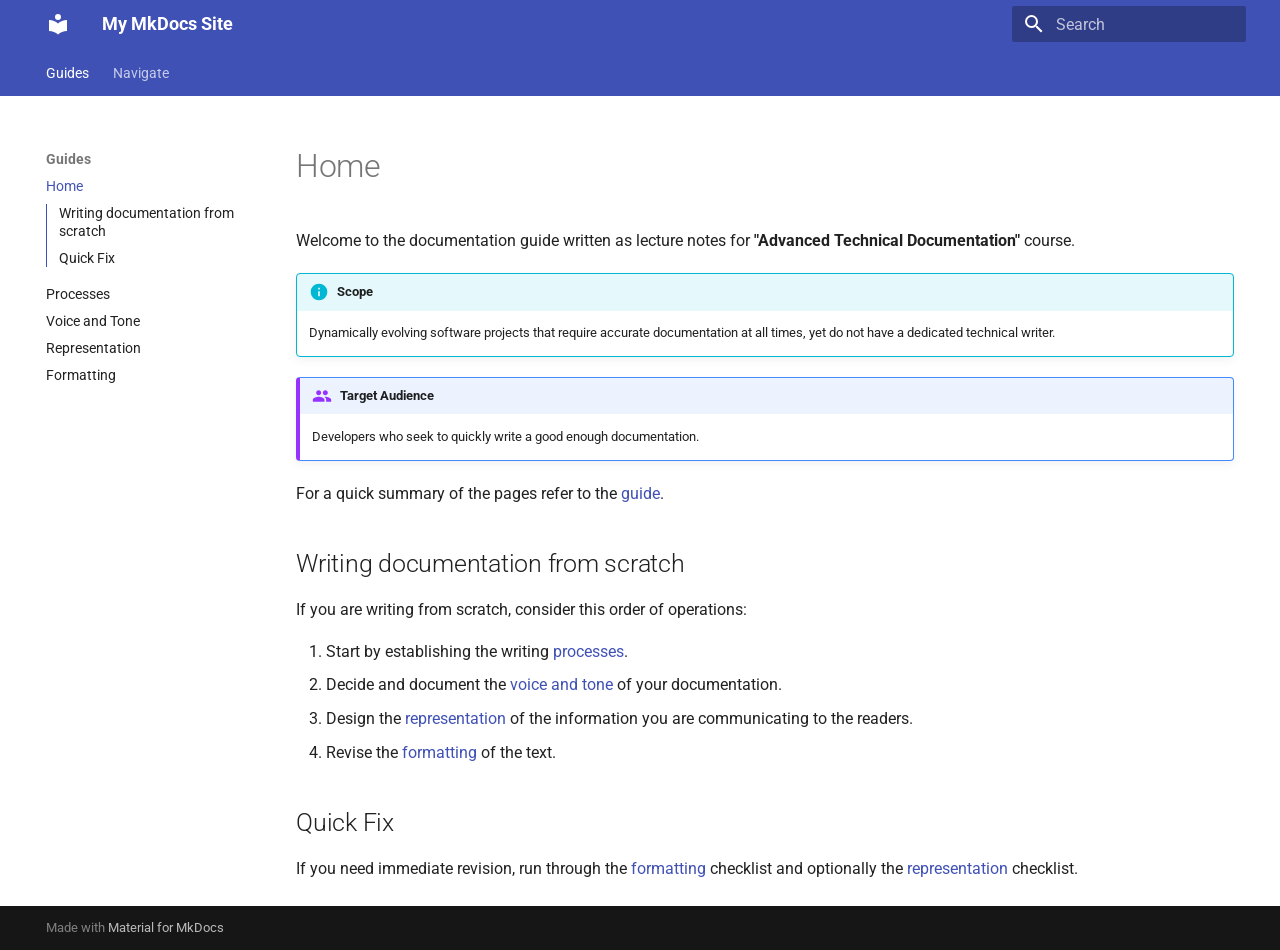
<file: index.html>
<!doctype html>
<html lang="en" class="no-js">
  <head>
    
      <meta charset="utf-8">
      <meta name="viewport" content="width=device-width,initial-scale=1">
      
        <meta name="description" content="A documenting practice repository for "Advanced Technical Communications" course.">
      
      
        <meta name="author" content="Dmitriy Prokopyev">
      
      
      
      
        <link rel="next" href="processes/">
      
      
        
      
      
      <link rel="icon" href="assets/images/favicon.png">
      <meta name="generator" content="mkdocs-1.6.1, mkdocs-material-9.7.6">
    
    
      
        <title>Home - My MkDocs Site</title>
      
    
    
      <link rel="stylesheet" href="assets/stylesheets/main.484c7ddc.min.css">
      
        
        <link rel="stylesheet" href="assets/stylesheets/palette.ab4e12ef.min.css">
      
      


    
    
      
    
    
      
        
        
        <link rel="preconnect" href="https://fonts.gstatic.com" crossorigin>
        <link rel="stylesheet" href="https://fonts.googleapis.com/css?family=Roboto:300,300i,400,400i,700,700i%7CRoboto+Mono:400,400i,700,700i&display=fallback">
        <style>:root{--md-text-font:"Roboto";--md-code-font:"Roboto Mono"}</style>
      
    
    
      <link rel="stylesheet" href="stylesheets/extra.css">
    
    <script>__md_scope=new URL(".",location),__md_hash=e=>[...e].reduce(((e,_)=>(e<<5)-e+_.charCodeAt(0)),0),__md_get=(e,_=localStorage,t=__md_scope)=>JSON.parse(_.getItem(t.pathname+"."+e)),__md_set=(e,_,t=localStorage,a=__md_scope)=>{try{t.setItem(a.pathname+"."+e,JSON.stringify(_))}catch(e){}}</script>
    
      

    
    
  </head>
  
  
    
    
    
    
    
    <body dir="ltr" data-md-color-scheme="default" data-md-color-primary="indigo" data-md-color-accent="deep-orange">
  
    
    <input class="md-toggle" data-md-toggle="drawer" type="checkbox" id="__drawer" autocomplete="off">
    <input class="md-toggle" data-md-toggle="search" type="checkbox" id="__search" autocomplete="off">
    <label class="md-overlay" for="__drawer"></label>
    <div data-md-component="skip">
      
        
        <a href="#home" class="md-skip">
          Skip to content
        </a>
      
    </div>
    <div data-md-component="announce">
      
    </div>
    
    
      

<header class="md-header" data-md-component="header">
  <nav class="md-header__inner md-grid" aria-label="Header">
    <a href="." title="My MkDocs Site" class="md-header__button md-logo" aria-label="My MkDocs Site" data-md-component="logo">
      
  
  <svg xmlns="http://www.w3.org/2000/svg" viewBox="0 0 24 24"><path d="M12 8a3 3 0 0 0 3-3 3 3 0 0 0-3-3 3 3 0 0 0-3 3 3 3 0 0 0 3 3m0 3.54C9.64 9.35 6.5 8 3 8v11c3.5 0 6.64 1.35 9 3.54 2.36-2.19 5.5-3.54 9-3.54V8c-3.5 0-6.64 1.35-9 3.54"/></svg>

    </a>
    <label class="md-header__button md-icon" for="__drawer">
      
      <svg xmlns="http://www.w3.org/2000/svg" viewBox="0 0 24 24"><path d="M3 6h18v2H3zm0 5h18v2H3zm0 5h18v2H3z"/></svg>
    </label>
    <div class="md-header__title" data-md-component="header-title">
      <div class="md-header__ellipsis">
        <div class="md-header__topic">
          <span class="md-ellipsis">
            My MkDocs Site
          </span>
        </div>
        <div class="md-header__topic" data-md-component="header-topic">
          <span class="md-ellipsis">
            
              Home
            
          </span>
        </div>
      </div>
    </div>
    
      
    
    
    
    
      
      
        <label class="md-header__button md-icon" for="__search">
          
          <svg xmlns="http://www.w3.org/2000/svg" viewBox="0 0 24 24"><path d="M9.5 3A6.5 6.5 0 0 1 16 9.5c0 1.61-.59 3.09-1.56 4.23l.27.27h.79l5 5-1.5 1.5-5-5v-.79l-.27-.27A6.52 6.52 0 0 1 9.5 16 6.5 6.5 0 0 1 3 9.5 6.5 6.5 0 0 1 9.5 3m0 2C7 5 5 7 5 9.5S7 14 9.5 14 14 12 14 9.5 12 5 9.5 5"/></svg>
        </label>
        <div class="md-search" data-md-component="search" role="dialog">
  <label class="md-search__overlay" for="__search"></label>
  <div class="md-search__inner" role="search">
    <form class="md-search__form" name="search">
      <input type="text" class="md-search__input" name="query" aria-label="Search" placeholder="Search" autocapitalize="off" autocorrect="off" autocomplete="off" spellcheck="false" data-md-component="search-query" required>
      <label class="md-search__icon md-icon" for="__search">
        
        <svg xmlns="http://www.w3.org/2000/svg" viewBox="0 0 24 24"><path d="M9.5 3A6.5 6.5 0 0 1 16 9.5c0 1.61-.59 3.09-1.56 4.23l.27.27h.79l5 5-1.5 1.5-5-5v-.79l-.27-.27A6.52 6.52 0 0 1 9.5 16 6.5 6.5 0 0 1 3 9.5 6.5 6.5 0 0 1 9.5 3m0 2C7 5 5 7 5 9.5S7 14 9.5 14 14 12 14 9.5 12 5 9.5 5"/></svg>
        
        <svg xmlns="http://www.w3.org/2000/svg" viewBox="0 0 24 24"><path d="M20 11v2H8l5.5 5.5-1.42 1.42L4.16 12l7.92-7.92L13.5 5.5 8 11z"/></svg>
      </label>
      <nav class="md-search__options" aria-label="Search">
        
        <button type="reset" class="md-search__icon md-icon" title="Clear" aria-label="Clear" tabindex="-1">
          
          <svg xmlns="http://www.w3.org/2000/svg" viewBox="0 0 24 24"><path d="M19 6.41 17.59 5 12 10.59 6.41 5 5 6.41 10.59 12 5 17.59 6.41 19 12 13.41 17.59 19 19 17.59 13.41 12z"/></svg>
        </button>
      </nav>
      
        <div class="md-search__suggest" data-md-component="search-suggest"></div>
      
    </form>
    <div class="md-search__output">
      <div class="md-search__scrollwrap" tabindex="0" data-md-scrollfix>
        <div class="md-search-result" data-md-component="search-result">
          <div class="md-search-result__meta">
            Initializing search
          </div>
          <ol class="md-search-result__list" role="presentation"></ol>
        </div>
      </div>
    </div>
  </div>
</div>
      
    
    
  </nav>
  
</header>
    
    <div class="md-container" data-md-component="container">
      
      
        
          
            
<nav class="md-tabs" aria-label="Tabs" data-md-component="tabs">
  <div class="md-grid">
    <ul class="md-tabs__list">
      
        
  
  
  
    
  
  
    
    
      <li class="md-tabs__item md-tabs__item--active">
        <a href="." class="md-tabs__link">
          
  
  
  Guides

        </a>
      </li>
    
  

      
        
  
  
  
  
    <li class="md-tabs__item">
      <a href="guide/" class="md-tabs__link">
        
  
  
    
  
  Navigate

      </a>
    </li>
  

      
    </ul>
  </div>
</nav>
          
        
      
      <main class="md-main" data-md-component="main">
        <div class="md-main__inner md-grid">
          
            
              
              <div class="md-sidebar md-sidebar--primary" data-md-component="sidebar" data-md-type="navigation" >
                <div class="md-sidebar__scrollwrap">
                  <div class="md-sidebar__inner">
                    


  


  

<nav class="md-nav md-nav--primary md-nav--lifted md-nav--integrated" aria-label="Navigation" data-md-level="0">
  <label class="md-nav__title" for="__drawer">
    <a href="." title="My MkDocs Site" class="md-nav__button md-logo" aria-label="My MkDocs Site" data-md-component="logo">
      
  
  <svg xmlns="http://www.w3.org/2000/svg" viewBox="0 0 24 24"><path d="M12 8a3 3 0 0 0 3-3 3 3 0 0 0-3-3 3 3 0 0 0-3 3 3 3 0 0 0 3 3m0 3.54C9.64 9.35 6.5 8 3 8v11c3.5 0 6.64 1.35 9 3.54 2.36-2.19 5.5-3.54 9-3.54V8c-3.5 0-6.64 1.35-9 3.54"/></svg>

    </a>
    My MkDocs Site
  </label>
  
  <ul class="md-nav__list" data-md-scrollfix>
    
      
      
  
  
    
  
  
  
    
    
    
    
      
        
        
      
      
        
      
    
    
    <li class="md-nav__item md-nav__item--active md-nav__item--section md-nav__item--nested">
      
        
        
        <input class="md-nav__toggle md-toggle " type="checkbox" id="__nav_1" checked>
        
          
          <label class="md-nav__link" for="__nav_1" id="__nav_1_label" tabindex="">
            
  
  
  <span class="md-ellipsis">
    
  
    Guides
  

    
  </span>
  
  

            <span class="md-nav__icon md-icon"></span>
          </label>
        
        <nav class="md-nav" data-md-level="1" aria-labelledby="__nav_1_label" aria-expanded="true">
          <label class="md-nav__title" for="__nav_1">
            <span class="md-nav__icon md-icon"></span>
            
  
    Guides
  

          </label>
          <ul class="md-nav__list" data-md-scrollfix>
            
              
                
  
  
    
  
  
  
    <li class="md-nav__item md-nav__item--active">
      
      <input class="md-nav__toggle md-toggle" type="checkbox" id="__toc">
      
      
        
      
      
        <label class="md-nav__link md-nav__link--active" for="__toc">
          
  
  
  <span class="md-ellipsis">
    
  
    Home
  

    
  </span>
  
  

          <span class="md-nav__icon md-icon"></span>
        </label>
      
      <a href="." class="md-nav__link md-nav__link--active">
        
  
  
  <span class="md-ellipsis">
    
  
    Home
  

    
  </span>
  
  

      </a>
      
        

<nav class="md-nav md-nav--secondary" aria-label="Table of contents">
  
  
  
    
  
  
    <label class="md-nav__title" for="__toc">
      <span class="md-nav__icon md-icon"></span>
      Table of contents
    </label>
    <ul class="md-nav__list" data-md-component="toc" data-md-scrollfix>
      
        <li class="md-nav__item">
  <a href="#writing-documentation-from-scratch" class="md-nav__link">
    <span class="md-ellipsis">
      
        Writing documentation from scratch
      
    </span>
  </a>
  
</li>
      
        <li class="md-nav__item">
  <a href="#quick-fix" class="md-nav__link">
    <span class="md-ellipsis">
      
        Quick Fix
      
    </span>
  </a>
  
</li>
      
    </ul>
  
</nav>
      
    </li>
  

              
            
              
                
  
  
  
  
    <li class="md-nav__item">
      <a href="processes/" class="md-nav__link">
        
  
  
  <span class="md-ellipsis">
    
  
    Processes
  

    
  </span>
  
  

      </a>
    </li>
  

              
            
              
                
  
  
  
  
    <li class="md-nav__item">
      <a href="voice_and_tone/" class="md-nav__link">
        
  
  
  <span class="md-ellipsis">
    
  
    Voice and Tone
  

    
  </span>
  
  

      </a>
    </li>
  

              
            
              
                
  
  
  
  
    <li class="md-nav__item">
      <a href="representation/" class="md-nav__link">
        
  
  
  <span class="md-ellipsis">
    
  
    Representation
  

    
  </span>
  
  

      </a>
    </li>
  

              
            
              
                
  
  
  
  
    <li class="md-nav__item">
      <a href="formatting/" class="md-nav__link">
        
  
  
  <span class="md-ellipsis">
    
  
    Formatting
  

    
  </span>
  
  

      </a>
    </li>
  

              
            
          </ul>
        </nav>
      
    </li>
  

    
      
      
  
  
  
  
    <li class="md-nav__item">
      <a href="guide/" class="md-nav__link">
        
  
  
  <span class="md-ellipsis">
    
  
    Navigate
  

    
  </span>
  
  

      </a>
    </li>
  

    
  </ul>
</nav>
                  </div>
                </div>
              </div>
            
            
          
          
            <div class="md-content" data-md-component="content">
              
              <article class="md-content__inner md-typeset">
                
                  



<h1 id="home">Home</h1>
<p>Welcome to the documentation guide written as lecture notes for <strong>"Advanced Technical Documentation"</strong> course.</p>
<div class="admonition info">
<p class="admonition-title">Scope</p>
<p>Dynamically evolving software projects that require accurate documentation at all times, yet do not have a dedicated technical writer.</p>
</div>
<div class="admonition people">
<p class="admonition-title">Target Audience</p>
<p>Developers who seek to quickly write a good enough documentation.</p>
</div>
<p>For a quick summary of the pages refer to the <a href="guide/">guide</a>.</p>
<h2 id="writing-documentation-from-scratch">Writing documentation from scratch</h2>
<p>If you are writing from scratch, consider this order of operations:</p>
<ol>
<li>Start by establishing the writing <a href="processes/">processes</a>.</li>
<li>Decide and document the <a href="voice_and_tone/">voice and tone</a> of your documentation.</li>
<li>Design the <a href="representation/">representation</a> of the information you are communicating to the readers.</li>
<li>Revise the <a href="formatting/">formatting</a> of the text.</li>
</ol>
<h2 id="quick-fix">Quick Fix</h2>
<p>If you need immediate revision, run through the <a href="formatting/">formatting</a> checklist and optionally the <a href="representation/">representation</a> checklist.</p>












                
              </article>
            </div>
          
          
  <script>var tabs=__md_get("__tabs");if(Array.isArray(tabs))e:for(var set of document.querySelectorAll(".tabbed-set")){var labels=set.querySelector(".tabbed-labels");for(var tab of tabs)for(var label of labels.getElementsByTagName("label"))if(label.innerText.trim()===tab){var input=document.getElementById(label.htmlFor);input.checked=!0;continue e}}</script>

<script>var target=document.getElementById(location.hash.slice(1));target&&target.name&&(target.checked=target.name.startsWith("__tabbed_"))</script>
        </div>
        
      </main>
      
        <footer class="md-footer">
  
  <div class="md-footer-meta md-typeset">
    <div class="md-footer-meta__inner md-grid">
      <div class="md-copyright">
  
  
    Made with
    <a href="https://squidfunk.github.io/mkdocs-material/" target="_blank" rel="noopener">
      Material for MkDocs
    </a>
  
</div>
      
    </div>
  </div>
</footer>
      
    </div>
    <div class="md-dialog" data-md-component="dialog">
      <div class="md-dialog__inner md-typeset"></div>
    </div>
    
    
    
      
      
      <script id="__config" type="application/json">{"annotate": null, "base": ".", "features": ["navigation.tabs", "navigation.sections", "toc.integrate", "search.suggest", "search.highlight", "content.tabs.link", "content.code.annotate"], "search": "assets/javascripts/workers/search.2c215733.min.js", "tags": null, "translations": {"clipboard.copied": "Copied to clipboard", "clipboard.copy": "Copy to clipboard", "search.result.more.one": "1 more on this page", "search.result.more.other": "# more on this page", "search.result.none": "No matching documents", "search.result.one": "1 matching document", "search.result.other": "# matching documents", "search.result.placeholder": "Type to start searching", "search.result.term.missing": "Missing", "select.version": "Select version"}, "version": null}</script>
    
    
      <script src="assets/javascripts/bundle.79ae519e.min.js"></script>
      
    
  </body>
</html>
</file>
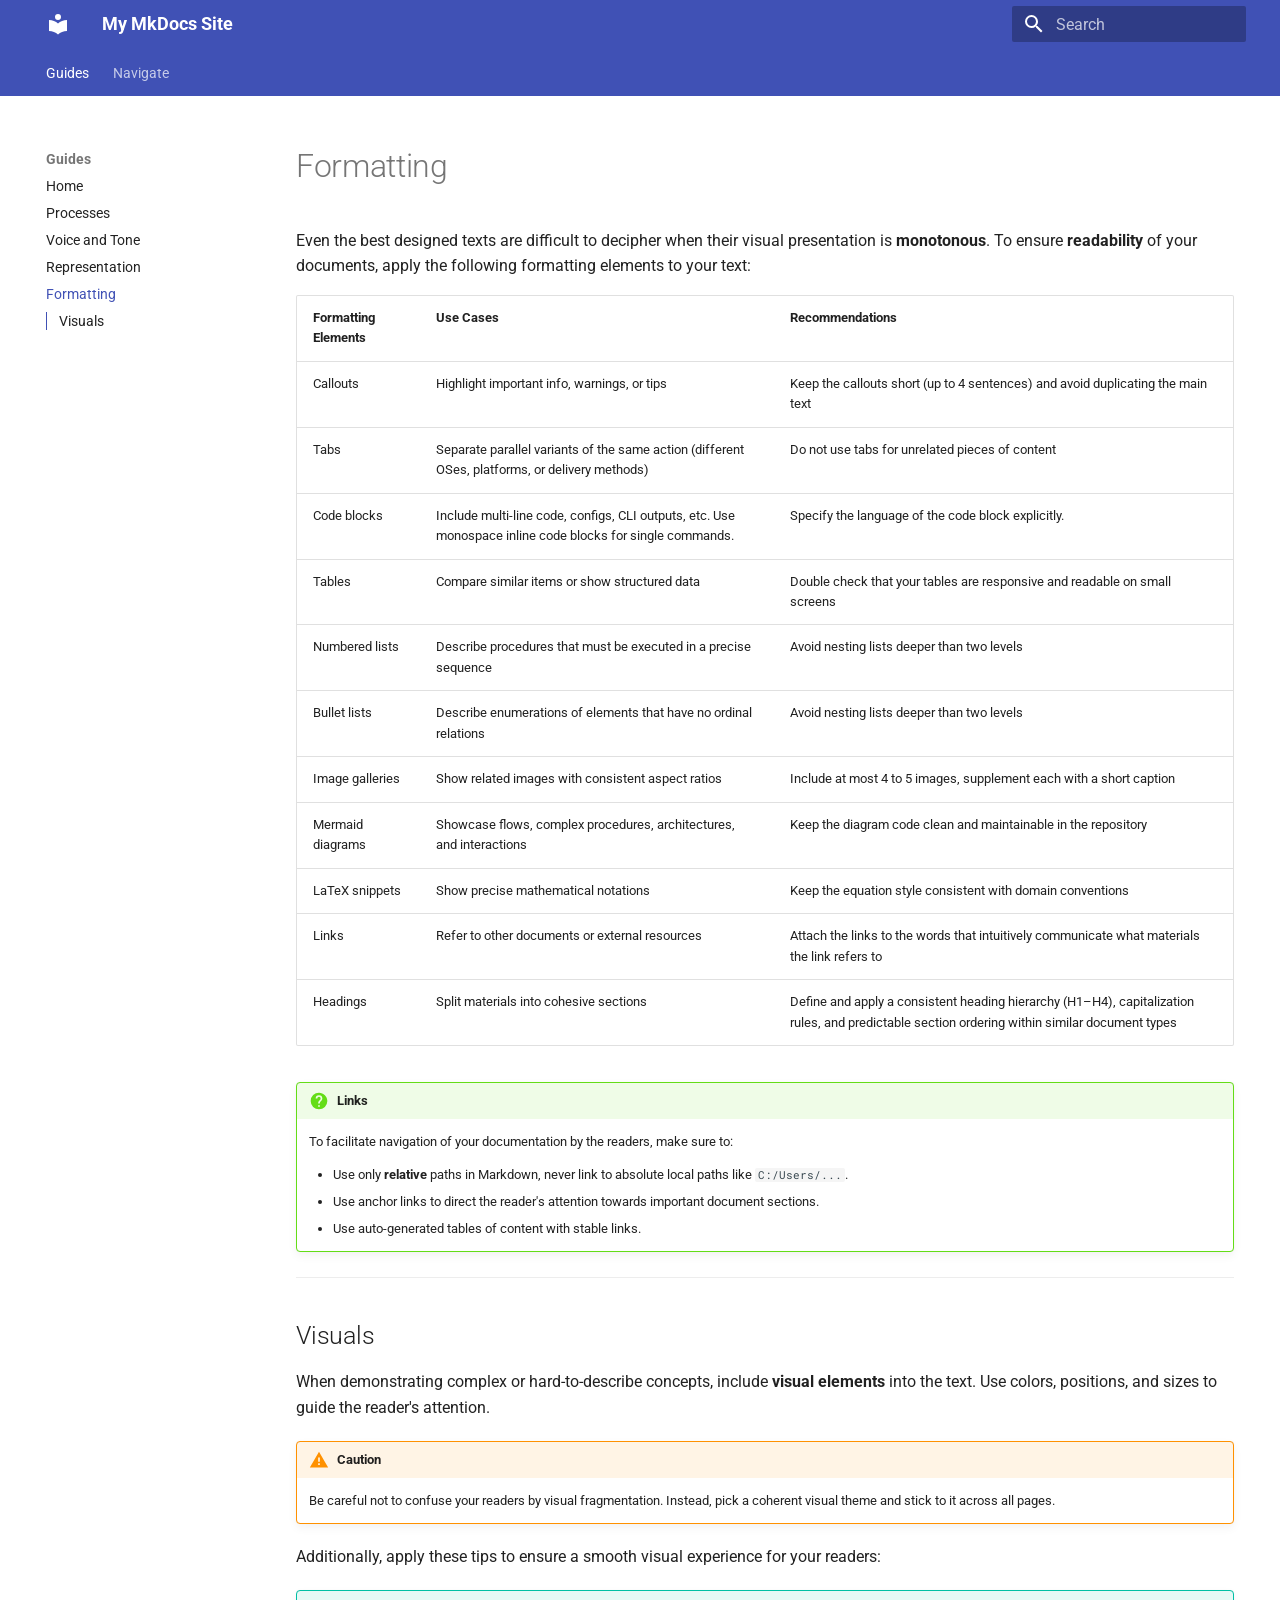
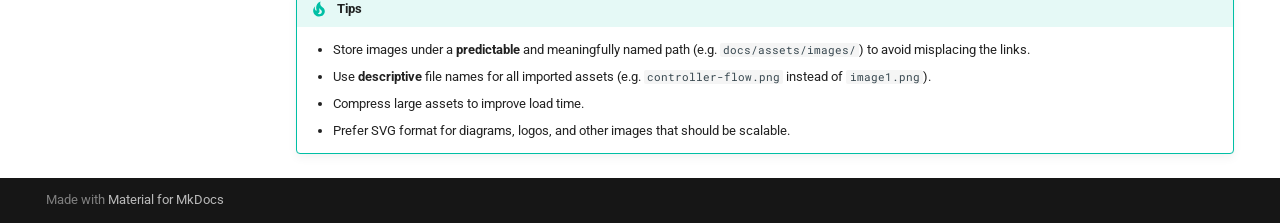
<file: formatting/index.html>
<!doctype html>
<html lang="en" class="no-js">
  <head>
    
      <meta charset="utf-8">
      <meta name="viewport" content="width=device-width,initial-scale=1">
      
        <meta name="description" content="A documenting practice repository for "Advanced Technical Communications" course.">
      
      
        <meta name="author" content="Dmitriy Prokopyev">
      
      
      
        <link rel="prev" href="../representation/">
      
      
        <link rel="next" href="../guide/">
      
      
        
      
      
      <link rel="icon" href="../assets/images/favicon.png">
      <meta name="generator" content="mkdocs-1.6.1, mkdocs-material-9.7.6">
    
    
      
        <title>Formatting - My MkDocs Site</title>
      
    
    
      <link rel="stylesheet" href="../assets/stylesheets/main.484c7ddc.min.css">
      
        
        <link rel="stylesheet" href="../assets/stylesheets/palette.ab4e12ef.min.css">
      
      


    
    
      
    
    
      
        
        
        <link rel="preconnect" href="https://fonts.gstatic.com" crossorigin>
        <link rel="stylesheet" href="https://fonts.googleapis.com/css?family=Roboto:300,300i,400,400i,700,700i%7CRoboto+Mono:400,400i,700,700i&display=fallback">
        <style>:root{--md-text-font:"Roboto";--md-code-font:"Roboto Mono"}</style>
      
    
    
      <link rel="stylesheet" href="../stylesheets/extra.css">
    
    <script>__md_scope=new URL("..",location),__md_hash=e=>[...e].reduce(((e,_)=>(e<<5)-e+_.charCodeAt(0)),0),__md_get=(e,_=localStorage,t=__md_scope)=>JSON.parse(_.getItem(t.pathname+"."+e)),__md_set=(e,_,t=localStorage,a=__md_scope)=>{try{t.setItem(a.pathname+"."+e,JSON.stringify(_))}catch(e){}}</script>
    
      

    
    
  </head>
  
  
    
    
    
    
    
    <body dir="ltr" data-md-color-scheme="default" data-md-color-primary="indigo" data-md-color-accent="deep-orange">
  
    
    <input class="md-toggle" data-md-toggle="drawer" type="checkbox" id="__drawer" autocomplete="off">
    <input class="md-toggle" data-md-toggle="search" type="checkbox" id="__search" autocomplete="off">
    <label class="md-overlay" for="__drawer"></label>
    <div data-md-component="skip">
      
        
        <a href="#formatting" class="md-skip">
          Skip to content
        </a>
      
    </div>
    <div data-md-component="announce">
      
    </div>
    
    
      

<header class="md-header" data-md-component="header">
  <nav class="md-header__inner md-grid" aria-label="Header">
    <a href=".." title="My MkDocs Site" class="md-header__button md-logo" aria-label="My MkDocs Site" data-md-component="logo">
      
  
  <svg xmlns="http://www.w3.org/2000/svg" viewBox="0 0 24 24"><path d="M12 8a3 3 0 0 0 3-3 3 3 0 0 0-3-3 3 3 0 0 0-3 3 3 3 0 0 0 3 3m0 3.54C9.64 9.35 6.5 8 3 8v11c3.5 0 6.64 1.35 9 3.54 2.36-2.19 5.5-3.54 9-3.54V8c-3.5 0-6.64 1.35-9 3.54"/></svg>

    </a>
    <label class="md-header__button md-icon" for="__drawer">
      
      <svg xmlns="http://www.w3.org/2000/svg" viewBox="0 0 24 24"><path d="M3 6h18v2H3zm0 5h18v2H3zm0 5h18v2H3z"/></svg>
    </label>
    <div class="md-header__title" data-md-component="header-title">
      <div class="md-header__ellipsis">
        <div class="md-header__topic">
          <span class="md-ellipsis">
            My MkDocs Site
          </span>
        </div>
        <div class="md-header__topic" data-md-component="header-topic">
          <span class="md-ellipsis">
            
              Formatting
            
          </span>
        </div>
      </div>
    </div>
    
      
    
    
    
    
      
      
        <label class="md-header__button md-icon" for="__search">
          
          <svg xmlns="http://www.w3.org/2000/svg" viewBox="0 0 24 24"><path d="M9.5 3A6.5 6.5 0 0 1 16 9.5c0 1.61-.59 3.09-1.56 4.23l.27.27h.79l5 5-1.5 1.5-5-5v-.79l-.27-.27A6.52 6.52 0 0 1 9.5 16 6.5 6.5 0 0 1 3 9.5 6.5 6.5 0 0 1 9.5 3m0 2C7 5 5 7 5 9.5S7 14 9.5 14 14 12 14 9.5 12 5 9.5 5"/></svg>
        </label>
        <div class="md-search" data-md-component="search" role="dialog">
  <label class="md-search__overlay" for="__search"></label>
  <div class="md-search__inner" role="search">
    <form class="md-search__form" name="search">
      <input type="text" class="md-search__input" name="query" aria-label="Search" placeholder="Search" autocapitalize="off" autocorrect="off" autocomplete="off" spellcheck="false" data-md-component="search-query" required>
      <label class="md-search__icon md-icon" for="__search">
        
        <svg xmlns="http://www.w3.org/2000/svg" viewBox="0 0 24 24"><path d="M9.5 3A6.5 6.5 0 0 1 16 9.5c0 1.61-.59 3.09-1.56 4.23l.27.27h.79l5 5-1.5 1.5-5-5v-.79l-.27-.27A6.52 6.52 0 0 1 9.5 16 6.5 6.5 0 0 1 3 9.5 6.5 6.5 0 0 1 9.5 3m0 2C7 5 5 7 5 9.5S7 14 9.5 14 14 12 14 9.5 12 5 9.5 5"/></svg>
        
        <svg xmlns="http://www.w3.org/2000/svg" viewBox="0 0 24 24"><path d="M20 11v2H8l5.5 5.5-1.42 1.42L4.16 12l7.92-7.92L13.5 5.5 8 11z"/></svg>
      </label>
      <nav class="md-search__options" aria-label="Search">
        
        <button type="reset" class="md-search__icon md-icon" title="Clear" aria-label="Clear" tabindex="-1">
          
          <svg xmlns="http://www.w3.org/2000/svg" viewBox="0 0 24 24"><path d="M19 6.41 17.59 5 12 10.59 6.41 5 5 6.41 10.59 12 5 17.59 6.41 19 12 13.41 17.59 19 19 17.59 13.41 12z"/></svg>
        </button>
      </nav>
      
        <div class="md-search__suggest" data-md-component="search-suggest"></div>
      
    </form>
    <div class="md-search__output">
      <div class="md-search__scrollwrap" tabindex="0" data-md-scrollfix>
        <div class="md-search-result" data-md-component="search-result">
          <div class="md-search-result__meta">
            Initializing search
          </div>
          <ol class="md-search-result__list" role="presentation"></ol>
        </div>
      </div>
    </div>
  </div>
</div>
      
    
    
  </nav>
  
</header>
    
    <div class="md-container" data-md-component="container">
      
      
        
          
            
<nav class="md-tabs" aria-label="Tabs" data-md-component="tabs">
  <div class="md-grid">
    <ul class="md-tabs__list">
      
        
  
  
  
    
  
  
    
    
      <li class="md-tabs__item md-tabs__item--active">
        <a href=".." class="md-tabs__link">
          
  
  
  Guides

        </a>
      </li>
    
  

      
        
  
  
  
  
    <li class="md-tabs__item">
      <a href="../guide/" class="md-tabs__link">
        
  
  
    
  
  Navigate

      </a>
    </li>
  

      
    </ul>
  </div>
</nav>
          
        
      
      <main class="md-main" data-md-component="main">
        <div class="md-main__inner md-grid">
          
            
              
              <div class="md-sidebar md-sidebar--primary" data-md-component="sidebar" data-md-type="navigation" >
                <div class="md-sidebar__scrollwrap">
                  <div class="md-sidebar__inner">
                    


  


  

<nav class="md-nav md-nav--primary md-nav--lifted md-nav--integrated" aria-label="Navigation" data-md-level="0">
  <label class="md-nav__title" for="__drawer">
    <a href=".." title="My MkDocs Site" class="md-nav__button md-logo" aria-label="My MkDocs Site" data-md-component="logo">
      
  
  <svg xmlns="http://www.w3.org/2000/svg" viewBox="0 0 24 24"><path d="M12 8a3 3 0 0 0 3-3 3 3 0 0 0-3-3 3 3 0 0 0-3 3 3 3 0 0 0 3 3m0 3.54C9.64 9.35 6.5 8 3 8v11c3.5 0 6.64 1.35 9 3.54 2.36-2.19 5.5-3.54 9-3.54V8c-3.5 0-6.64 1.35-9 3.54"/></svg>

    </a>
    My MkDocs Site
  </label>
  
  <ul class="md-nav__list" data-md-scrollfix>
    
      
      
  
  
    
  
  
  
    
    
    
    
      
        
        
      
      
        
      
    
    
    <li class="md-nav__item md-nav__item--active md-nav__item--section md-nav__item--nested">
      
        
        
        <input class="md-nav__toggle md-toggle " type="checkbox" id="__nav_1" checked>
        
          
          <label class="md-nav__link" for="__nav_1" id="__nav_1_label" tabindex="">
            
  
  
  <span class="md-ellipsis">
    
  
    Guides
  

    
  </span>
  
  

            <span class="md-nav__icon md-icon"></span>
          </label>
        
        <nav class="md-nav" data-md-level="1" aria-labelledby="__nav_1_label" aria-expanded="true">
          <label class="md-nav__title" for="__nav_1">
            <span class="md-nav__icon md-icon"></span>
            
  
    Guides
  

          </label>
          <ul class="md-nav__list" data-md-scrollfix>
            
              
                
  
  
  
  
    <li class="md-nav__item">
      <a href=".." class="md-nav__link">
        
  
  
  <span class="md-ellipsis">
    
  
    Home
  

    
  </span>
  
  

      </a>
    </li>
  

              
            
              
                
  
  
  
  
    <li class="md-nav__item">
      <a href="../processes/" class="md-nav__link">
        
  
  
  <span class="md-ellipsis">
    
  
    Processes
  

    
  </span>
  
  

      </a>
    </li>
  

              
            
              
                
  
  
  
  
    <li class="md-nav__item">
      <a href="../voice_and_tone/" class="md-nav__link">
        
  
  
  <span class="md-ellipsis">
    
  
    Voice and Tone
  

    
  </span>
  
  

      </a>
    </li>
  

              
            
              
                
  
  
  
  
    <li class="md-nav__item">
      <a href="../representation/" class="md-nav__link">
        
  
  
  <span class="md-ellipsis">
    
  
    Representation
  

    
  </span>
  
  

      </a>
    </li>
  

              
            
              
                
  
  
    
  
  
  
    <li class="md-nav__item md-nav__item--active">
      
      <input class="md-nav__toggle md-toggle" type="checkbox" id="__toc">
      
      
        
      
      
        <label class="md-nav__link md-nav__link--active" for="__toc">
          
  
  
  <span class="md-ellipsis">
    
  
    Formatting
  

    
  </span>
  
  

          <span class="md-nav__icon md-icon"></span>
        </label>
      
      <a href="./" class="md-nav__link md-nav__link--active">
        
  
  
  <span class="md-ellipsis">
    
  
    Formatting
  

    
  </span>
  
  

      </a>
      
        

<nav class="md-nav md-nav--secondary" aria-label="Table of contents">
  
  
  
    
  
  
    <label class="md-nav__title" for="__toc">
      <span class="md-nav__icon md-icon"></span>
      Table of contents
    </label>
    <ul class="md-nav__list" data-md-component="toc" data-md-scrollfix>
      
        <li class="md-nav__item">
  <a href="#visuals" class="md-nav__link">
    <span class="md-ellipsis">
      
        Visuals
      
    </span>
  </a>
  
</li>
      
    </ul>
  
</nav>
      
    </li>
  

              
            
          </ul>
        </nav>
      
    </li>
  

    
      
      
  
  
  
  
    <li class="md-nav__item">
      <a href="../guide/" class="md-nav__link">
        
  
  
  <span class="md-ellipsis">
    
  
    Navigate
  

    
  </span>
  
  

      </a>
    </li>
  

    
  </ul>
</nav>
                  </div>
                </div>
              </div>
            
            
          
          
            <div class="md-content" data-md-component="content">
              
              <article class="md-content__inner md-typeset">
                
                  



<h1 id="formatting">Formatting</h1>
<p>Even the best designed texts are difficult to decipher when their visual presentation is <strong>monotonous</strong>. To ensure <strong>readability</strong> of your documents, apply the following formatting elements to your text:</p>
<table>
<thead>
<tr>
<th>Formatting Elements</th>
<th>Use Cases</th>
<th>Recommendations</th>
</tr>
</thead>
<tbody>
<tr>
<td>Callouts</td>
<td>Highlight important info, warnings, or tips</td>
<td>Keep the callouts short (up to 4 sentences) and avoid duplicating the main text</td>
</tr>
<tr>
<td>Tabs</td>
<td>Separate parallel variants of the same action (different OSes, platforms, or delivery methods)</td>
<td>Do not use tabs for unrelated pieces of content</td>
</tr>
<tr>
<td>Code blocks</td>
<td>Include multi-line code, configs, CLI outputs, etc. Use monospace inline code blocks for single commands.</td>
<td>Specify the language of the code block explicitly.</td>
</tr>
<tr>
<td>Tables</td>
<td>Compare similar items or show structured data</td>
<td>Double check that your tables are responsive and readable on small screens</td>
</tr>
<tr>
<td>Numbered lists</td>
<td>Describe procedures that must be executed in a precise sequence</td>
<td>Avoid nesting lists deeper than two levels</td>
</tr>
<tr>
<td>Bullet lists</td>
<td>Describe enumerations of elements that have no ordinal relations</td>
<td>Avoid nesting lists deeper than two levels</td>
</tr>
<tr>
<td>Image galleries</td>
<td>Show related images with consistent aspect ratios</td>
<td>Include at most 4 to 5 images, supplement each with a short caption</td>
</tr>
<tr>
<td>Mermaid diagrams</td>
<td>Showcase flows, complex procedures, architectures, and interactions</td>
<td>Keep the diagram code clean and maintainable in the repository</td>
</tr>
<tr>
<td>LaTeX snippets</td>
<td>Show precise mathematical notations</td>
<td>Keep the equation style consistent with domain conventions</td>
</tr>
<tr>
<td>Links</td>
<td>Refer to other documents or external resources</td>
<td>Attach the links to the words that intuitively communicate what materials the link refers to</td>
</tr>
<tr>
<td>Headings</td>
<td>Split materials into cohesive sections</td>
<td>Define and apply a consistent heading hierarchy (H1–H4), capitalization rules, and predictable section ordering within similar document types</td>
</tr>
</tbody>
</table>
<div class="admonition question">
<p class="admonition-title">Links</p>
<p>To facilitate navigation of your documentation by the readers, make sure to:</p>
<ul>
<li>Use only <strong>relative</strong> paths in Markdown, never link to absolute local paths like <code>C:/Users/...</code>.</li>
<li>Use anchor links to direct the reader's attention towards important document sections.</li>
<li>Use auto-generated tables of content with stable links.</li>
</ul>
</div>
<hr />
<h2 id="visuals">Visuals</h2>
<p>When demonstrating complex or hard-to-describe concepts, include <strong>visual elements</strong> into the text. Use colors, positions, and sizes to guide the reader's attention.</p>
<div class="admonition warning">
<p class="admonition-title">Caution</p>
<p>Be careful not to confuse your readers by visual fragmentation. Instead, pick a coherent visual theme and stick to it across all pages.</p>
</div>
<p>Additionally, apply these tips to ensure a smooth visual experience for your readers:</p>
<div class="admonition tip">
<p class="admonition-title">Tips</p>
<ul>
<li>Store images under a <strong>predictable</strong> and meaningfully named path (e.g. <code>docs/assets/images/</code>) to avoid misplacing the links.</li>
<li>Use <strong>descriptive</strong> file names for all imported assets (e.g. <code>controller-flow.png</code> instead of <code>image1.png</code>).</li>
<li>Compress large assets to improve load time.</li>
<li>Prefer SVG format for diagrams, logos, and other images that should be scalable.</li>
</ul>
</div>












                
              </article>
            </div>
          
          
  <script>var tabs=__md_get("__tabs");if(Array.isArray(tabs))e:for(var set of document.querySelectorAll(".tabbed-set")){var labels=set.querySelector(".tabbed-labels");for(var tab of tabs)for(var label of labels.getElementsByTagName("label"))if(label.innerText.trim()===tab){var input=document.getElementById(label.htmlFor);input.checked=!0;continue e}}</script>

<script>var target=document.getElementById(location.hash.slice(1));target&&target.name&&(target.checked=target.name.startsWith("__tabbed_"))</script>
        </div>
        
      </main>
      
        <footer class="md-footer">
  
  <div class="md-footer-meta md-typeset">
    <div class="md-footer-meta__inner md-grid">
      <div class="md-copyright">
  
  
    Made with
    <a href="https://squidfunk.github.io/mkdocs-material/" target="_blank" rel="noopener">
      Material for MkDocs
    </a>
  
</div>
      
    </div>
  </div>
</footer>
      
    </div>
    <div class="md-dialog" data-md-component="dialog">
      <div class="md-dialog__inner md-typeset"></div>
    </div>
    
    
    
      
      
      <script id="__config" type="application/json">{"annotate": null, "base": "..", "features": ["navigation.tabs", "navigation.sections", "toc.integrate", "search.suggest", "search.highlight", "content.tabs.link", "content.code.annotate"], "search": "../assets/javascripts/workers/search.2c215733.min.js", "tags": null, "translations": {"clipboard.copied": "Copied to clipboard", "clipboard.copy": "Copy to clipboard", "search.result.more.one": "1 more on this page", "search.result.more.other": "# more on this page", "search.result.none": "No matching documents", "search.result.one": "1 matching document", "search.result.other": "# matching documents", "search.result.placeholder": "Type to start searching", "search.result.term.missing": "Missing", "select.version": "Select version"}, "version": null}</script>
    
    
      <script src="../assets/javascripts/bundle.79ae519e.min.js"></script>
      
    
  </body>
</html>
</file>
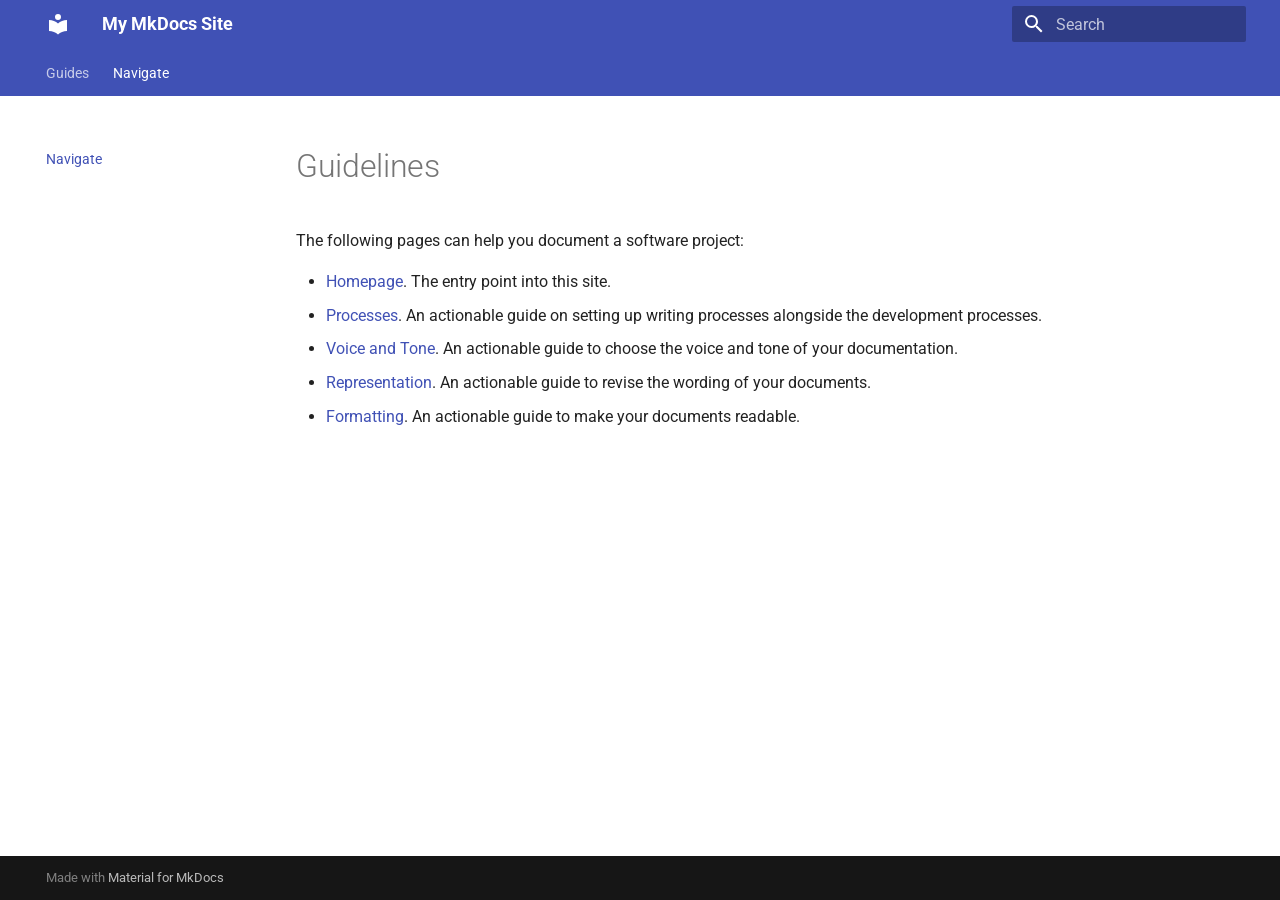
<file: guide/index.html>
<!doctype html>
<html lang="en" class="no-js">
  <head>
    
      <meta charset="utf-8">
      <meta name="viewport" content="width=device-width,initial-scale=1">
      
        <meta name="description" content="A documenting practice repository for "Advanced Technical Communications" course.">
      
      
        <meta name="author" content="Dmitriy Prokopyev">
      
      
      
        <link rel="prev" href="../formatting/">
      
      
      
        
      
      
      <link rel="icon" href="../assets/images/favicon.png">
      <meta name="generator" content="mkdocs-1.6.1, mkdocs-material-9.7.6">
    
    
      
        <title>Navigate - My MkDocs Site</title>
      
    
    
      <link rel="stylesheet" href="../assets/stylesheets/main.484c7ddc.min.css">
      
        
        <link rel="stylesheet" href="../assets/stylesheets/palette.ab4e12ef.min.css">
      
      


    
    
      
    
    
      
        
        
        <link rel="preconnect" href="https://fonts.gstatic.com" crossorigin>
        <link rel="stylesheet" href="https://fonts.googleapis.com/css?family=Roboto:300,300i,400,400i,700,700i%7CRoboto+Mono:400,400i,700,700i&display=fallback">
        <style>:root{--md-text-font:"Roboto";--md-code-font:"Roboto Mono"}</style>
      
    
    
      <link rel="stylesheet" href="../stylesheets/extra.css">
    
    <script>__md_scope=new URL("..",location),__md_hash=e=>[...e].reduce(((e,_)=>(e<<5)-e+_.charCodeAt(0)),0),__md_get=(e,_=localStorage,t=__md_scope)=>JSON.parse(_.getItem(t.pathname+"."+e)),__md_set=(e,_,t=localStorage,a=__md_scope)=>{try{t.setItem(a.pathname+"."+e,JSON.stringify(_))}catch(e){}}</script>
    
      

    
    
  </head>
  
  
    
    
    
    
    
    <body dir="ltr" data-md-color-scheme="default" data-md-color-primary="indigo" data-md-color-accent="deep-orange">
  
    
    <input class="md-toggle" data-md-toggle="drawer" type="checkbox" id="__drawer" autocomplete="off">
    <input class="md-toggle" data-md-toggle="search" type="checkbox" id="__search" autocomplete="off">
    <label class="md-overlay" for="__drawer"></label>
    <div data-md-component="skip">
      
        
        <a href="#guidelines" class="md-skip">
          Skip to content
        </a>
      
    </div>
    <div data-md-component="announce">
      
    </div>
    
    
      

<header class="md-header" data-md-component="header">
  <nav class="md-header__inner md-grid" aria-label="Header">
    <a href=".." title="My MkDocs Site" class="md-header__button md-logo" aria-label="My MkDocs Site" data-md-component="logo">
      
  
  <svg xmlns="http://www.w3.org/2000/svg" viewBox="0 0 24 24"><path d="M12 8a3 3 0 0 0 3-3 3 3 0 0 0-3-3 3 3 0 0 0-3 3 3 3 0 0 0 3 3m0 3.54C9.64 9.35 6.5 8 3 8v11c3.5 0 6.64 1.35 9 3.54 2.36-2.19 5.5-3.54 9-3.54V8c-3.5 0-6.64 1.35-9 3.54"/></svg>

    </a>
    <label class="md-header__button md-icon" for="__drawer">
      
      <svg xmlns="http://www.w3.org/2000/svg" viewBox="0 0 24 24"><path d="M3 6h18v2H3zm0 5h18v2H3zm0 5h18v2H3z"/></svg>
    </label>
    <div class="md-header__title" data-md-component="header-title">
      <div class="md-header__ellipsis">
        <div class="md-header__topic">
          <span class="md-ellipsis">
            My MkDocs Site
          </span>
        </div>
        <div class="md-header__topic" data-md-component="header-topic">
          <span class="md-ellipsis">
            
              Navigate
            
          </span>
        </div>
      </div>
    </div>
    
      
    
    
    
    
      
      
        <label class="md-header__button md-icon" for="__search">
          
          <svg xmlns="http://www.w3.org/2000/svg" viewBox="0 0 24 24"><path d="M9.5 3A6.5 6.5 0 0 1 16 9.5c0 1.61-.59 3.09-1.56 4.23l.27.27h.79l5 5-1.5 1.5-5-5v-.79l-.27-.27A6.52 6.52 0 0 1 9.5 16 6.5 6.5 0 0 1 3 9.5 6.5 6.5 0 0 1 9.5 3m0 2C7 5 5 7 5 9.5S7 14 9.5 14 14 12 14 9.5 12 5 9.5 5"/></svg>
        </label>
        <div class="md-search" data-md-component="search" role="dialog">
  <label class="md-search__overlay" for="__search"></label>
  <div class="md-search__inner" role="search">
    <form class="md-search__form" name="search">
      <input type="text" class="md-search__input" name="query" aria-label="Search" placeholder="Search" autocapitalize="off" autocorrect="off" autocomplete="off" spellcheck="false" data-md-component="search-query" required>
      <label class="md-search__icon md-icon" for="__search">
        
        <svg xmlns="http://www.w3.org/2000/svg" viewBox="0 0 24 24"><path d="M9.5 3A6.5 6.5 0 0 1 16 9.5c0 1.61-.59 3.09-1.56 4.23l.27.27h.79l5 5-1.5 1.5-5-5v-.79l-.27-.27A6.52 6.52 0 0 1 9.5 16 6.5 6.5 0 0 1 3 9.5 6.5 6.5 0 0 1 9.5 3m0 2C7 5 5 7 5 9.5S7 14 9.5 14 14 12 14 9.5 12 5 9.5 5"/></svg>
        
        <svg xmlns="http://www.w3.org/2000/svg" viewBox="0 0 24 24"><path d="M20 11v2H8l5.5 5.5-1.42 1.42L4.16 12l7.92-7.92L13.5 5.5 8 11z"/></svg>
      </label>
      <nav class="md-search__options" aria-label="Search">
        
        <button type="reset" class="md-search__icon md-icon" title="Clear" aria-label="Clear" tabindex="-1">
          
          <svg xmlns="http://www.w3.org/2000/svg" viewBox="0 0 24 24"><path d="M19 6.41 17.59 5 12 10.59 6.41 5 5 6.41 10.59 12 5 17.59 6.41 19 12 13.41 17.59 19 19 17.59 13.41 12z"/></svg>
        </button>
      </nav>
      
        <div class="md-search__suggest" data-md-component="search-suggest"></div>
      
    </form>
    <div class="md-search__output">
      <div class="md-search__scrollwrap" tabindex="0" data-md-scrollfix>
        <div class="md-search-result" data-md-component="search-result">
          <div class="md-search-result__meta">
            Initializing search
          </div>
          <ol class="md-search-result__list" role="presentation"></ol>
        </div>
      </div>
    </div>
  </div>
</div>
      
    
    
  </nav>
  
</header>
    
    <div class="md-container" data-md-component="container">
      
      
        
          
            
<nav class="md-tabs" aria-label="Tabs" data-md-component="tabs">
  <div class="md-grid">
    <ul class="md-tabs__list">
      
        
  
  
  
  
    
    
      <li class="md-tabs__item">
        <a href=".." class="md-tabs__link">
          
  
  
  Guides

        </a>
      </li>
    
  

      
        
  
  
  
    
  
  
    <li class="md-tabs__item md-tabs__item--active">
      <a href="./" class="md-tabs__link">
        
  
  
    
  
  Navigate

      </a>
    </li>
  

      
    </ul>
  </div>
</nav>
          
        
      
      <main class="md-main" data-md-component="main">
        <div class="md-main__inner md-grid">
          
            
              
              <div class="md-sidebar md-sidebar--primary" data-md-component="sidebar" data-md-type="navigation" >
                <div class="md-sidebar__scrollwrap">
                  <div class="md-sidebar__inner">
                    


  


  

<nav class="md-nav md-nav--primary md-nav--lifted md-nav--integrated" aria-label="Navigation" data-md-level="0">
  <label class="md-nav__title" for="__drawer">
    <a href=".." title="My MkDocs Site" class="md-nav__button md-logo" aria-label="My MkDocs Site" data-md-component="logo">
      
  
  <svg xmlns="http://www.w3.org/2000/svg" viewBox="0 0 24 24"><path d="M12 8a3 3 0 0 0 3-3 3 3 0 0 0-3-3 3 3 0 0 0-3 3 3 3 0 0 0 3 3m0 3.54C9.64 9.35 6.5 8 3 8v11c3.5 0 6.64 1.35 9 3.54 2.36-2.19 5.5-3.54 9-3.54V8c-3.5 0-6.64 1.35-9 3.54"/></svg>

    </a>
    My MkDocs Site
  </label>
  
  <ul class="md-nav__list" data-md-scrollfix>
    
      
      
  
  
  
  
    
    
    
    
      
      
        
      
    
    
    <li class="md-nav__item md-nav__item--nested">
      
        
        
        <input class="md-nav__toggle md-toggle " type="checkbox" id="__nav_1" >
        
          
          <label class="md-nav__link" for="__nav_1" id="__nav_1_label" tabindex="0">
            
  
  
  <span class="md-ellipsis">
    
  
    Guides
  

    
  </span>
  
  

            <span class="md-nav__icon md-icon"></span>
          </label>
        
        <nav class="md-nav" data-md-level="1" aria-labelledby="__nav_1_label" aria-expanded="false">
          <label class="md-nav__title" for="__nav_1">
            <span class="md-nav__icon md-icon"></span>
            
  
    Guides
  

          </label>
          <ul class="md-nav__list" data-md-scrollfix>
            
              
                
  
  
  
  
    <li class="md-nav__item">
      <a href=".." class="md-nav__link">
        
  
  
  <span class="md-ellipsis">
    
  
    Home
  

    
  </span>
  
  

      </a>
    </li>
  

              
            
              
                
  
  
  
  
    <li class="md-nav__item">
      <a href="../processes/" class="md-nav__link">
        
  
  
  <span class="md-ellipsis">
    
  
    Processes
  

    
  </span>
  
  

      </a>
    </li>
  

              
            
              
                
  
  
  
  
    <li class="md-nav__item">
      <a href="../voice_and_tone/" class="md-nav__link">
        
  
  
  <span class="md-ellipsis">
    
  
    Voice and Tone
  

    
  </span>
  
  

      </a>
    </li>
  

              
            
              
                
  
  
  
  
    <li class="md-nav__item">
      <a href="../representation/" class="md-nav__link">
        
  
  
  <span class="md-ellipsis">
    
  
    Representation
  

    
  </span>
  
  

      </a>
    </li>
  

              
            
              
                
  
  
  
  
    <li class="md-nav__item">
      <a href="../formatting/" class="md-nav__link">
        
  
  
  <span class="md-ellipsis">
    
  
    Formatting
  

    
  </span>
  
  

      </a>
    </li>
  

              
            
          </ul>
        </nav>
      
    </li>
  

    
      
      
  
  
    
  
  
  
    <li class="md-nav__item md-nav__item--active">
      
      <input class="md-nav__toggle md-toggle" type="checkbox" id="__toc">
      
      
        
      
      
      <a href="./" class="md-nav__link md-nav__link--active">
        
  
  
  <span class="md-ellipsis">
    
  
    Navigate
  

    
  </span>
  
  

      </a>
      
    </li>
  

    
  </ul>
</nav>
                  </div>
                </div>
              </div>
            
            
          
          
            <div class="md-content" data-md-component="content">
              
              <article class="md-content__inner md-typeset">
                
                  



<h1 id="guidelines">Guidelines</h1>
<p>The following pages can help you document a software project:</p>
<ul>
<li><a href="../">Homepage</a>. The entry point into this site.</li>
<li><a href="../processes/">Processes</a>. An actionable guide on setting up writing processes alongside the development processes.</li>
<li><a href="../voice_and_tone/">Voice and Tone</a>. An actionable guide to choose the voice and tone of your documentation.</li>
<li><a href="../representation/">Representation</a>. An actionable guide to revise the wording of your documents.</li>
<li><a href="../formatting/">Formatting</a>. An actionable guide to make your documents readable.</li>
</ul>












                
              </article>
            </div>
          
          
  <script>var tabs=__md_get("__tabs");if(Array.isArray(tabs))e:for(var set of document.querySelectorAll(".tabbed-set")){var labels=set.querySelector(".tabbed-labels");for(var tab of tabs)for(var label of labels.getElementsByTagName("label"))if(label.innerText.trim()===tab){var input=document.getElementById(label.htmlFor);input.checked=!0;continue e}}</script>

<script>var target=document.getElementById(location.hash.slice(1));target&&target.name&&(target.checked=target.name.startsWith("__tabbed_"))</script>
        </div>
        
      </main>
      
        <footer class="md-footer">
  
  <div class="md-footer-meta md-typeset">
    <div class="md-footer-meta__inner md-grid">
      <div class="md-copyright">
  
  
    Made with
    <a href="https://squidfunk.github.io/mkdocs-material/" target="_blank" rel="noopener">
      Material for MkDocs
    </a>
  
</div>
      
    </div>
  </div>
</footer>
      
    </div>
    <div class="md-dialog" data-md-component="dialog">
      <div class="md-dialog__inner md-typeset"></div>
    </div>
    
    
    
      
      
      <script id="__config" type="application/json">{"annotate": null, "base": "..", "features": ["navigation.tabs", "navigation.sections", "toc.integrate", "search.suggest", "search.highlight", "content.tabs.link", "content.code.annotate"], "search": "../assets/javascripts/workers/search.2c215733.min.js", "tags": null, "translations": {"clipboard.copied": "Copied to clipboard", "clipboard.copy": "Copy to clipboard", "search.result.more.one": "1 more on this page", "search.result.more.other": "# more on this page", "search.result.none": "No matching documents", "search.result.one": "1 matching document", "search.result.other": "# matching documents", "search.result.placeholder": "Type to start searching", "search.result.term.missing": "Missing", "select.version": "Select version"}, "version": null}</script>
    
    
      <script src="../assets/javascripts/bundle.79ae519e.min.js"></script>
      
    
  </body>
</html>
</file>
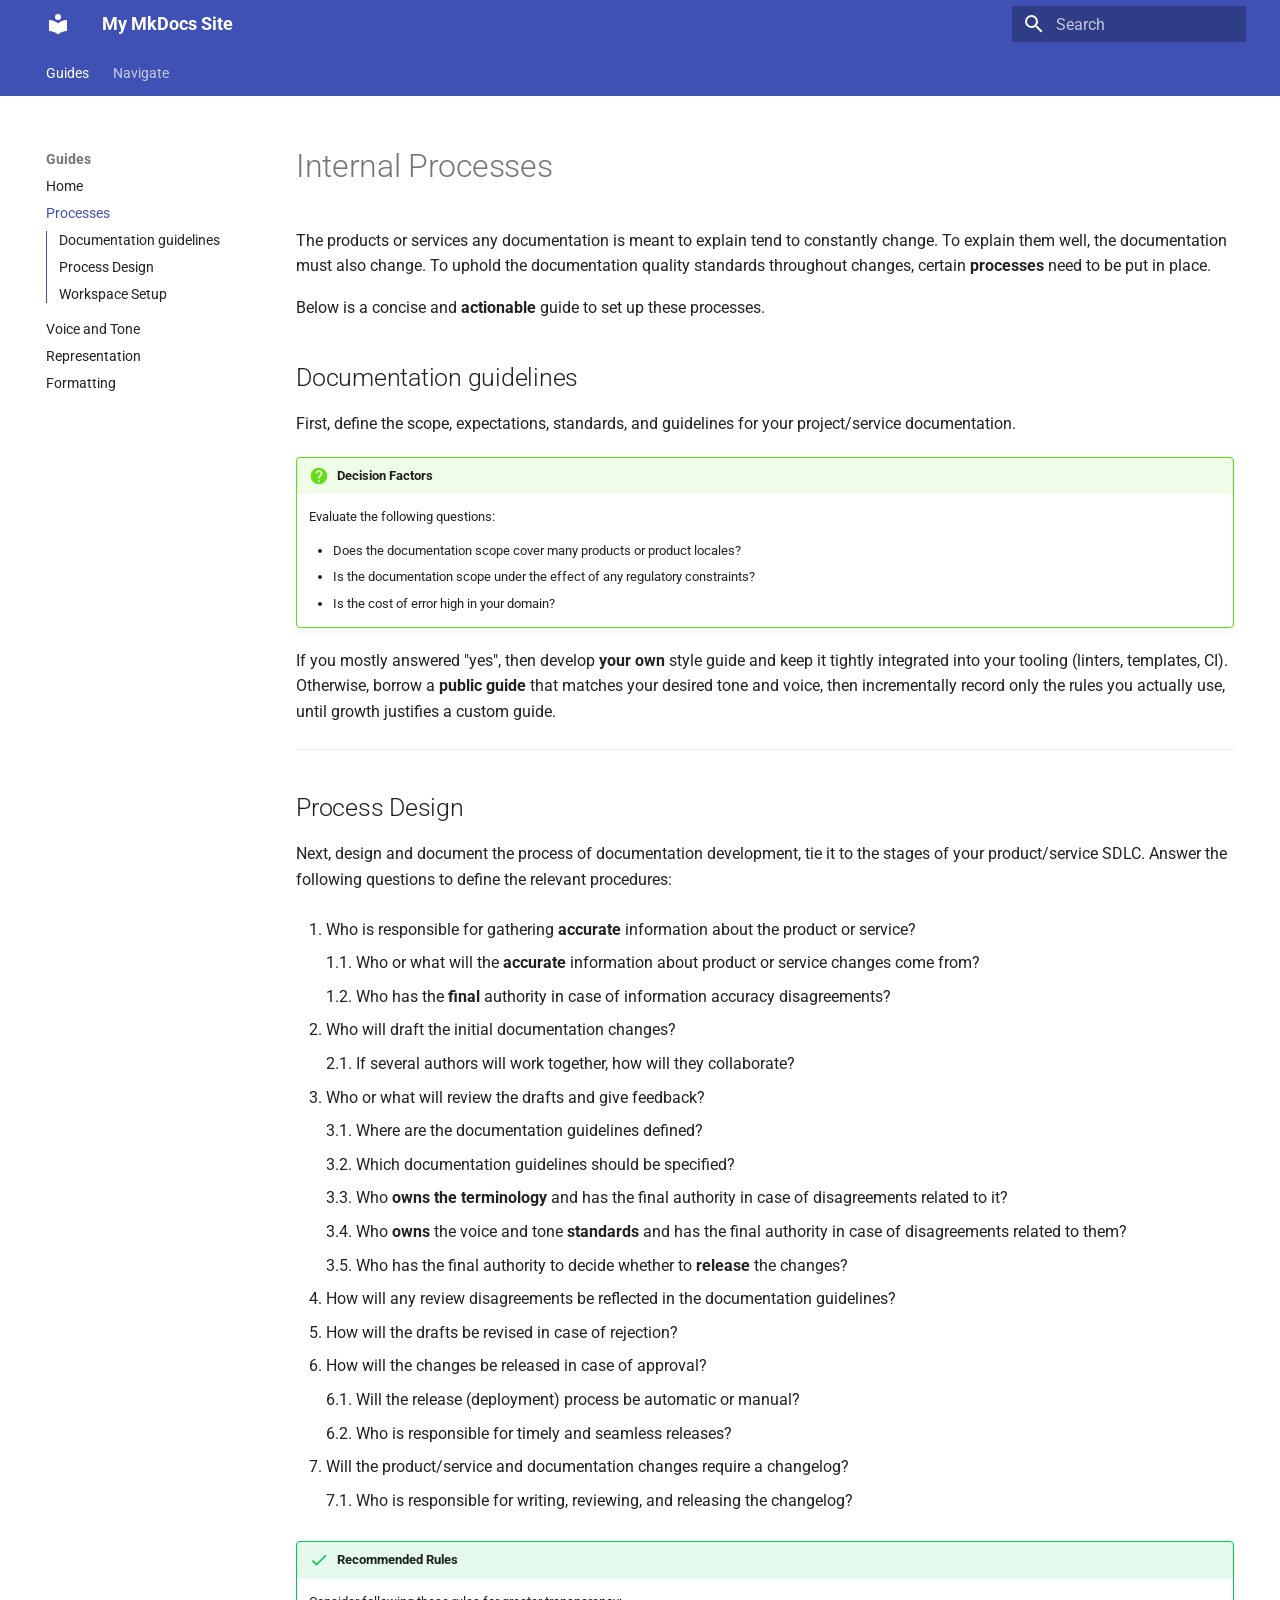
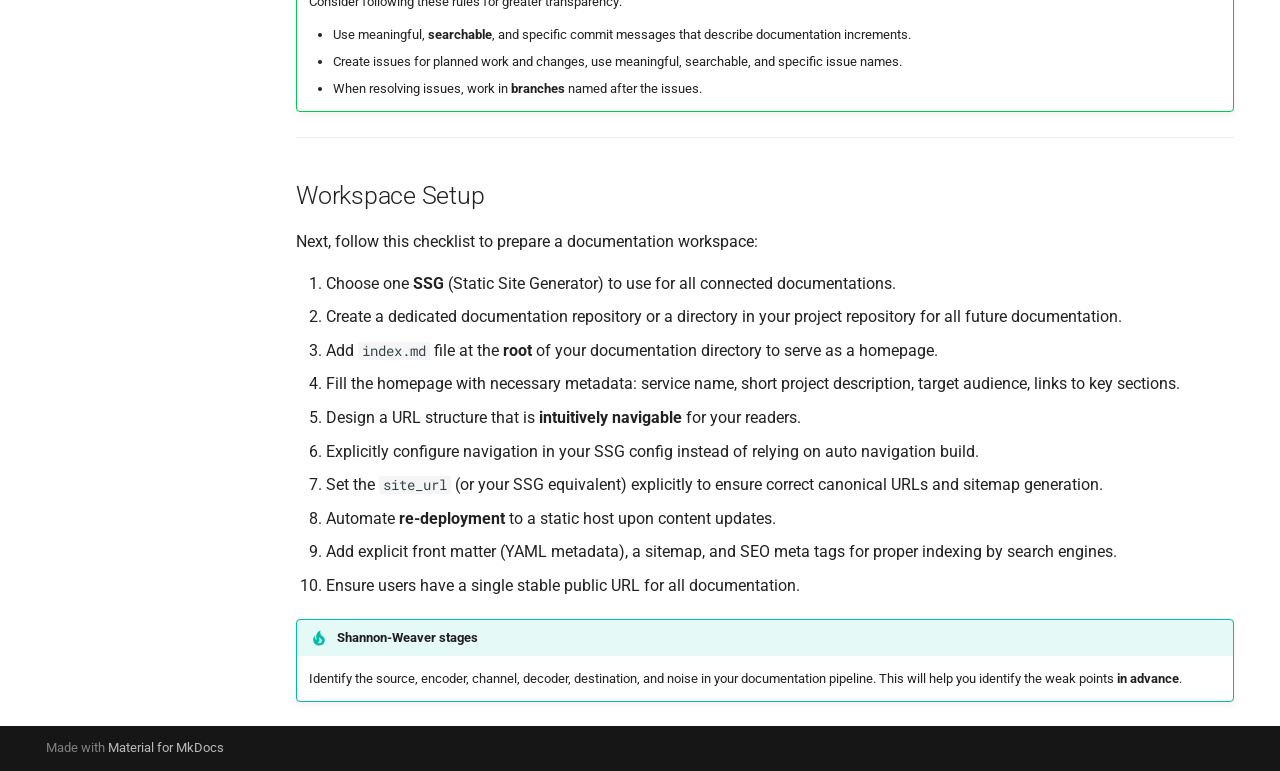
<file: processes/index.html>
<!doctype html>
<html lang="en" class="no-js">
  <head>
    
      <meta charset="utf-8">
      <meta name="viewport" content="width=device-width,initial-scale=1">
      
        <meta name="description" content="A documenting practice repository for "Advanced Technical Communications" course.">
      
      
        <meta name="author" content="Dmitriy Prokopyev">
      
      
      
        <link rel="prev" href="..">
      
      
        <link rel="next" href="../voice_and_tone/">
      
      
        
      
      
      <link rel="icon" href="../assets/images/favicon.png">
      <meta name="generator" content="mkdocs-1.6.1, mkdocs-material-9.7.6">
    
    
      
        <title>Processes - My MkDocs Site</title>
      
    
    
      <link rel="stylesheet" href="../assets/stylesheets/main.484c7ddc.min.css">
      
        
        <link rel="stylesheet" href="../assets/stylesheets/palette.ab4e12ef.min.css">
      
      


    
    
      
    
    
      
        
        
        <link rel="preconnect" href="https://fonts.gstatic.com" crossorigin>
        <link rel="stylesheet" href="https://fonts.googleapis.com/css?family=Roboto:300,300i,400,400i,700,700i%7CRoboto+Mono:400,400i,700,700i&display=fallback">
        <style>:root{--md-text-font:"Roboto";--md-code-font:"Roboto Mono"}</style>
      
    
    
      <link rel="stylesheet" href="../stylesheets/extra.css">
    
    <script>__md_scope=new URL("..",location),__md_hash=e=>[...e].reduce(((e,_)=>(e<<5)-e+_.charCodeAt(0)),0),__md_get=(e,_=localStorage,t=__md_scope)=>JSON.parse(_.getItem(t.pathname+"."+e)),__md_set=(e,_,t=localStorage,a=__md_scope)=>{try{t.setItem(a.pathname+"."+e,JSON.stringify(_))}catch(e){}}</script>
    
      

    
    
  </head>
  
  
    
    
    
    
    
    <body dir="ltr" data-md-color-scheme="default" data-md-color-primary="indigo" data-md-color-accent="deep-orange">
  
    
    <input class="md-toggle" data-md-toggle="drawer" type="checkbox" id="__drawer" autocomplete="off">
    <input class="md-toggle" data-md-toggle="search" type="checkbox" id="__search" autocomplete="off">
    <label class="md-overlay" for="__drawer"></label>
    <div data-md-component="skip">
      
        
        <a href="#internal-processes" class="md-skip">
          Skip to content
        </a>
      
    </div>
    <div data-md-component="announce">
      
    </div>
    
    
      

<header class="md-header" data-md-component="header">
  <nav class="md-header__inner md-grid" aria-label="Header">
    <a href=".." title="My MkDocs Site" class="md-header__button md-logo" aria-label="My MkDocs Site" data-md-component="logo">
      
  
  <svg xmlns="http://www.w3.org/2000/svg" viewBox="0 0 24 24"><path d="M12 8a3 3 0 0 0 3-3 3 3 0 0 0-3-3 3 3 0 0 0-3 3 3 3 0 0 0 3 3m0 3.54C9.64 9.35 6.5 8 3 8v11c3.5 0 6.64 1.35 9 3.54 2.36-2.19 5.5-3.54 9-3.54V8c-3.5 0-6.64 1.35-9 3.54"/></svg>

    </a>
    <label class="md-header__button md-icon" for="__drawer">
      
      <svg xmlns="http://www.w3.org/2000/svg" viewBox="0 0 24 24"><path d="M3 6h18v2H3zm0 5h18v2H3zm0 5h18v2H3z"/></svg>
    </label>
    <div class="md-header__title" data-md-component="header-title">
      <div class="md-header__ellipsis">
        <div class="md-header__topic">
          <span class="md-ellipsis">
            My MkDocs Site
          </span>
        </div>
        <div class="md-header__topic" data-md-component="header-topic">
          <span class="md-ellipsis">
            
              Processes
            
          </span>
        </div>
      </div>
    </div>
    
      
    
    
    
    
      
      
        <label class="md-header__button md-icon" for="__search">
          
          <svg xmlns="http://www.w3.org/2000/svg" viewBox="0 0 24 24"><path d="M9.5 3A6.5 6.5 0 0 1 16 9.5c0 1.61-.59 3.09-1.56 4.23l.27.27h.79l5 5-1.5 1.5-5-5v-.79l-.27-.27A6.52 6.52 0 0 1 9.5 16 6.5 6.5 0 0 1 3 9.5 6.5 6.5 0 0 1 9.5 3m0 2C7 5 5 7 5 9.5S7 14 9.5 14 14 12 14 9.5 12 5 9.5 5"/></svg>
        </label>
        <div class="md-search" data-md-component="search" role="dialog">
  <label class="md-search__overlay" for="__search"></label>
  <div class="md-search__inner" role="search">
    <form class="md-search__form" name="search">
      <input type="text" class="md-search__input" name="query" aria-label="Search" placeholder="Search" autocapitalize="off" autocorrect="off" autocomplete="off" spellcheck="false" data-md-component="search-query" required>
      <label class="md-search__icon md-icon" for="__search">
        
        <svg xmlns="http://www.w3.org/2000/svg" viewBox="0 0 24 24"><path d="M9.5 3A6.5 6.5 0 0 1 16 9.5c0 1.61-.59 3.09-1.56 4.23l.27.27h.79l5 5-1.5 1.5-5-5v-.79l-.27-.27A6.52 6.52 0 0 1 9.5 16 6.5 6.5 0 0 1 3 9.5 6.5 6.5 0 0 1 9.5 3m0 2C7 5 5 7 5 9.5S7 14 9.5 14 14 12 14 9.5 12 5 9.5 5"/></svg>
        
        <svg xmlns="http://www.w3.org/2000/svg" viewBox="0 0 24 24"><path d="M20 11v2H8l5.5 5.5-1.42 1.42L4.16 12l7.92-7.92L13.5 5.5 8 11z"/></svg>
      </label>
      <nav class="md-search__options" aria-label="Search">
        
        <button type="reset" class="md-search__icon md-icon" title="Clear" aria-label="Clear" tabindex="-1">
          
          <svg xmlns="http://www.w3.org/2000/svg" viewBox="0 0 24 24"><path d="M19 6.41 17.59 5 12 10.59 6.41 5 5 6.41 10.59 12 5 17.59 6.41 19 12 13.41 17.59 19 19 17.59 13.41 12z"/></svg>
        </button>
      </nav>
      
        <div class="md-search__suggest" data-md-component="search-suggest"></div>
      
    </form>
    <div class="md-search__output">
      <div class="md-search__scrollwrap" tabindex="0" data-md-scrollfix>
        <div class="md-search-result" data-md-component="search-result">
          <div class="md-search-result__meta">
            Initializing search
          </div>
          <ol class="md-search-result__list" role="presentation"></ol>
        </div>
      </div>
    </div>
  </div>
</div>
      
    
    
  </nav>
  
</header>
    
    <div class="md-container" data-md-component="container">
      
      
        
          
            
<nav class="md-tabs" aria-label="Tabs" data-md-component="tabs">
  <div class="md-grid">
    <ul class="md-tabs__list">
      
        
  
  
  
    
  
  
    
    
      <li class="md-tabs__item md-tabs__item--active">
        <a href=".." class="md-tabs__link">
          
  
  
  Guides

        </a>
      </li>
    
  

      
        
  
  
  
  
    <li class="md-tabs__item">
      <a href="../guide/" class="md-tabs__link">
        
  
  
    
  
  Navigate

      </a>
    </li>
  

      
    </ul>
  </div>
</nav>
          
        
      
      <main class="md-main" data-md-component="main">
        <div class="md-main__inner md-grid">
          
            
              
              <div class="md-sidebar md-sidebar--primary" data-md-component="sidebar" data-md-type="navigation" >
                <div class="md-sidebar__scrollwrap">
                  <div class="md-sidebar__inner">
                    


  


  

<nav class="md-nav md-nav--primary md-nav--lifted md-nav--integrated" aria-label="Navigation" data-md-level="0">
  <label class="md-nav__title" for="__drawer">
    <a href=".." title="My MkDocs Site" class="md-nav__button md-logo" aria-label="My MkDocs Site" data-md-component="logo">
      
  
  <svg xmlns="http://www.w3.org/2000/svg" viewBox="0 0 24 24"><path d="M12 8a3 3 0 0 0 3-3 3 3 0 0 0-3-3 3 3 0 0 0-3 3 3 3 0 0 0 3 3m0 3.54C9.64 9.35 6.5 8 3 8v11c3.5 0 6.64 1.35 9 3.54 2.36-2.19 5.5-3.54 9-3.54V8c-3.5 0-6.64 1.35-9 3.54"/></svg>

    </a>
    My MkDocs Site
  </label>
  
  <ul class="md-nav__list" data-md-scrollfix>
    
      
      
  
  
    
  
  
  
    
    
    
    
      
        
        
      
      
        
      
    
    
    <li class="md-nav__item md-nav__item--active md-nav__item--section md-nav__item--nested">
      
        
        
        <input class="md-nav__toggle md-toggle " type="checkbox" id="__nav_1" checked>
        
          
          <label class="md-nav__link" for="__nav_1" id="__nav_1_label" tabindex="">
            
  
  
  <span class="md-ellipsis">
    
  
    Guides
  

    
  </span>
  
  

            <span class="md-nav__icon md-icon"></span>
          </label>
        
        <nav class="md-nav" data-md-level="1" aria-labelledby="__nav_1_label" aria-expanded="true">
          <label class="md-nav__title" for="__nav_1">
            <span class="md-nav__icon md-icon"></span>
            
  
    Guides
  

          </label>
          <ul class="md-nav__list" data-md-scrollfix>
            
              
                
  
  
  
  
    <li class="md-nav__item">
      <a href=".." class="md-nav__link">
        
  
  
  <span class="md-ellipsis">
    
  
    Home
  

    
  </span>
  
  

      </a>
    </li>
  

              
            
              
                
  
  
    
  
  
  
    <li class="md-nav__item md-nav__item--active">
      
      <input class="md-nav__toggle md-toggle" type="checkbox" id="__toc">
      
      
        
      
      
        <label class="md-nav__link md-nav__link--active" for="__toc">
          
  
  
  <span class="md-ellipsis">
    
  
    Processes
  

    
  </span>
  
  

          <span class="md-nav__icon md-icon"></span>
        </label>
      
      <a href="./" class="md-nav__link md-nav__link--active">
        
  
  
  <span class="md-ellipsis">
    
  
    Processes
  

    
  </span>
  
  

      </a>
      
        

<nav class="md-nav md-nav--secondary" aria-label="Table of contents">
  
  
  
    
  
  
    <label class="md-nav__title" for="__toc">
      <span class="md-nav__icon md-icon"></span>
      Table of contents
    </label>
    <ul class="md-nav__list" data-md-component="toc" data-md-scrollfix>
      
        <li class="md-nav__item">
  <a href="#documentation-guidelines" class="md-nav__link">
    <span class="md-ellipsis">
      
        Documentation guidelines
      
    </span>
  </a>
  
</li>
      
        <li class="md-nav__item">
  <a href="#process-design" class="md-nav__link">
    <span class="md-ellipsis">
      
        Process Design
      
    </span>
  </a>
  
</li>
      
        <li class="md-nav__item">
  <a href="#workspace-setup" class="md-nav__link">
    <span class="md-ellipsis">
      
        Workspace Setup
      
    </span>
  </a>
  
</li>
      
    </ul>
  
</nav>
      
    </li>
  

              
            
              
                
  
  
  
  
    <li class="md-nav__item">
      <a href="../voice_and_tone/" class="md-nav__link">
        
  
  
  <span class="md-ellipsis">
    
  
    Voice and Tone
  

    
  </span>
  
  

      </a>
    </li>
  

              
            
              
                
  
  
  
  
    <li class="md-nav__item">
      <a href="../representation/" class="md-nav__link">
        
  
  
  <span class="md-ellipsis">
    
  
    Representation
  

    
  </span>
  
  

      </a>
    </li>
  

              
            
              
                
  
  
  
  
    <li class="md-nav__item">
      <a href="../formatting/" class="md-nav__link">
        
  
  
  <span class="md-ellipsis">
    
  
    Formatting
  

    
  </span>
  
  

      </a>
    </li>
  

              
            
          </ul>
        </nav>
      
    </li>
  

    
      
      
  
  
  
  
    <li class="md-nav__item">
      <a href="../guide/" class="md-nav__link">
        
  
  
  <span class="md-ellipsis">
    
  
    Navigate
  

    
  </span>
  
  

      </a>
    </li>
  

    
  </ul>
</nav>
                  </div>
                </div>
              </div>
            
            
          
          
            <div class="md-content" data-md-component="content">
              
              <article class="md-content__inner md-typeset">
                
                  



<h1 id="internal-processes">Internal Processes</h1>
<p>The products or services any documentation is meant to explain tend to constantly change. To explain them well, the documentation must also change. To uphold the documentation quality standards throughout changes, certain <strong>processes</strong> need to be put in place.</p>
<p>Below is a concise and <strong>actionable</strong> guide to set up these processes.</p>
<h2 id="documentation-guidelines">Documentation guidelines</h2>
<p>First, define the scope, expectations, standards, and guidelines for your project/service documentation.</p>
<div class="admonition question">
<p class="admonition-title">Decision Factors</p>
<p>Evaluate the following questions:</p>
<ul>
<li>Does the documentation scope cover many products or product locales?</li>
<li>Is the documentation scope under the effect of any regulatory constraints?</li>
<li>Is the cost of error high in your domain?</li>
</ul>
</div>
<p>If you mostly answered "yes", then develop <strong>your own</strong> style guide and keep it tightly integrated into your tooling (linters, templates, CI). Otherwise, borrow a <strong>public guide</strong> that matches your desired tone and voice, then incrementally record only the rules you actually use, until growth justifies a custom guide.</p>
<hr />
<h2 id="process-design">Process Design</h2>
<p>Next, design and document the process of documentation development, tie it to the stages of your product/service SDLC. Answer the following questions to define the relevant procedures:</p>
<ol>
<li>
<p>Who is responsible for gathering <strong>accurate</strong> information about the product or service?</p>
<p>1.1. Who or what will the <strong>accurate</strong> information about product or service changes come from?</p>
<p>1.2. Who has the <strong>final</strong> authority in case of information accuracy disagreements?</p>
</li>
<li>
<p>Who will draft the initial documentation changes?</p>
<p>2.1. If several authors will work together, how will they collaborate?</p>
</li>
<li>
<p>Who or what will review the drafts and give feedback?</p>
<p>3.1. Where are the documentation guidelines defined?</p>
<p>3.2. Which documentation guidelines should be specified?</p>
<p>3.3. Who <strong>owns the terminology</strong> and has the final authority in case of disagreements related to it?</p>
<p>3.4. Who <strong>owns</strong> the voice and tone <strong>standards</strong> and has the final authority in case of disagreements related to them?</p>
<p>3.5. Who has the final authority to decide whether to <strong>release</strong> the changes?</p>
</li>
<li>
<p>How will any review disagreements be reflected in the documentation guidelines?</p>
</li>
<li>
<p>How will the drafts be revised in case of rejection?</p>
</li>
<li>
<p>How will the changes be released in case of approval?</p>
<p>6.1. Will the release (deployment) process be automatic or manual?</p>
<p>6.2. Who is responsible for timely and seamless releases?</p>
</li>
<li>
<p>Will the product/service and documentation changes require a changelog?</p>
<p>7.1. Who is responsible for writing, reviewing, and releasing the changelog?</p>
</li>
</ol>
<div class="admonition success">
<p class="admonition-title">Recommended Rules</p>
<p>Consider following these rules for greater transparency:</p>
<ul>
<li>Use meaningful, <strong>searchable</strong>, and specific commit messages that describe documentation increments.</li>
<li>Create issues for planned work and changes, use meaningful, searchable, and specific issue names.</li>
<li>When resolving issues, work in <strong>branches</strong> named after the issues.</li>
</ul>
</div>
<hr />
<h2 id="workspace-setup">Workspace Setup</h2>
<p>Next, follow this checklist to prepare a documentation workspace:</p>
<ol>
<li>Choose one <strong>SSG</strong> (Static Site Generator) to use for all connected documentations.</li>
<li>Create a dedicated documentation repository or a directory in your project repository for all future documentation.</li>
<li>Add <code>index.md</code> file at the <strong>root</strong> of your documentation directory to serve as a homepage.</li>
<li>Fill the homepage with necessary metadata: service name, short project description, target audience, links to key sections.</li>
<li>Design a URL structure that is <strong>intuitively navigable</strong> for your readers.</li>
<li>Explicitly configure navigation in your SSG config instead of relying on auto navigation build.</li>
<li>Set the <code>site_url</code> (or your SSG equivalent) explicitly to ensure correct canonical URLs and sitemap generation.</li>
<li>Automate <strong>re-deployment</strong> to a static host upon content updates.</li>
<li>Add explicit front matter (YAML metadata), a sitemap, and SEO meta tags for proper indexing by search engines.</li>
<li>Ensure users have a single stable public URL for all documentation.</li>
</ol>
<div class="admonition tip">
<p class="admonition-title">Shannon-Weaver stages</p>
<p>Identify the source, encoder, channel, decoder, destination, and noise in your documentation pipeline. This will help you identify the weak points <strong>in advance</strong>.</p>
</div>












                
              </article>
            </div>
          
          
  <script>var tabs=__md_get("__tabs");if(Array.isArray(tabs))e:for(var set of document.querySelectorAll(".tabbed-set")){var labels=set.querySelector(".tabbed-labels");for(var tab of tabs)for(var label of labels.getElementsByTagName("label"))if(label.innerText.trim()===tab){var input=document.getElementById(label.htmlFor);input.checked=!0;continue e}}</script>

<script>var target=document.getElementById(location.hash.slice(1));target&&target.name&&(target.checked=target.name.startsWith("__tabbed_"))</script>
        </div>
        
      </main>
      
        <footer class="md-footer">
  
  <div class="md-footer-meta md-typeset">
    <div class="md-footer-meta__inner md-grid">
      <div class="md-copyright">
  
  
    Made with
    <a href="https://squidfunk.github.io/mkdocs-material/" target="_blank" rel="noopener">
      Material for MkDocs
    </a>
  
</div>
      
    </div>
  </div>
</footer>
      
    </div>
    <div class="md-dialog" data-md-component="dialog">
      <div class="md-dialog__inner md-typeset"></div>
    </div>
    
    
    
      
      
      <script id="__config" type="application/json">{"annotate": null, "base": "..", "features": ["navigation.tabs", "navigation.sections", "toc.integrate", "search.suggest", "search.highlight", "content.tabs.link", "content.code.annotate"], "search": "../assets/javascripts/workers/search.2c215733.min.js", "tags": null, "translations": {"clipboard.copied": "Copied to clipboard", "clipboard.copy": "Copy to clipboard", "search.result.more.one": "1 more on this page", "search.result.more.other": "# more on this page", "search.result.none": "No matching documents", "search.result.one": "1 matching document", "search.result.other": "# matching documents", "search.result.placeholder": "Type to start searching", "search.result.term.missing": "Missing", "select.version": "Select version"}, "version": null}</script>
    
    
      <script src="../assets/javascripts/bundle.79ae519e.min.js"></script>
      
    
  </body>
</html>
</file>
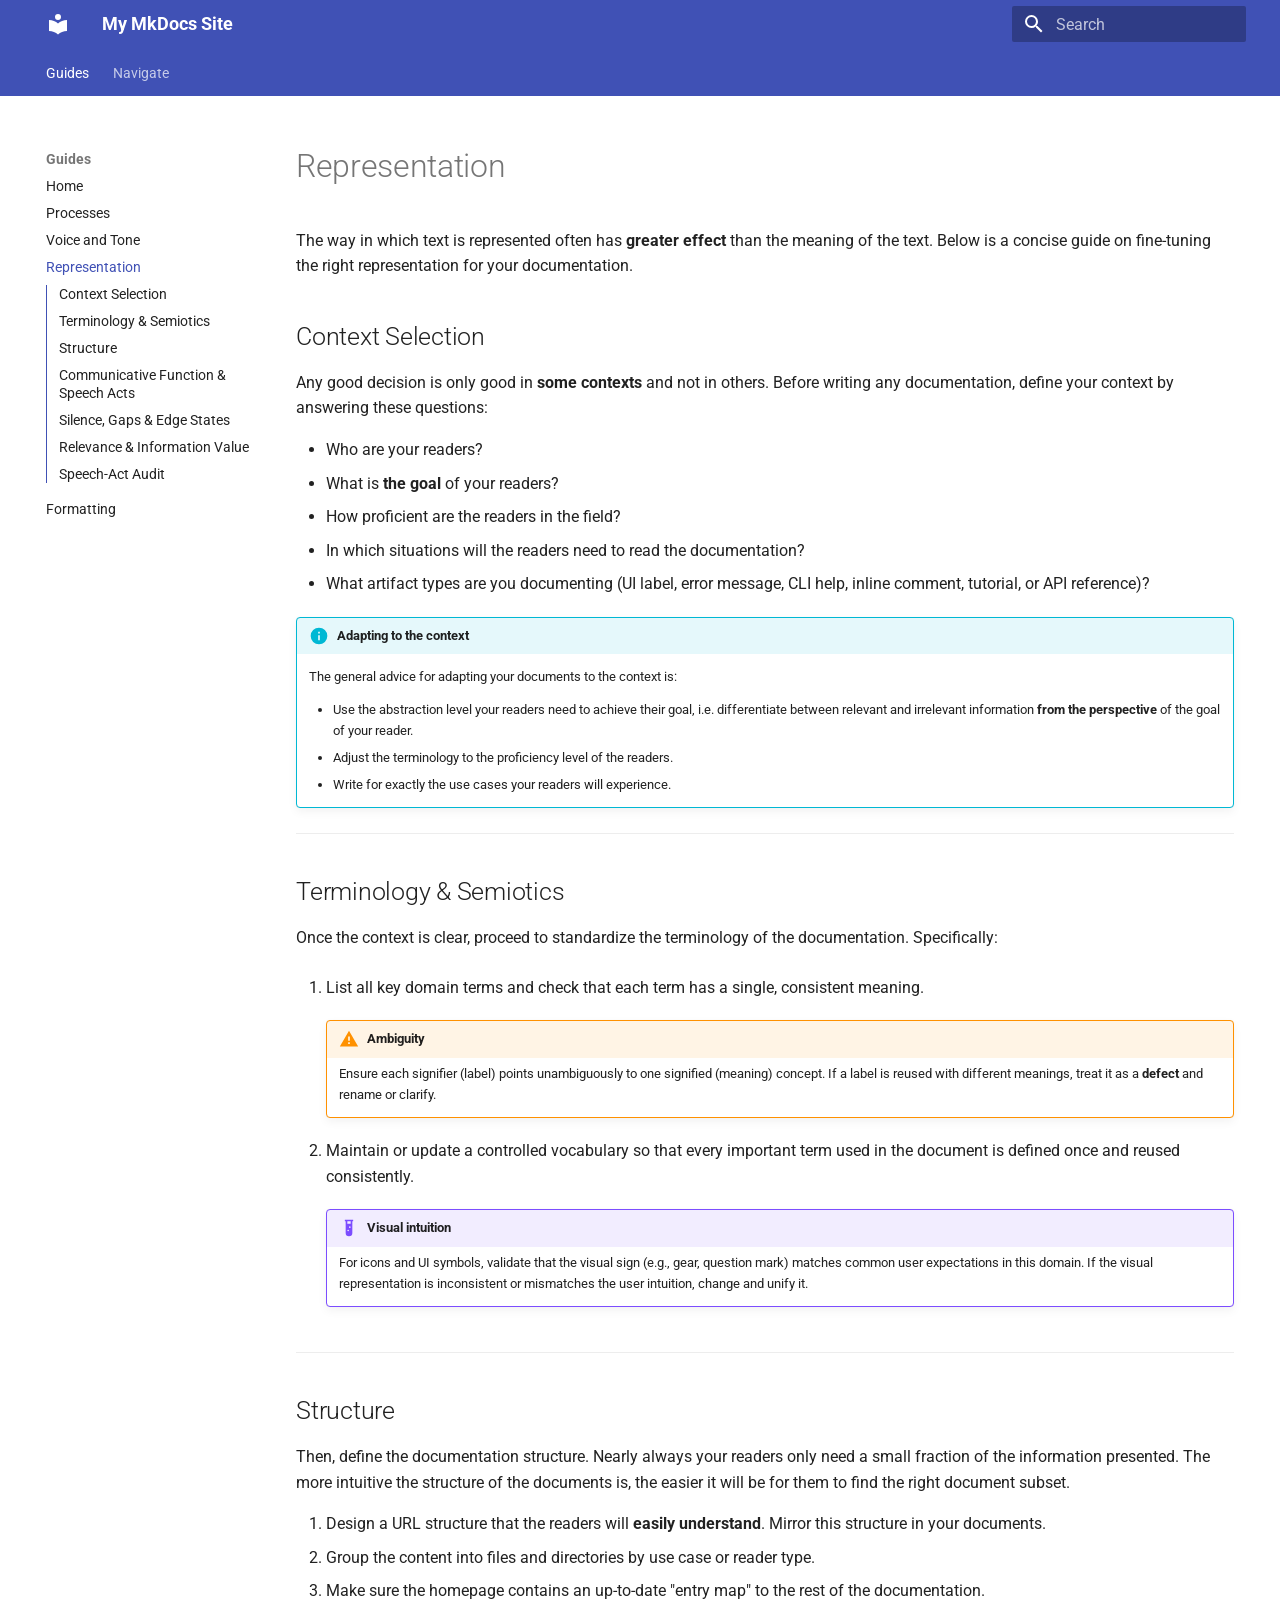
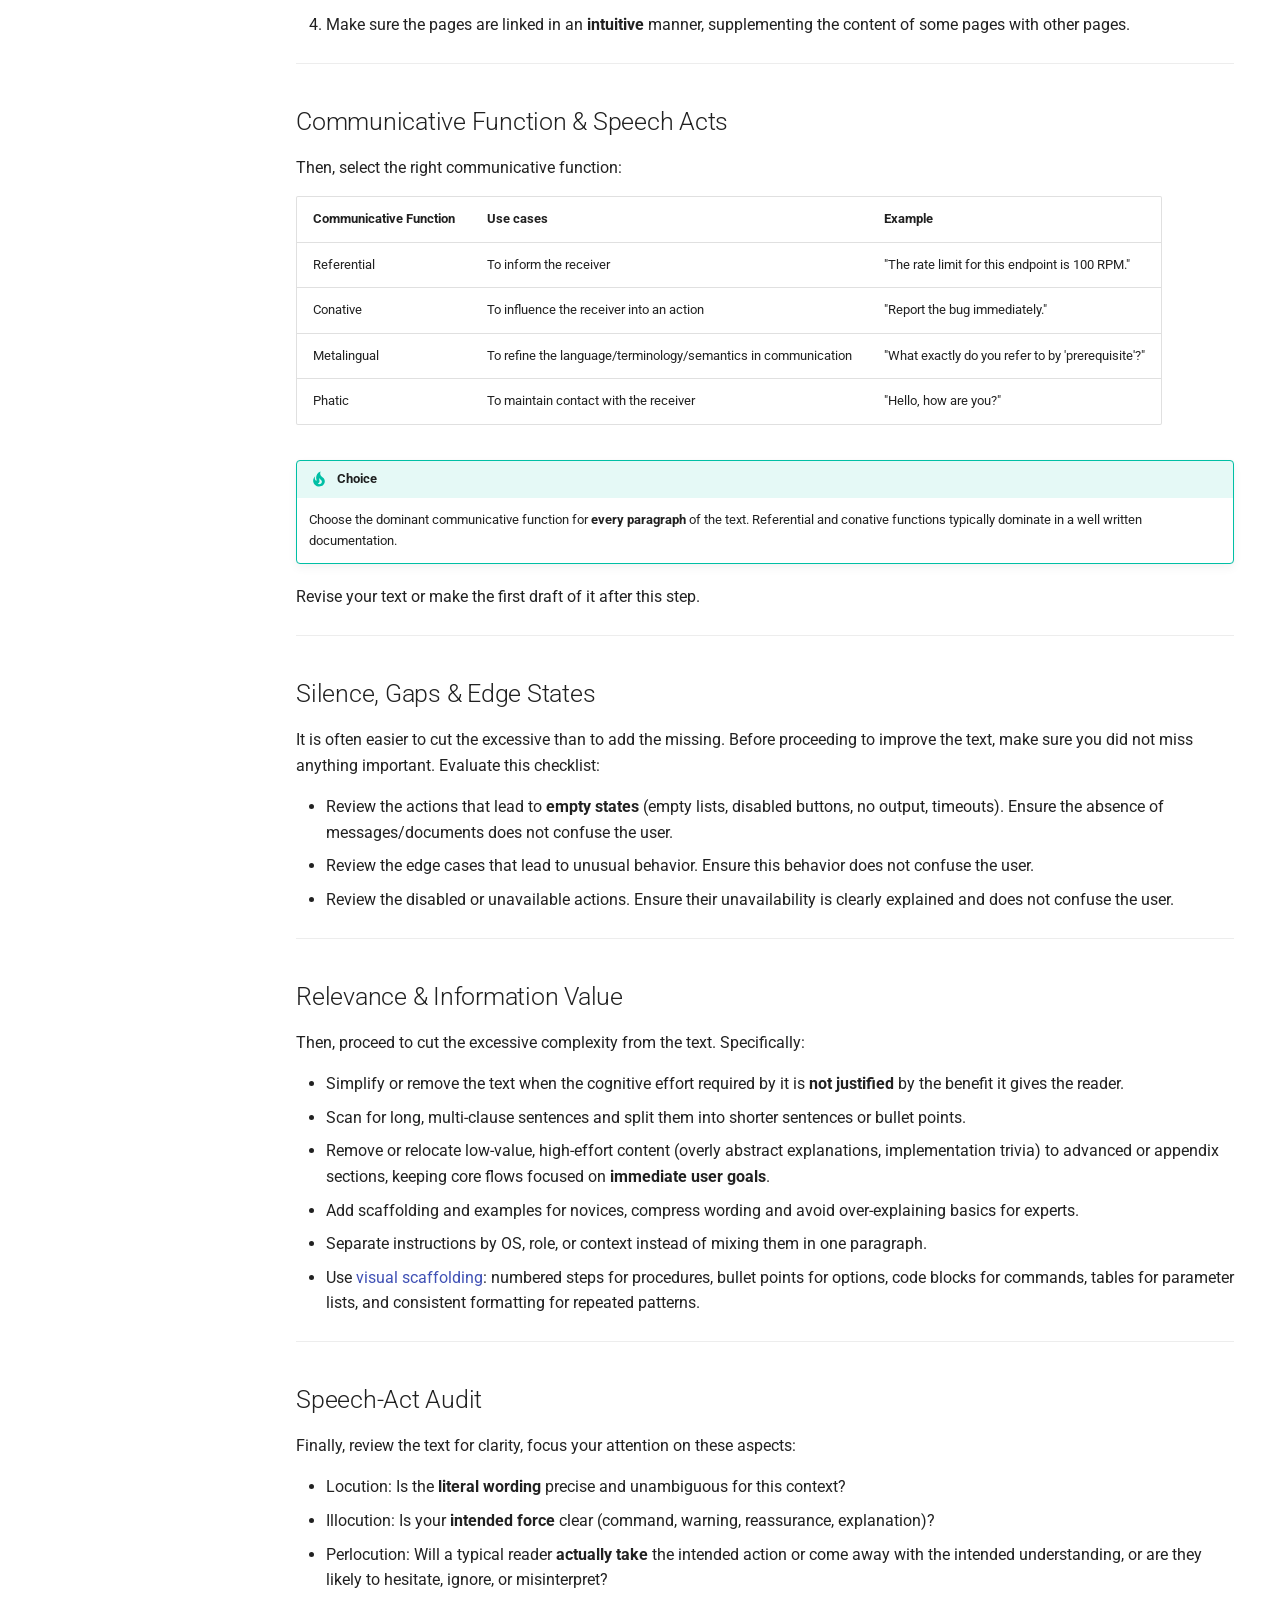
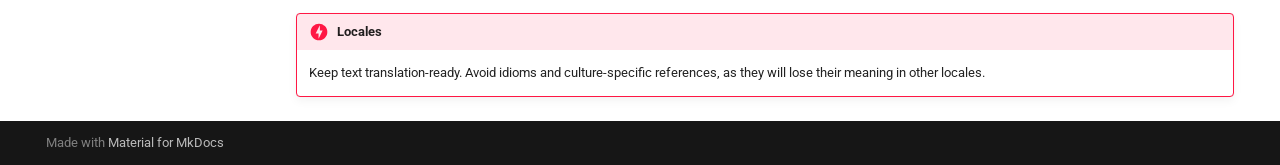
<file: representation/index.html>
<!doctype html>
<html lang="en" class="no-js">
  <head>
    
      <meta charset="utf-8">
      <meta name="viewport" content="width=device-width,initial-scale=1">
      
        <meta name="description" content="A documenting practice repository for "Advanced Technical Communications" course.">
      
      
        <meta name="author" content="Dmitriy Prokopyev">
      
      
      
        <link rel="prev" href="../voice_and_tone/">
      
      
        <link rel="next" href="../formatting/">
      
      
        
      
      
      <link rel="icon" href="../assets/images/favicon.png">
      <meta name="generator" content="mkdocs-1.6.1, mkdocs-material-9.7.6">
    
    
      
        <title>Representation - My MkDocs Site</title>
      
    
    
      <link rel="stylesheet" href="../assets/stylesheets/main.484c7ddc.min.css">
      
        
        <link rel="stylesheet" href="../assets/stylesheets/palette.ab4e12ef.min.css">
      
      


    
    
      
    
    
      
        
        
        <link rel="preconnect" href="https://fonts.gstatic.com" crossorigin>
        <link rel="stylesheet" href="https://fonts.googleapis.com/css?family=Roboto:300,300i,400,400i,700,700i%7CRoboto+Mono:400,400i,700,700i&display=fallback">
        <style>:root{--md-text-font:"Roboto";--md-code-font:"Roboto Mono"}</style>
      
    
    
      <link rel="stylesheet" href="../stylesheets/extra.css">
    
    <script>__md_scope=new URL("..",location),__md_hash=e=>[...e].reduce(((e,_)=>(e<<5)-e+_.charCodeAt(0)),0),__md_get=(e,_=localStorage,t=__md_scope)=>JSON.parse(_.getItem(t.pathname+"."+e)),__md_set=(e,_,t=localStorage,a=__md_scope)=>{try{t.setItem(a.pathname+"."+e,JSON.stringify(_))}catch(e){}}</script>
    
      

    
    
  </head>
  
  
    
    
    
    
    
    <body dir="ltr" data-md-color-scheme="default" data-md-color-primary="indigo" data-md-color-accent="deep-orange">
  
    
    <input class="md-toggle" data-md-toggle="drawer" type="checkbox" id="__drawer" autocomplete="off">
    <input class="md-toggle" data-md-toggle="search" type="checkbox" id="__search" autocomplete="off">
    <label class="md-overlay" for="__drawer"></label>
    <div data-md-component="skip">
      
        
        <a href="#representation" class="md-skip">
          Skip to content
        </a>
      
    </div>
    <div data-md-component="announce">
      
    </div>
    
    
      

<header class="md-header" data-md-component="header">
  <nav class="md-header__inner md-grid" aria-label="Header">
    <a href=".." title="My MkDocs Site" class="md-header__button md-logo" aria-label="My MkDocs Site" data-md-component="logo">
      
  
  <svg xmlns="http://www.w3.org/2000/svg" viewBox="0 0 24 24"><path d="M12 8a3 3 0 0 0 3-3 3 3 0 0 0-3-3 3 3 0 0 0-3 3 3 3 0 0 0 3 3m0 3.54C9.64 9.35 6.5 8 3 8v11c3.5 0 6.64 1.35 9 3.54 2.36-2.19 5.5-3.54 9-3.54V8c-3.5 0-6.64 1.35-9 3.54"/></svg>

    </a>
    <label class="md-header__button md-icon" for="__drawer">
      
      <svg xmlns="http://www.w3.org/2000/svg" viewBox="0 0 24 24"><path d="M3 6h18v2H3zm0 5h18v2H3zm0 5h18v2H3z"/></svg>
    </label>
    <div class="md-header__title" data-md-component="header-title">
      <div class="md-header__ellipsis">
        <div class="md-header__topic">
          <span class="md-ellipsis">
            My MkDocs Site
          </span>
        </div>
        <div class="md-header__topic" data-md-component="header-topic">
          <span class="md-ellipsis">
            
              Representation
            
          </span>
        </div>
      </div>
    </div>
    
      
    
    
    
    
      
      
        <label class="md-header__button md-icon" for="__search">
          
          <svg xmlns="http://www.w3.org/2000/svg" viewBox="0 0 24 24"><path d="M9.5 3A6.5 6.5 0 0 1 16 9.5c0 1.61-.59 3.09-1.56 4.23l.27.27h.79l5 5-1.5 1.5-5-5v-.79l-.27-.27A6.52 6.52 0 0 1 9.5 16 6.5 6.5 0 0 1 3 9.5 6.5 6.5 0 0 1 9.5 3m0 2C7 5 5 7 5 9.5S7 14 9.5 14 14 12 14 9.5 12 5 9.5 5"/></svg>
        </label>
        <div class="md-search" data-md-component="search" role="dialog">
  <label class="md-search__overlay" for="__search"></label>
  <div class="md-search__inner" role="search">
    <form class="md-search__form" name="search">
      <input type="text" class="md-search__input" name="query" aria-label="Search" placeholder="Search" autocapitalize="off" autocorrect="off" autocomplete="off" spellcheck="false" data-md-component="search-query" required>
      <label class="md-search__icon md-icon" for="__search">
        
        <svg xmlns="http://www.w3.org/2000/svg" viewBox="0 0 24 24"><path d="M9.5 3A6.5 6.5 0 0 1 16 9.5c0 1.61-.59 3.09-1.56 4.23l.27.27h.79l5 5-1.5 1.5-5-5v-.79l-.27-.27A6.52 6.52 0 0 1 9.5 16 6.5 6.5 0 0 1 3 9.5 6.5 6.5 0 0 1 9.5 3m0 2C7 5 5 7 5 9.5S7 14 9.5 14 14 12 14 9.5 12 5 9.5 5"/></svg>
        
        <svg xmlns="http://www.w3.org/2000/svg" viewBox="0 0 24 24"><path d="M20 11v2H8l5.5 5.5-1.42 1.42L4.16 12l7.92-7.92L13.5 5.5 8 11z"/></svg>
      </label>
      <nav class="md-search__options" aria-label="Search">
        
        <button type="reset" class="md-search__icon md-icon" title="Clear" aria-label="Clear" tabindex="-1">
          
          <svg xmlns="http://www.w3.org/2000/svg" viewBox="0 0 24 24"><path d="M19 6.41 17.59 5 12 10.59 6.41 5 5 6.41 10.59 12 5 17.59 6.41 19 12 13.41 17.59 19 19 17.59 13.41 12z"/></svg>
        </button>
      </nav>
      
        <div class="md-search__suggest" data-md-component="search-suggest"></div>
      
    </form>
    <div class="md-search__output">
      <div class="md-search__scrollwrap" tabindex="0" data-md-scrollfix>
        <div class="md-search-result" data-md-component="search-result">
          <div class="md-search-result__meta">
            Initializing search
          </div>
          <ol class="md-search-result__list" role="presentation"></ol>
        </div>
      </div>
    </div>
  </div>
</div>
      
    
    
  </nav>
  
</header>
    
    <div class="md-container" data-md-component="container">
      
      
        
          
            
<nav class="md-tabs" aria-label="Tabs" data-md-component="tabs">
  <div class="md-grid">
    <ul class="md-tabs__list">
      
        
  
  
  
    
  
  
    
    
      <li class="md-tabs__item md-tabs__item--active">
        <a href=".." class="md-tabs__link">
          
  
  
  Guides

        </a>
      </li>
    
  

      
        
  
  
  
  
    <li class="md-tabs__item">
      <a href="../guide/" class="md-tabs__link">
        
  
  
    
  
  Navigate

      </a>
    </li>
  

      
    </ul>
  </div>
</nav>
          
        
      
      <main class="md-main" data-md-component="main">
        <div class="md-main__inner md-grid">
          
            
              
              <div class="md-sidebar md-sidebar--primary" data-md-component="sidebar" data-md-type="navigation" >
                <div class="md-sidebar__scrollwrap">
                  <div class="md-sidebar__inner">
                    


  


  

<nav class="md-nav md-nav--primary md-nav--lifted md-nav--integrated" aria-label="Navigation" data-md-level="0">
  <label class="md-nav__title" for="__drawer">
    <a href=".." title="My MkDocs Site" class="md-nav__button md-logo" aria-label="My MkDocs Site" data-md-component="logo">
      
  
  <svg xmlns="http://www.w3.org/2000/svg" viewBox="0 0 24 24"><path d="M12 8a3 3 0 0 0 3-3 3 3 0 0 0-3-3 3 3 0 0 0-3 3 3 3 0 0 0 3 3m0 3.54C9.64 9.35 6.5 8 3 8v11c3.5 0 6.64 1.35 9 3.54 2.36-2.19 5.5-3.54 9-3.54V8c-3.5 0-6.64 1.35-9 3.54"/></svg>

    </a>
    My MkDocs Site
  </label>
  
  <ul class="md-nav__list" data-md-scrollfix>
    
      
      
  
  
    
  
  
  
    
    
    
    
      
        
        
      
      
        
      
    
    
    <li class="md-nav__item md-nav__item--active md-nav__item--section md-nav__item--nested">
      
        
        
        <input class="md-nav__toggle md-toggle " type="checkbox" id="__nav_1" checked>
        
          
          <label class="md-nav__link" for="__nav_1" id="__nav_1_label" tabindex="">
            
  
  
  <span class="md-ellipsis">
    
  
    Guides
  

    
  </span>
  
  

            <span class="md-nav__icon md-icon"></span>
          </label>
        
        <nav class="md-nav" data-md-level="1" aria-labelledby="__nav_1_label" aria-expanded="true">
          <label class="md-nav__title" for="__nav_1">
            <span class="md-nav__icon md-icon"></span>
            
  
    Guides
  

          </label>
          <ul class="md-nav__list" data-md-scrollfix>
            
              
                
  
  
  
  
    <li class="md-nav__item">
      <a href=".." class="md-nav__link">
        
  
  
  <span class="md-ellipsis">
    
  
    Home
  

    
  </span>
  
  

      </a>
    </li>
  

              
            
              
                
  
  
  
  
    <li class="md-nav__item">
      <a href="../processes/" class="md-nav__link">
        
  
  
  <span class="md-ellipsis">
    
  
    Processes
  

    
  </span>
  
  

      </a>
    </li>
  

              
            
              
                
  
  
  
  
    <li class="md-nav__item">
      <a href="../voice_and_tone/" class="md-nav__link">
        
  
  
  <span class="md-ellipsis">
    
  
    Voice and Tone
  

    
  </span>
  
  

      </a>
    </li>
  

              
            
              
                
  
  
    
  
  
  
    <li class="md-nav__item md-nav__item--active">
      
      <input class="md-nav__toggle md-toggle" type="checkbox" id="__toc">
      
      
        
      
      
        <label class="md-nav__link md-nav__link--active" for="__toc">
          
  
  
  <span class="md-ellipsis">
    
  
    Representation
  

    
  </span>
  
  

          <span class="md-nav__icon md-icon"></span>
        </label>
      
      <a href="./" class="md-nav__link md-nav__link--active">
        
  
  
  <span class="md-ellipsis">
    
  
    Representation
  

    
  </span>
  
  

      </a>
      
        

<nav class="md-nav md-nav--secondary" aria-label="Table of contents">
  
  
  
    
  
  
    <label class="md-nav__title" for="__toc">
      <span class="md-nav__icon md-icon"></span>
      Table of contents
    </label>
    <ul class="md-nav__list" data-md-component="toc" data-md-scrollfix>
      
        <li class="md-nav__item">
  <a href="#context-selection" class="md-nav__link">
    <span class="md-ellipsis">
      
        Context Selection
      
    </span>
  </a>
  
</li>
      
        <li class="md-nav__item">
  <a href="#terminology-semiotics" class="md-nav__link">
    <span class="md-ellipsis">
      
        Terminology &amp; Semiotics
      
    </span>
  </a>
  
</li>
      
        <li class="md-nav__item">
  <a href="#structure" class="md-nav__link">
    <span class="md-ellipsis">
      
        Structure
      
    </span>
  </a>
  
</li>
      
        <li class="md-nav__item">
  <a href="#communicative-function-speech-acts" class="md-nav__link">
    <span class="md-ellipsis">
      
        Communicative Function &amp; Speech Acts
      
    </span>
  </a>
  
</li>
      
        <li class="md-nav__item">
  <a href="#silence-gaps-edge-states" class="md-nav__link">
    <span class="md-ellipsis">
      
        Silence, Gaps &amp; Edge States
      
    </span>
  </a>
  
</li>
      
        <li class="md-nav__item">
  <a href="#relevance-information-value" class="md-nav__link">
    <span class="md-ellipsis">
      
        Relevance &amp; Information Value
      
    </span>
  </a>
  
</li>
      
        <li class="md-nav__item">
  <a href="#speech-act-audit" class="md-nav__link">
    <span class="md-ellipsis">
      
        Speech-Act Audit
      
    </span>
  </a>
  
</li>
      
    </ul>
  
</nav>
      
    </li>
  

              
            
              
                
  
  
  
  
    <li class="md-nav__item">
      <a href="../formatting/" class="md-nav__link">
        
  
  
  <span class="md-ellipsis">
    
  
    Formatting
  

    
  </span>
  
  

      </a>
    </li>
  

              
            
          </ul>
        </nav>
      
    </li>
  

    
      
      
  
  
  
  
    <li class="md-nav__item">
      <a href="../guide/" class="md-nav__link">
        
  
  
  <span class="md-ellipsis">
    
  
    Navigate
  

    
  </span>
  
  

      </a>
    </li>
  

    
  </ul>
</nav>
                  </div>
                </div>
              </div>
            
            
          
          
            <div class="md-content" data-md-component="content">
              
              <article class="md-content__inner md-typeset">
                
                  



<h1 id="representation">Representation</h1>
<p>The way in which text is represented often has <strong>greater effect</strong> than the meaning of the text. Below is a concise guide on fine-tuning the right representation for your documentation.</p>
<h2 id="context-selection">Context Selection</h2>
<p>Any good decision is only good in <strong>some contexts</strong> and not in others. Before writing any documentation, define your context by answering these questions:</p>
<ul>
<li>Who are your readers?</li>
<li>What is <strong>the goal</strong> of your readers?</li>
<li>How proficient are the readers in the field?</li>
<li>In which situations will the readers need to read the documentation?</li>
<li>What artifact types are you documenting (UI label, error message, CLI help, inline comment, tutorial, or API reference)?</li>
</ul>
<div class="admonition info">
<p class="admonition-title">Adapting to the context</p>
<p>The general advice for adapting your documents to the context is:</p>
<ul>
<li>Use the abstraction level your readers need to achieve their goal, i.e. differentiate between relevant and irrelevant information <strong>from the perspective</strong> of the goal of your reader.</li>
<li>Adjust the terminology to the proficiency level of the readers.</li>
<li>Write for exactly the use cases your readers will experience.</li>
</ul>
</div>
<hr />
<h2 id="terminology-semiotics">Terminology &amp; Semiotics</h2>
<p>Once the context is clear, proceed to standardize the terminology of the documentation. Specifically:</p>
<ol>
<li>
<p>List all key domain terms and check that each term has a single, consistent meaning.</p>
<div class="admonition warning">
<p class="admonition-title">Ambiguity</p>
<p>Ensure each signifier (label) points unambiguously to one signified (meaning) concept. If a label is reused with different meanings, treat it as a <strong>defect</strong> and rename or clarify.</p>
</div>
</li>
<li>
<p>Maintain or update a controlled vocabulary so that every important term used in the document is defined once and reused consistently.</p>
<div class="admonition example">
<p class="admonition-title">Visual intuition</p>
<p>For icons and UI symbols, validate that the visual sign (e.g., gear, question mark) matches common user expectations in this domain. If the visual representation is inconsistent or mismatches the user intuition, change and unify it.</p>
</div>
</li>
</ol>
<hr />
<h2 id="structure">Structure</h2>
<p>Then, define the documentation structure. Nearly always your readers only need a small fraction of the information presented. The more intuitive the structure of the documents is, the easier it will be for them to find the right document subset.</p>
<ol>
<li>Design a URL structure that the readers will <strong>easily understand</strong>. Mirror this structure in your documents.</li>
<li>Group the content into files and directories by use case or reader type.</li>
<li>Make sure the homepage contains an up-to-date "entry map" to the rest of the documentation.</li>
<li>Make sure the pages are linked in an <strong>intuitive</strong> manner, supplementing the content of some pages with other pages.</li>
</ol>
<hr />
<h2 id="communicative-function-speech-acts">Communicative Function &amp; Speech Acts</h2>
<p>Then, select the right communicative function:</p>
<table>
<thead>
<tr>
<th>Communicative Function</th>
<th>Use cases</th>
<th>Example</th>
</tr>
</thead>
<tbody>
<tr>
<td>Referential</td>
<td>To inform the receiver</td>
<td>"The rate limit for this endpoint is 100 RPM."</td>
</tr>
<tr>
<td>Conative</td>
<td>To influence the receiver into an action</td>
<td>"Report the bug immediately."</td>
</tr>
<tr>
<td>Metalingual</td>
<td>To refine the language/terminology/semantics in communication</td>
<td>"What exactly do you refer to by 'prerequisite'?"</td>
</tr>
<tr>
<td>Phatic</td>
<td>To maintain contact with the receiver</td>
<td>"Hello, how are you?"</td>
</tr>
</tbody>
</table>
<div class="admonition tip">
<p class="admonition-title">Choice</p>
<p>Choose the dominant communicative function for <strong>every paragraph</strong> of the text. Referential and conative functions typically dominate in a well written documentation.</p>
</div>
<p>Revise your text or make the first draft of it after this step.</p>
<hr />
<h2 id="silence-gaps-edge-states">Silence, Gaps &amp; Edge States</h2>
<p>It is often easier to cut the excessive than to add the missing. Before proceeding to improve the text, make sure you did not miss anything important. Evaluate this checklist:</p>
<ul>
<li>Review the actions that lead to <strong>empty states</strong> (empty lists, disabled buttons, no output, timeouts). Ensure the absence of messages/documents does not confuse the user.</li>
<li>Review the edge cases that lead to unusual behavior. Ensure this behavior does not confuse the user.</li>
<li>Review the disabled or unavailable actions. Ensure their unavailability is clearly explained and does not confuse the user.</li>
</ul>
<hr />
<h2 id="relevance-information-value">Relevance &amp; Information Value</h2>
<p>Then, proceed to cut the excessive complexity from the text. Specifically:</p>
<ul>
<li>Simplify or remove the text when the cognitive effort required by it is <strong>not justified</strong> by the benefit it gives the reader.</li>
<li>Scan for long, multi‑clause sentences and split them into shorter sentences or bullet points.</li>
<li>Remove or relocate low‑value, high‑effort content (overly abstract explanations, implementation trivia) to advanced or appendix sections, keeping core flows focused on <strong>immediate user goals</strong>.</li>
<li>Add scaffolding and examples for novices, compress wording and avoid over‑explaining basics for experts.</li>
<li>Separate instructions by OS, role, or context instead of mixing them in one paragraph.</li>
<li>Use <a href="../formatting/">visual scaffolding</a>: numbered steps for procedures, bullet points for options, code blocks for commands, tables for parameter lists, and consistent formatting for repeated patterns.</li>
</ul>
<hr />
<h2 id="speech-act-audit">Speech-Act Audit</h2>
<p>Finally, review the text for clarity, focus your attention on these aspects:</p>
<ul>
<li>Locution: Is the <strong>literal wording</strong> precise and unambiguous for this context?</li>
<li>Illocution: Is your <strong>intended force</strong> clear (command, warning, reassurance, explanation)?</li>
<li>Perlocution: Will a typical reader <strong>actually take</strong> the intended action or come away with the intended understanding, or are they likely to hesitate, ignore, or misinterpret?</li>
</ul>
<div class="admonition danger">
<p class="admonition-title">Locales</p>
<p>Keep text translation‑ready. Avoid idioms and culture‑specific references, as they will lose their meaning in other locales.</p>
</div>












                
              </article>
            </div>
          
          
  <script>var tabs=__md_get("__tabs");if(Array.isArray(tabs))e:for(var set of document.querySelectorAll(".tabbed-set")){var labels=set.querySelector(".tabbed-labels");for(var tab of tabs)for(var label of labels.getElementsByTagName("label"))if(label.innerText.trim()===tab){var input=document.getElementById(label.htmlFor);input.checked=!0;continue e}}</script>

<script>var target=document.getElementById(location.hash.slice(1));target&&target.name&&(target.checked=target.name.startsWith("__tabbed_"))</script>
        </div>
        
      </main>
      
        <footer class="md-footer">
  
  <div class="md-footer-meta md-typeset">
    <div class="md-footer-meta__inner md-grid">
      <div class="md-copyright">
  
  
    Made with
    <a href="https://squidfunk.github.io/mkdocs-material/" target="_blank" rel="noopener">
      Material for MkDocs
    </a>
  
</div>
      
    </div>
  </div>
</footer>
      
    </div>
    <div class="md-dialog" data-md-component="dialog">
      <div class="md-dialog__inner md-typeset"></div>
    </div>
    
    
    
      
      
      <script id="__config" type="application/json">{"annotate": null, "base": "..", "features": ["navigation.tabs", "navigation.sections", "toc.integrate", "search.suggest", "search.highlight", "content.tabs.link", "content.code.annotate"], "search": "../assets/javascripts/workers/search.2c215733.min.js", "tags": null, "translations": {"clipboard.copied": "Copied to clipboard", "clipboard.copy": "Copy to clipboard", "search.result.more.one": "1 more on this page", "search.result.more.other": "# more on this page", "search.result.none": "No matching documents", "search.result.one": "1 matching document", "search.result.other": "# matching documents", "search.result.placeholder": "Type to start searching", "search.result.term.missing": "Missing", "select.version": "Select version"}, "version": null}</script>
    
    
      <script src="../assets/javascripts/bundle.79ae519e.min.js"></script>
      
    
  </body>
</html>
</file>
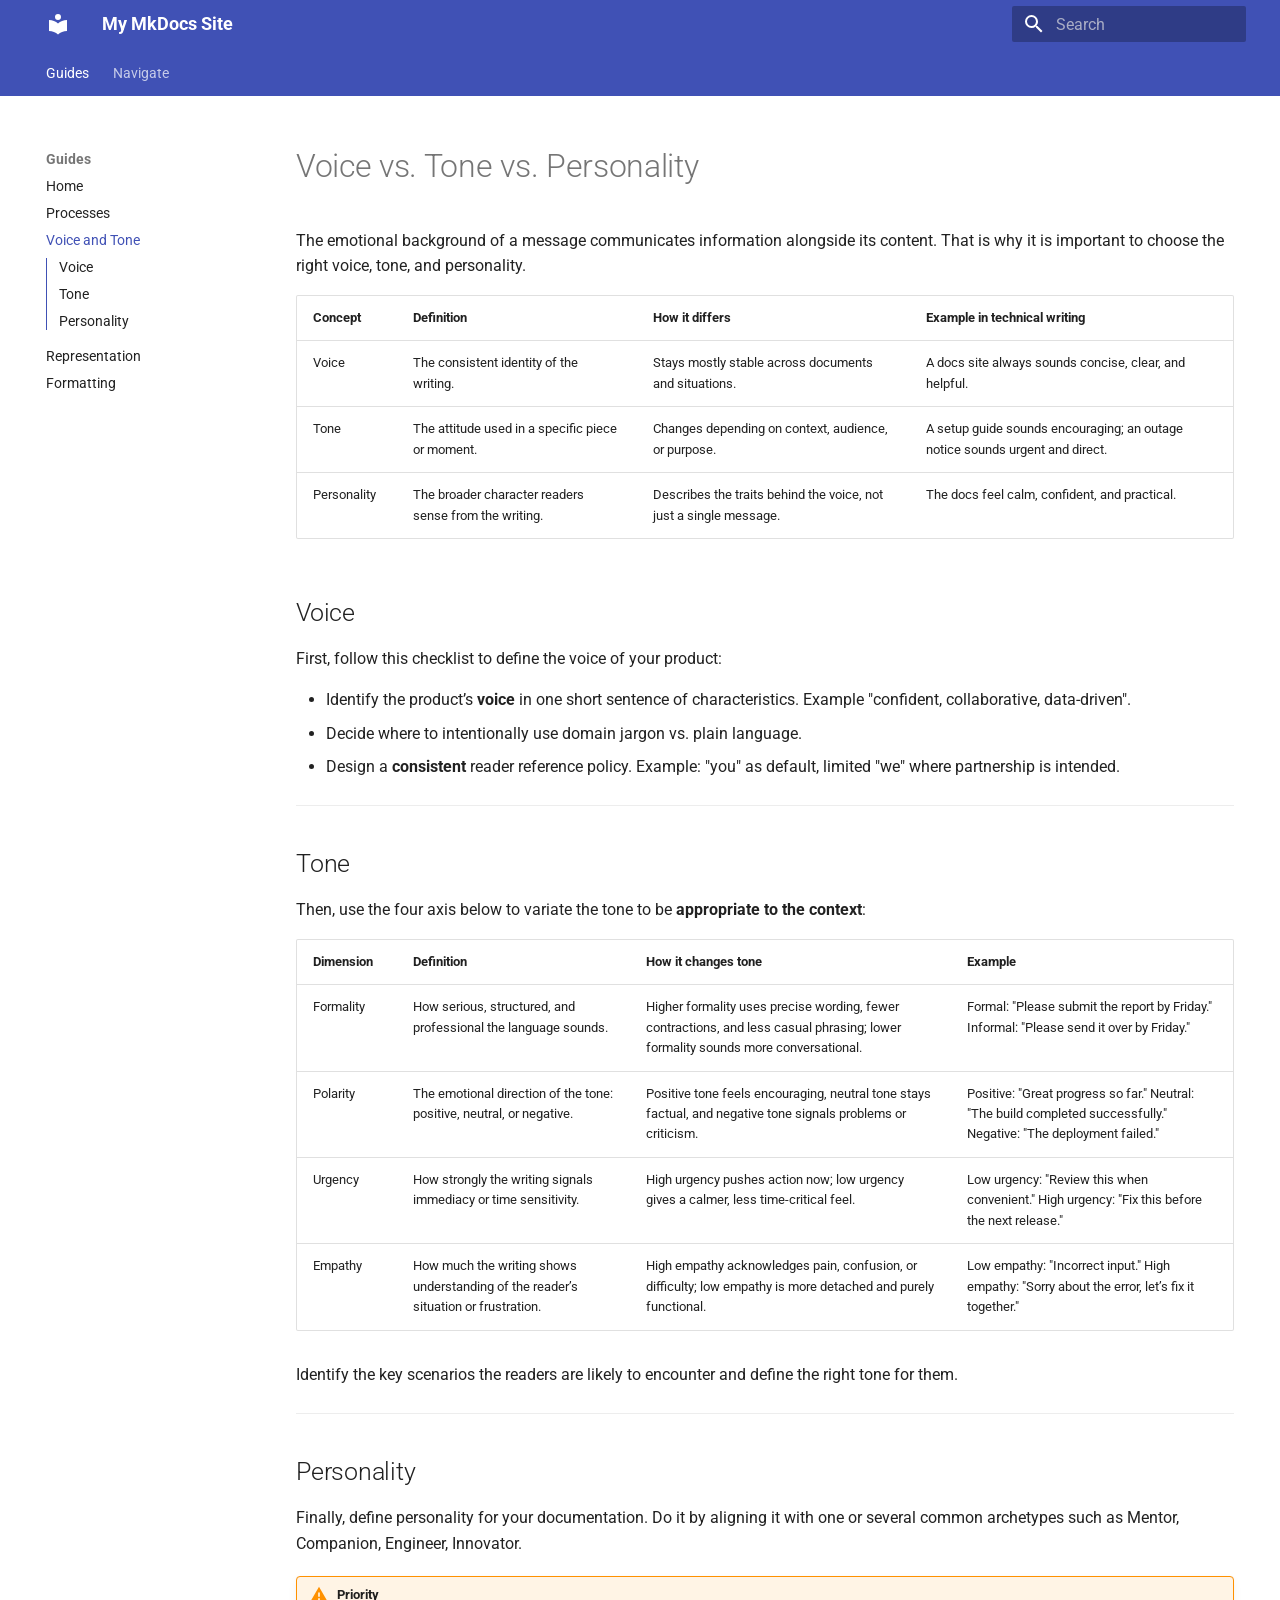
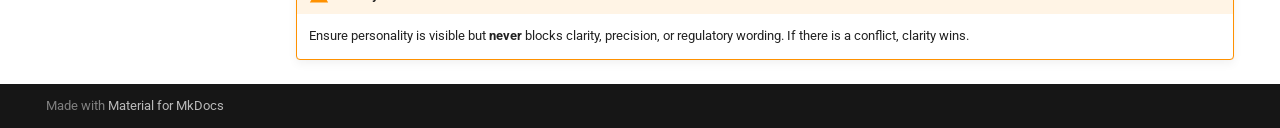
<file: voice_and_tone/index.html>
<!doctype html>
<html lang="en" class="no-js">
  <head>
    
      <meta charset="utf-8">
      <meta name="viewport" content="width=device-width,initial-scale=1">
      
        <meta name="description" content="A documenting practice repository for "Advanced Technical Communications" course.">
      
      
        <meta name="author" content="Dmitriy Prokopyev">
      
      
      
        <link rel="prev" href="../processes/">
      
      
        <link rel="next" href="../representation/">
      
      
        
      
      
      <link rel="icon" href="../assets/images/favicon.png">
      <meta name="generator" content="mkdocs-1.6.1, mkdocs-material-9.7.6">
    
    
      
        <title>Voice and Tone - My MkDocs Site</title>
      
    
    
      <link rel="stylesheet" href="../assets/stylesheets/main.484c7ddc.min.css">
      
        
        <link rel="stylesheet" href="../assets/stylesheets/palette.ab4e12ef.min.css">
      
      


    
    
      
    
    
      
        
        
        <link rel="preconnect" href="https://fonts.gstatic.com" crossorigin>
        <link rel="stylesheet" href="https://fonts.googleapis.com/css?family=Roboto:300,300i,400,400i,700,700i%7CRoboto+Mono:400,400i,700,700i&display=fallback">
        <style>:root{--md-text-font:"Roboto";--md-code-font:"Roboto Mono"}</style>
      
    
    
      <link rel="stylesheet" href="../stylesheets/extra.css">
    
    <script>__md_scope=new URL("..",location),__md_hash=e=>[...e].reduce(((e,_)=>(e<<5)-e+_.charCodeAt(0)),0),__md_get=(e,_=localStorage,t=__md_scope)=>JSON.parse(_.getItem(t.pathname+"."+e)),__md_set=(e,_,t=localStorage,a=__md_scope)=>{try{t.setItem(a.pathname+"."+e,JSON.stringify(_))}catch(e){}}</script>
    
      

    
    
  </head>
  
  
    
    
    
    
    
    <body dir="ltr" data-md-color-scheme="default" data-md-color-primary="indigo" data-md-color-accent="deep-orange">
  
    
    <input class="md-toggle" data-md-toggle="drawer" type="checkbox" id="__drawer" autocomplete="off">
    <input class="md-toggle" data-md-toggle="search" type="checkbox" id="__search" autocomplete="off">
    <label class="md-overlay" for="__drawer"></label>
    <div data-md-component="skip">
      
        
        <a href="#voice-vs-tone-vs-personality" class="md-skip">
          Skip to content
        </a>
      
    </div>
    <div data-md-component="announce">
      
    </div>
    
    
      

<header class="md-header" data-md-component="header">
  <nav class="md-header__inner md-grid" aria-label="Header">
    <a href=".." title="My MkDocs Site" class="md-header__button md-logo" aria-label="My MkDocs Site" data-md-component="logo">
      
  
  <svg xmlns="http://www.w3.org/2000/svg" viewBox="0 0 24 24"><path d="M12 8a3 3 0 0 0 3-3 3 3 0 0 0-3-3 3 3 0 0 0-3 3 3 3 0 0 0 3 3m0 3.54C9.64 9.35 6.5 8 3 8v11c3.5 0 6.64 1.35 9 3.54 2.36-2.19 5.5-3.54 9-3.54V8c-3.5 0-6.64 1.35-9 3.54"/></svg>

    </a>
    <label class="md-header__button md-icon" for="__drawer">
      
      <svg xmlns="http://www.w3.org/2000/svg" viewBox="0 0 24 24"><path d="M3 6h18v2H3zm0 5h18v2H3zm0 5h18v2H3z"/></svg>
    </label>
    <div class="md-header__title" data-md-component="header-title">
      <div class="md-header__ellipsis">
        <div class="md-header__topic">
          <span class="md-ellipsis">
            My MkDocs Site
          </span>
        </div>
        <div class="md-header__topic" data-md-component="header-topic">
          <span class="md-ellipsis">
            
              Voice and Tone
            
          </span>
        </div>
      </div>
    </div>
    
      
    
    
    
    
      
      
        <label class="md-header__button md-icon" for="__search">
          
          <svg xmlns="http://www.w3.org/2000/svg" viewBox="0 0 24 24"><path d="M9.5 3A6.5 6.5 0 0 1 16 9.5c0 1.61-.59 3.09-1.56 4.23l.27.27h.79l5 5-1.5 1.5-5-5v-.79l-.27-.27A6.52 6.52 0 0 1 9.5 16 6.5 6.5 0 0 1 3 9.5 6.5 6.5 0 0 1 9.5 3m0 2C7 5 5 7 5 9.5S7 14 9.5 14 14 12 14 9.5 12 5 9.5 5"/></svg>
        </label>
        <div class="md-search" data-md-component="search" role="dialog">
  <label class="md-search__overlay" for="__search"></label>
  <div class="md-search__inner" role="search">
    <form class="md-search__form" name="search">
      <input type="text" class="md-search__input" name="query" aria-label="Search" placeholder="Search" autocapitalize="off" autocorrect="off" autocomplete="off" spellcheck="false" data-md-component="search-query" required>
      <label class="md-search__icon md-icon" for="__search">
        
        <svg xmlns="http://www.w3.org/2000/svg" viewBox="0 0 24 24"><path d="M9.5 3A6.5 6.5 0 0 1 16 9.5c0 1.61-.59 3.09-1.56 4.23l.27.27h.79l5 5-1.5 1.5-5-5v-.79l-.27-.27A6.52 6.52 0 0 1 9.5 16 6.5 6.5 0 0 1 3 9.5 6.5 6.5 0 0 1 9.5 3m0 2C7 5 5 7 5 9.5S7 14 9.5 14 14 12 14 9.5 12 5 9.5 5"/></svg>
        
        <svg xmlns="http://www.w3.org/2000/svg" viewBox="0 0 24 24"><path d="M20 11v2H8l5.5 5.5-1.42 1.42L4.16 12l7.92-7.92L13.5 5.5 8 11z"/></svg>
      </label>
      <nav class="md-search__options" aria-label="Search">
        
        <button type="reset" class="md-search__icon md-icon" title="Clear" aria-label="Clear" tabindex="-1">
          
          <svg xmlns="http://www.w3.org/2000/svg" viewBox="0 0 24 24"><path d="M19 6.41 17.59 5 12 10.59 6.41 5 5 6.41 10.59 12 5 17.59 6.41 19 12 13.41 17.59 19 19 17.59 13.41 12z"/></svg>
        </button>
      </nav>
      
        <div class="md-search__suggest" data-md-component="search-suggest"></div>
      
    </form>
    <div class="md-search__output">
      <div class="md-search__scrollwrap" tabindex="0" data-md-scrollfix>
        <div class="md-search-result" data-md-component="search-result">
          <div class="md-search-result__meta">
            Initializing search
          </div>
          <ol class="md-search-result__list" role="presentation"></ol>
        </div>
      </div>
    </div>
  </div>
</div>
      
    
    
  </nav>
  
</header>
    
    <div class="md-container" data-md-component="container">
      
      
        
          
            
<nav class="md-tabs" aria-label="Tabs" data-md-component="tabs">
  <div class="md-grid">
    <ul class="md-tabs__list">
      
        
  
  
  
    
  
  
    
    
      <li class="md-tabs__item md-tabs__item--active">
        <a href=".." class="md-tabs__link">
          
  
  
  Guides

        </a>
      </li>
    
  

      
        
  
  
  
  
    <li class="md-tabs__item">
      <a href="../guide/" class="md-tabs__link">
        
  
  
    
  
  Navigate

      </a>
    </li>
  

      
    </ul>
  </div>
</nav>
          
        
      
      <main class="md-main" data-md-component="main">
        <div class="md-main__inner md-grid">
          
            
              
              <div class="md-sidebar md-sidebar--primary" data-md-component="sidebar" data-md-type="navigation" >
                <div class="md-sidebar__scrollwrap">
                  <div class="md-sidebar__inner">
                    


  


  

<nav class="md-nav md-nav--primary md-nav--lifted md-nav--integrated" aria-label="Navigation" data-md-level="0">
  <label class="md-nav__title" for="__drawer">
    <a href=".." title="My MkDocs Site" class="md-nav__button md-logo" aria-label="My MkDocs Site" data-md-component="logo">
      
  
  <svg xmlns="http://www.w3.org/2000/svg" viewBox="0 0 24 24"><path d="M12 8a3 3 0 0 0 3-3 3 3 0 0 0-3-3 3 3 0 0 0-3 3 3 3 0 0 0 3 3m0 3.54C9.64 9.35 6.5 8 3 8v11c3.5 0 6.64 1.35 9 3.54 2.36-2.19 5.5-3.54 9-3.54V8c-3.5 0-6.64 1.35-9 3.54"/></svg>

    </a>
    My MkDocs Site
  </label>
  
  <ul class="md-nav__list" data-md-scrollfix>
    
      
      
  
  
    
  
  
  
    
    
    
    
      
        
        
      
      
        
      
    
    
    <li class="md-nav__item md-nav__item--active md-nav__item--section md-nav__item--nested">
      
        
        
        <input class="md-nav__toggle md-toggle " type="checkbox" id="__nav_1" checked>
        
          
          <label class="md-nav__link" for="__nav_1" id="__nav_1_label" tabindex="">
            
  
  
  <span class="md-ellipsis">
    
  
    Guides
  

    
  </span>
  
  

            <span class="md-nav__icon md-icon"></span>
          </label>
        
        <nav class="md-nav" data-md-level="1" aria-labelledby="__nav_1_label" aria-expanded="true">
          <label class="md-nav__title" for="__nav_1">
            <span class="md-nav__icon md-icon"></span>
            
  
    Guides
  

          </label>
          <ul class="md-nav__list" data-md-scrollfix>
            
              
                
  
  
  
  
    <li class="md-nav__item">
      <a href=".." class="md-nav__link">
        
  
  
  <span class="md-ellipsis">
    
  
    Home
  

    
  </span>
  
  

      </a>
    </li>
  

              
            
              
                
  
  
  
  
    <li class="md-nav__item">
      <a href="../processes/" class="md-nav__link">
        
  
  
  <span class="md-ellipsis">
    
  
    Processes
  

    
  </span>
  
  

      </a>
    </li>
  

              
            
              
                
  
  
    
  
  
  
    <li class="md-nav__item md-nav__item--active">
      
      <input class="md-nav__toggle md-toggle" type="checkbox" id="__toc">
      
      
        
      
      
        <label class="md-nav__link md-nav__link--active" for="__toc">
          
  
  
  <span class="md-ellipsis">
    
  
    Voice and Tone
  

    
  </span>
  
  

          <span class="md-nav__icon md-icon"></span>
        </label>
      
      <a href="./" class="md-nav__link md-nav__link--active">
        
  
  
  <span class="md-ellipsis">
    
  
    Voice and Tone
  

    
  </span>
  
  

      </a>
      
        

<nav class="md-nav md-nav--secondary" aria-label="Table of contents">
  
  
  
    
  
  
    <label class="md-nav__title" for="__toc">
      <span class="md-nav__icon md-icon"></span>
      Table of contents
    </label>
    <ul class="md-nav__list" data-md-component="toc" data-md-scrollfix>
      
        <li class="md-nav__item">
  <a href="#voice" class="md-nav__link">
    <span class="md-ellipsis">
      
        Voice
      
    </span>
  </a>
  
</li>
      
        <li class="md-nav__item">
  <a href="#tone" class="md-nav__link">
    <span class="md-ellipsis">
      
        Tone
      
    </span>
  </a>
  
</li>
      
        <li class="md-nav__item">
  <a href="#personality" class="md-nav__link">
    <span class="md-ellipsis">
      
        Personality
      
    </span>
  </a>
  
</li>
      
    </ul>
  
</nav>
      
    </li>
  

              
            
              
                
  
  
  
  
    <li class="md-nav__item">
      <a href="../representation/" class="md-nav__link">
        
  
  
  <span class="md-ellipsis">
    
  
    Representation
  

    
  </span>
  
  

      </a>
    </li>
  

              
            
              
                
  
  
  
  
    <li class="md-nav__item">
      <a href="../formatting/" class="md-nav__link">
        
  
  
  <span class="md-ellipsis">
    
  
    Formatting
  

    
  </span>
  
  

      </a>
    </li>
  

              
            
          </ul>
        </nav>
      
    </li>
  

    
      
      
  
  
  
  
    <li class="md-nav__item">
      <a href="../guide/" class="md-nav__link">
        
  
  
  <span class="md-ellipsis">
    
  
    Navigate
  

    
  </span>
  
  

      </a>
    </li>
  

    
  </ul>
</nav>
                  </div>
                </div>
              </div>
            
            
          
          
            <div class="md-content" data-md-component="content">
              
              <article class="md-content__inner md-typeset">
                
                  



<h1 id="voice-vs-tone-vs-personality">Voice vs. Tone vs. Personality</h1>
<p>The emotional background of a message communicates information alongside its content. That is why it is important to choose the right voice, tone, and personality.</p>
<table>
<thead>
<tr>
<th>Concept</th>
<th>Definition</th>
<th>How it differs</th>
<th>Example in technical writing</th>
</tr>
</thead>
<tbody>
<tr>
<td>Voice</td>
<td>The consistent identity of the writing.</td>
<td>Stays mostly stable across documents and situations.</td>
<td>A docs site always sounds concise, clear, and helpful.</td>
</tr>
<tr>
<td>Tone</td>
<td>The attitude used in a specific piece or moment.</td>
<td>Changes depending on context, audience, or purpose.</td>
<td>A setup guide sounds encouraging; an outage notice sounds urgent and direct.</td>
</tr>
<tr>
<td>Personality</td>
<td>The broader character readers sense from the writing.</td>
<td>Describes the traits behind the voice, not just a single message.</td>
<td>The docs feel calm, confident, and practical.</td>
</tr>
</tbody>
</table>
<h2 id="voice">Voice</h2>
<p>First, follow this checklist to define the voice of your product:</p>
<ul>
<li>Identify the product’s <strong>voice</strong> in one short sentence of characteristics. Example "confident, collaborative, data‑driven".</li>
<li>Decide where to intentionally use domain jargon vs. plain language.</li>
<li>Design a <strong>consistent</strong> reader reference policy. Example: "you" as default, limited "we" where partnership is intended.</li>
</ul>
<hr />
<h2 id="tone">Tone</h2>
<p>Then, use the four axis below to variate the tone to be <strong>appropriate to the context</strong>:</p>
<table>
<thead>
<tr>
<th>Dimension</th>
<th>Definition</th>
<th>How it changes tone</th>
<th>Example</th>
</tr>
</thead>
<tbody>
<tr>
<td>Formality</td>
<td>How serious, structured, and professional the language sounds.</td>
<td>Higher formality uses precise wording, fewer contractions, and less casual phrasing; lower formality sounds more conversational.</td>
<td>Formal: "Please submit the report by Friday." Informal: "Please send it over by Friday."</td>
</tr>
<tr>
<td>Polarity</td>
<td>The emotional direction of the tone: positive, neutral, or negative.</td>
<td>Positive tone feels encouraging, neutral tone stays factual, and negative tone signals problems or criticism.</td>
<td>Positive: "Great progress so far." Neutral: "The build completed successfully." Negative: "The deployment failed."</td>
</tr>
<tr>
<td>Urgency</td>
<td>How strongly the writing signals immediacy or time sensitivity.</td>
<td>High urgency pushes action now; low urgency gives a calmer, less time-critical feel.</td>
<td>Low urgency: "Review this when convenient." High urgency: "Fix this before the next release."</td>
</tr>
<tr>
<td>Empathy</td>
<td>How much the writing shows understanding of the reader’s situation or frustration.</td>
<td>High empathy acknowledges pain, confusion, or difficulty; low empathy is more detached and purely functional.</td>
<td>Low empathy: "Incorrect input." High empathy: "Sorry about the error, let’s fix it together."</td>
</tr>
</tbody>
</table>
<p>Identify the key scenarios the readers are likely to encounter and define the right tone for them.</p>
<hr />
<h2 id="personality">Personality</h2>
<p>Finally, define personality for your documentation. Do it by aligning it with one or several common archetypes such as Mentor, Companion, Engineer, Innovator.</p>
<div class="admonition warning">
<p class="admonition-title">Priority</p>
<p>Ensure personality is visible but <strong>never</strong> blocks clarity, precision, or regulatory wording. If there is a conflict, clarity wins.</p>
</div>












                
              </article>
            </div>
          
          
  <script>var tabs=__md_get("__tabs");if(Array.isArray(tabs))e:for(var set of document.querySelectorAll(".tabbed-set")){var labels=set.querySelector(".tabbed-labels");for(var tab of tabs)for(var label of labels.getElementsByTagName("label"))if(label.innerText.trim()===tab){var input=document.getElementById(label.htmlFor);input.checked=!0;continue e}}</script>

<script>var target=document.getElementById(location.hash.slice(1));target&&target.name&&(target.checked=target.name.startsWith("__tabbed_"))</script>
        </div>
        
      </main>
      
        <footer class="md-footer">
  
  <div class="md-footer-meta md-typeset">
    <div class="md-footer-meta__inner md-grid">
      <div class="md-copyright">
  
  
    Made with
    <a href="https://squidfunk.github.io/mkdocs-material/" target="_blank" rel="noopener">
      Material for MkDocs
    </a>
  
</div>
      
    </div>
  </div>
</footer>
      
    </div>
    <div class="md-dialog" data-md-component="dialog">
      <div class="md-dialog__inner md-typeset"></div>
    </div>
    
    
    
      
      
      <script id="__config" type="application/json">{"annotate": null, "base": "..", "features": ["navigation.tabs", "navigation.sections", "toc.integrate", "search.suggest", "search.highlight", "content.tabs.link", "content.code.annotate"], "search": "../assets/javascripts/workers/search.2c215733.min.js", "tags": null, "translations": {"clipboard.copied": "Copied to clipboard", "clipboard.copy": "Copy to clipboard", "search.result.more.one": "1 more on this page", "search.result.more.other": "# more on this page", "search.result.none": "No matching documents", "search.result.one": "1 matching document", "search.result.other": "# matching documents", "search.result.placeholder": "Type to start searching", "search.result.term.missing": "Missing", "select.version": "Select version"}, "version": null}</script>
    
    
      <script src="../assets/javascripts/bundle.79ae519e.min.js"></script>
      
    
  </body>
</html>
</file>
<file: stylesheets/extra.css>
:root {
  --md-admonition-icon--people: url('data:image/svg+xml;charset=utf-8,<svg xmlns="http://www.w3.org/2000/svg" viewBox="0 0 24 24"><path fill="black" d="M16 11c1.66 0 3-1.34 3-3s-1.34-3-3-3-3 1.34-3 3 1.34 3 3 3Zm-8 0c1.66 0 3-1.34 3-3S9.66 5 8 5 5 6.34 5 8s1.34 3 3 3Zm0 2c-2.33 0-7 1.17-7 3.5V19h14v-2.5C15 14.17 10.33 13 8 13Zm8 0c-.29 0-.62.02-.97.05 1.16.84 1.97 1.88 1.97 3.45V19h6v-2.5C23 14.17 18.33 13 16 13Z"/></svg>');
}

.md-typeset .admonition.people,
.md-typeset details.people {
  border-left: 4px solid rgb(150, 50, 255);
}

.md-typeset .people > .admonition-title::before,
.md-typeset .people > summary::before {
  background-color: rgb(150, 50, 255);
  -webkit-mask-image: var(--md-admonition-icon--people);
  mask-image: var(--md-admonition-icon--people);
}
</file>
<file: assets/stylesheets/main.484c7ddc.min.css>
@charset "UTF-8";html{-webkit-text-size-adjust:none;-moz-text-size-adjust:none;text-size-adjust:none;box-sizing:border-box}*,:after,:before{box-sizing:inherit}@media (prefers-reduced-motion){*,:after,:before{transition:none!important}}body{margin:0}a,button,input,label{-webkit-tap-highlight-color:transparent}a{color:inherit;text-decoration:none}hr{border:0;box-sizing:initial;display:block;height:.05rem;overflow:visible;padding:0}small{font-size:80%}sub,sup{line-height:1em}img{border-style:none}table{border-collapse:initial;border-spacing:0}td,th{font-weight:400;vertical-align:top}button{background:#0000;border:0;font-family:inherit;font-size:inherit;margin:0;padding:0}input{border:0;outline:none}:root{--md-primary-fg-color:#4051b5;--md-primary-fg-color--light:#5d6cc0;--md-primary-fg-color--dark:#303fa1;--md-primary-bg-color:#fff;--md-primary-bg-color--light:#ffffffb3;--md-accent-fg-color:#526cfe;--md-accent-fg-color--transparent:#526cfe1a;--md-accent-bg-color:#fff;--md-accent-bg-color--light:#ffffffb3}[data-md-color-scheme=default]{color-scheme:light}[data-md-color-scheme=default] img[src$="#gh-dark-mode-only"],[data-md-color-scheme=default] img[src$="#only-dark"]{display:none}:root,[data-md-color-scheme=default]{--md-hue:225deg;--md-default-fg-color:#000000de;--md-default-fg-color--light:#0000008a;--md-default-fg-color--lighter:#00000052;--md-default-fg-color--lightest:#00000012;--md-default-bg-color:#fff;--md-default-bg-color--light:#ffffffb3;--md-default-bg-color--lighter:#ffffff4d;--md-default-bg-color--lightest:#ffffff1f;--md-code-fg-color:#36464e;--md-code-bg-color:#f5f5f5;--md-code-bg-color--light:#f5f5f5b3;--md-code-bg-color--lighter:#f5f5f54d;--md-code-hl-color:#4287ff;--md-code-hl-color--light:#4287ff1a;--md-code-hl-number-color:#d52a2a;--md-code-hl-special-color:#db1457;--md-code-hl-function-color:#a846b9;--md-code-hl-constant-color:#6e59d9;--md-code-hl-keyword-color:#3f6ec6;--md-code-hl-string-color:#1c7d4d;--md-code-hl-name-color:var(--md-code-fg-color);--md-code-hl-operator-color:var(--md-default-fg-color--light);--md-code-hl-punctuation-color:var(--md-default-fg-color--light);--md-code-hl-comment-color:var(--md-default-fg-color--light);--md-code-hl-generic-color:var(--md-default-fg-color--light);--md-code-hl-variable-color:var(--md-default-fg-color--light);--md-typeset-color:var(--md-default-fg-color);--md-typeset-a-color:var(--md-primary-fg-color);--md-typeset-del-color:#f5503d26;--md-typeset-ins-color:#0bd57026;--md-typeset-kbd-color:#fafafa;--md-typeset-kbd-accent-color:#fff;--md-typeset-kbd-border-color:#b8b8b8;--md-typeset-mark-color:#ffff0080;--md-typeset-table-color:#0000001f;--md-typeset-table-color--light:rgba(0,0,0,.035);--md-admonition-fg-color:var(--md-default-fg-color);--md-admonition-bg-color:var(--md-default-bg-color);--md-warning-fg-color:#000000de;--md-warning-bg-color:#ff9;--md-footer-fg-color:#fff;--md-footer-fg-color--light:#ffffffb3;--md-footer-fg-color--lighter:#ffffff73;--md-footer-bg-color:#000000de;--md-footer-bg-color--dark:#00000052;--md-shadow-z1:0 0.2rem 0.5rem #0000000d,0 0 0.05rem #0000001a;--md-shadow-z2:0 0.2rem 0.5rem #0000001a,0 0 0.05rem #00000040;--md-shadow-z3:0 0.2rem 0.5rem #0003,0 0 0.05rem #00000059}.md-icon svg{fill:currentcolor;display:block;height:1.2rem;width:1.2rem}body{-webkit-font-smoothing:antialiased;-moz-osx-font-smoothing:grayscale;--md-text-font-family:var(--md-text-font,_),-apple-system,BlinkMacSystemFont,Helvetica,Arial,sans-serif;--md-code-font-family:var(--md-code-font,_),SFMono-Regular,Consolas,Menlo,monospace}aside,body,input{font-feature-settings:"kern","liga";color:var(--md-typeset-color);font-family:var(--md-text-font-family)}code,kbd,pre{font-feature-settings:"kern";font-family:var(--md-code-font-family)}:root{--md-typeset-table-sort-icon:url('data:image/svg+xml;charset=utf-8,<svg xmlns="http://www.w3.org/2000/svg" viewBox="0 0 24 24"><path d="m18 21-4-4h3V7h-3l4-4 4 4h-3v10h3M2 19v-2h10v2M2 13v-2h7v2M2 7V5h4v2z"/></svg>');--md-typeset-table-sort-icon--asc:url('data:image/svg+xml;charset=utf-8,<svg xmlns="http://www.w3.org/2000/svg" viewBox="0 0 24 24"><path d="M19 17h3l-4 4-4-4h3V3h2M2 17h10v2H2M6 5v2H2V5m0 6h7v2H2z"/></svg>');--md-typeset-table-sort-icon--desc:url('data:image/svg+xml;charset=utf-8,<svg xmlns="http://www.w3.org/2000/svg" viewBox="0 0 24 24"><path d="M19 7h3l-4-4-4 4h3v14h2M2 17h10v2H2M6 5v2H2V5m0 6h7v2H2z"/></svg>')}.md-typeset{-webkit-print-color-adjust:exact;color-adjust:exact;font-size:.8rem;line-height:1.6;overflow-wrap:break-word}@media print{.md-typeset{font-size:.68rem}}.md-typeset blockquote,.md-typeset dl,.md-typeset figure,.md-typeset ol,.md-typeset pre,.md-typeset ul{margin-bottom:1em;margin-top:1em}.md-typeset h1{color:var(--md-default-fg-color--light);font-size:2em;line-height:1.3;margin:0 0 1.25em}.md-typeset h1,.md-typeset h2{font-weight:300;letter-spacing:-.01em}.md-typeset h2{font-size:1.5625em;line-height:1.4;margin:1.6em 0 .64em}.md-typeset h3{font-size:1.25em;font-weight:400;letter-spacing:-.01em;line-height:1.5;margin:1.6em 0 .8em}.md-typeset h2+h3{margin-top:.8em}.md-typeset h4{font-weight:700;letter-spacing:-.01em;margin:1em 0}.md-typeset h5,.md-typeset h6{color:var(--md-default-fg-color--light);font-size:.8em;font-weight:700;letter-spacing:-.01em;margin:1.25em 0}.md-typeset h5{text-transform:uppercase}.md-typeset h5 code{text-transform:none}.md-typeset hr{border-bottom:.05rem solid var(--md-default-fg-color--lightest);display:flow-root;margin:1.5em 0}.md-typeset a{color:var(--md-typeset-a-color);word-break:break-word}.md-typeset a,.md-typeset a:before{transition:color 125ms}.md-typeset a:focus,.md-typeset a:hover{color:var(--md-accent-fg-color)}.md-typeset a:focus code,.md-typeset a:hover code{background-color:var(--md-accent-fg-color--transparent);color:var(--md-accent-fg-color)}.md-typeset a code{color:var(--md-typeset-a-color)}.md-typeset a.focus-visible{outline-color:var(--md-accent-fg-color);outline-offset:.2rem}.md-typeset code,.md-typeset kbd,.md-typeset pre{color:var(--md-code-fg-color);direction:ltr;font-variant-ligatures:none;transition:background-color 125ms}@media print{.md-typeset code,.md-typeset kbd,.md-typeset pre{white-space:pre-wrap}}.md-typeset code{background-color:var(--md-code-bg-color);border-radius:.1rem;-webkit-box-decoration-break:clone;box-decoration-break:clone;font-size:.85em;padding:0 .2941176471em;transition:color 125ms,background-color 125ms;word-break:break-word}.md-typeset code:not(.focus-visible){-webkit-tap-highlight-color:transparent;outline:none}.md-typeset pre{display:flow-root;line-height:1.4;position:relative}.md-typeset pre>code{-webkit-box-decoration-break:slice;box-decoration-break:slice;box-shadow:none;display:block;margin:0;outline-color:var(--md-accent-fg-color);overflow:auto;padding:.7720588235em 1.1764705882em;scrollbar-color:var(--md-default-fg-color--lighter) #0000;scrollbar-width:thin;touch-action:auto;word-break:normal}.md-typeset pre>code:hover{scrollbar-color:var(--md-accent-fg-color) #0000}.md-typeset pre>code::-webkit-scrollbar{height:.2rem;width:.2rem}.md-typeset pre>code::-webkit-scrollbar-thumb{background-color:var(--md-default-fg-color--lighter)}.md-typeset pre>code::-webkit-scrollbar-thumb:hover{background-color:var(--md-accent-fg-color)}.md-typeset kbd{background-color:var(--md-typeset-kbd-color);border-radius:.1rem;box-shadow:0 .1rem 0 .05rem var(--md-typeset-kbd-border-color),0 .1rem 0 var(--md-typeset-kbd-border-color),0 -.1rem .2rem var(--md-typeset-kbd-accent-color) inset;color:var(--md-default-fg-color);display:inline-block;font-size:.75em;padding:0 .6666666667em;vertical-align:text-top;word-break:break-word}.md-typeset mark{background-color:var(--md-typeset-mark-color);-webkit-box-decoration-break:clone;box-decoration-break:clone;color:inherit;word-break:break-word}.md-typeset abbr{cursor:help;text-decoration:none}.md-typeset [data-preview],.md-typeset abbr{border-bottom:.05rem dotted var(--md-default-fg-color--light)}.md-typeset small{opacity:.75}[dir=ltr] .md-typeset sub,[dir=ltr] .md-typeset sup{margin-left:.078125em}[dir=rtl] .md-typeset sub,[dir=rtl] .md-typeset sup{margin-right:.078125em}[dir=ltr] .md-typeset blockquote{padding-left:.6rem}[dir=rtl] .md-typeset blockquote{padding-right:.6rem}[dir=ltr] .md-typeset blockquote{border-left:.2rem solid var(--md-default-fg-color--lighter)}[dir=rtl] .md-typeset blockquote{border-right:.2rem solid var(--md-default-fg-color--lighter)}.md-typeset blockquote{color:var(--md-default-fg-color--light);margin-left:0;margin-right:0}.md-typeset ul{list-style-type:disc}.md-typeset ul[type]{list-style-type:revert-layer}[dir=ltr] .md-typeset ol,[dir=ltr] .md-typeset ul{margin-left:.625em}[dir=rtl] .md-typeset ol,[dir=rtl] .md-typeset ul{margin-right:.625em}.md-typeset ol,.md-typeset ul{padding:0}.md-typeset ol:not([hidden]),.md-typeset ul:not([hidden]){display:flow-root}.md-typeset ol ol,.md-typeset ul ol{list-style-type:lower-alpha}.md-typeset ol ol ol,.md-typeset ul ol ol{list-style-type:lower-roman}.md-typeset ol ol ol ol,.md-typeset ul ol ol ol{list-style-type:upper-alpha}.md-typeset ol ol ol ol ol,.md-typeset ul ol ol ol ol{list-style-type:upper-roman}.md-typeset ol[type],.md-typeset ul[type]{list-style-type:revert-layer}[dir=ltr] .md-typeset ol li,[dir=ltr] .md-typeset ul li{margin-left:1.25em}[dir=rtl] .md-typeset ol li,[dir=rtl] .md-typeset ul li{margin-right:1.25em}.md-typeset ol li,.md-typeset ul li{margin-bottom:.5em}.md-typeset ol li blockquote,.md-typeset ol li p,.md-typeset ul li blockquote,.md-typeset ul li p{margin:.5em 0}.md-typeset ol li:last-child,.md-typeset ul li:last-child{margin-bottom:0}[dir=ltr] .md-typeset ol li ol,[dir=ltr] .md-typeset ol li ul,[dir=ltr] .md-typeset ul li ol,[dir=ltr] .md-typeset ul li ul{margin-left:.625em}[dir=rtl] .md-typeset ol li ol,[dir=rtl] .md-typeset ol li ul,[dir=rtl] .md-typeset ul li ol,[dir=rtl] .md-typeset ul li ul{margin-right:.625em}.md-typeset ol li ol,.md-typeset ol li ul,.md-typeset ul li ol,.md-typeset ul li ul{margin-bottom:.5em;margin-top:.5em}[dir=ltr] .md-typeset dd{margin-left:1.875em}[dir=rtl] .md-typeset dd{margin-right:1.875em}.md-typeset dd{margin-bottom:1.5em;margin-top:1em}.md-typeset img,.md-typeset svg,.md-typeset video{height:auto;max-width:100%}.md-typeset img[align=left]{margin:1em 1em 1em 0}.md-typeset img[align=right]{margin:1em 0 1em 1em}.md-typeset img[align]:only-child{margin-top:0}.md-typeset figure{display:flow-root;margin:1em auto;max-width:100%;text-align:center;width:fit-content}.md-typeset figure img{display:block;margin:0 auto}.md-typeset figcaption{font-style:italic;margin:1em auto;max-width:24rem}.md-typeset iframe{max-width:100%}.md-typeset table:not([class]){background-color:var(--md-default-bg-color);border:.05rem solid var(--md-typeset-table-color);border-radius:.1rem;display:inline-block;font-size:.64rem;max-width:100%;overflow:auto;touch-action:auto}@media print{.md-typeset table:not([class]){display:table}}.md-typeset table:not([class])+*{margin-top:1.5em}.md-typeset table:not([class]) td>:first-child,.md-typeset table:not([class]) th>:first-child{margin-top:0}.md-typeset table:not([class]) td>:last-child,.md-typeset table:not([class]) th>:last-child{margin-bottom:0}.md-typeset table:not([class]) td:not([align]),.md-typeset table:not([class]) th:not([align]){text-align:left}[dir=rtl] .md-typeset table:not([class]) td:not([align]),[dir=rtl] .md-typeset table:not([class]) th:not([align]){text-align:right}.md-typeset table:not([class]) th{font-weight:700;min-width:5rem;padding:.9375em 1.25em;vertical-align:top}.md-typeset table:not([class]) td{border-top:.05rem solid var(--md-typeset-table-color);padding:.9375em 1.25em;vertical-align:top}.md-typeset table:not([class]) tbody tr{transition:background-color 125ms}.md-typeset table:not([class]) tbody tr:hover{background-color:var(--md-typeset-table-color--light);box-shadow:0 .05rem 0 var(--md-default-bg-color) inset}.md-typeset table:not([class]) a{word-break:normal}.md-typeset table th[role=columnheader]{cursor:pointer}[dir=ltr] .md-typeset table th[role=columnheader]:after{margin-left:.5em}[dir=rtl] .md-typeset table th[role=columnheader]:after{margin-right:.5em}.md-typeset table th[role=columnheader]:after{content:"";display:inline-block;height:1.2em;-webkit-mask-image:var(--md-typeset-table-sort-icon);mask-image:var(--md-typeset-table-sort-icon);-webkit-mask-repeat:no-repeat;mask-repeat:no-repeat;-webkit-mask-size:contain;mask-size:contain;transition:background-color 125ms;vertical-align:text-bottom;width:1.2em}.md-typeset table th[role=columnheader]:hover:after{background-color:var(--md-default-fg-color--lighter)}.md-typeset table th[role=columnheader][aria-sort=ascending]:after{background-color:var(--md-default-fg-color--light);-webkit-mask-image:var(--md-typeset-table-sort-icon--asc);mask-image:var(--md-typeset-table-sort-icon--asc)}.md-typeset table th[role=columnheader][aria-sort=descending]:after{background-color:var(--md-default-fg-color--light);-webkit-mask-image:var(--md-typeset-table-sort-icon--desc);mask-image:var(--md-typeset-table-sort-icon--desc)}.md-typeset__scrollwrap{margin:1em -.8rem;overflow-x:auto;touch-action:auto}.md-typeset__table{display:inline-block;margin-bottom:.5em;padding:0 .8rem}@media print{.md-typeset__table{display:block}}html .md-typeset__table table{display:table;margin:0;overflow:hidden;width:100%}@media screen and (max-width:44.984375em){.md-content__inner>pre{margin:1em -.8rem}.md-content__inner>pre code{border-radius:0}}.md-typeset .md-author{border-radius:100%;display:block;flex-shrink:0;height:1.6rem;overflow:hidden;position:relative;transition:color 125ms,transform 125ms;width:1.6rem}.md-typeset .md-author img{display:block}.md-typeset .md-author--more{background:var(--md-default-fg-color--lightest);color:var(--md-default-fg-color--lighter);font-size:.6rem;font-weight:700;line-height:1.6rem;text-align:center}.md-typeset .md-author--long{height:2.4rem;width:2.4rem}.md-typeset a.md-author{transform:scale(1)}.md-typeset a.md-author img{border-radius:100%;filter:grayscale(100%) opacity(75%);transition:filter 125ms}.md-typeset a.md-author:focus,.md-typeset a.md-author:hover{transform:scale(1.1);z-index:1}.md-typeset a.md-author:focus img,.md-typeset a.md-author:hover img{filter:grayscale(0)}.md-banner{background-color:var(--md-footer-bg-color);color:var(--md-footer-fg-color);overflow:auto}@media print{.md-banner{display:none}}.md-banner--warning{background-color:var(--md-warning-bg-color);color:var(--md-warning-fg-color)}.md-banner__inner{font-size:.7rem;margin:.6rem auto;padding:0 .8rem}[dir=ltr] .md-banner__button{float:right}[dir=rtl] .md-banner__button{float:left}.md-banner__button{color:inherit;cursor:pointer;transition:opacity .25s}.no-js .md-banner__button{display:none}.md-banner__button:hover{opacity:.7}html{font-size:125%;height:100%;overflow-x:hidden}@media screen and (min-width:100em){html{font-size:137.5%}}@media screen and (min-width:125em){html{font-size:150%}}body{background-color:var(--md-default-bg-color);display:flex;flex-direction:column;font-size:.5rem;min-height:100%;position:relative;width:100%}@media print{body{display:block}}@media screen and (max-width:59.984375em){body[data-md-scrolllock]{position:fixed}}.md-grid{margin-left:auto;margin-right:auto;max-width:61rem}.md-container{display:flex;flex-direction:column;flex-grow:1}@media print{.md-container{display:block}}.md-main{flex-grow:1}.md-main__inner{display:flex;height:100%;margin-top:1.5rem}.md-ellipsis{overflow:hidden;text-overflow:ellipsis}.md-toggle{display:none}.md-option{height:0;opacity:0;position:absolute;width:0}.md-option:checked+label:not([hidden]){display:block}.md-option.focus-visible+label{outline-color:var(--md-accent-fg-color);outline-style:auto}.md-skip{background-color:var(--md-default-fg-color);border-radius:.1rem;color:var(--md-default-bg-color);font-size:.64rem;margin:.5rem;opacity:0;outline-color:var(--md-accent-fg-color);padding:.3rem .5rem;position:fixed;transform:translateY(.4rem);z-index:-1}.md-skip:focus{opacity:1;transform:translateY(0);transition:transform .25s cubic-bezier(.4,0,.2,1),opacity 175ms 75ms;z-index:10}@page{margin:25mm}:root{--md-clipboard-icon:url('data:image/svg+xml;charset=utf-8,<svg xmlns="http://www.w3.org/2000/svg" viewBox="0 0 24 24"><path d="M19 21H8V7h11m0-2H8a2 2 0 0 0-2 2v14a2 2 0 0 0 2 2h11a2 2 0 0 0 2-2V7a2 2 0 0 0-2-2m-3-4H4a2 2 0 0 0-2 2v14h2V3h12z"/></svg>')}.md-clipboard{border-radius:.1rem;color:var(--md-default-fg-color--lightest);cursor:pointer;height:1.5em;outline-color:var(--md-accent-fg-color);outline-offset:.1rem;transition:color .25s;width:1.5em;z-index:1}@media print{.md-clipboard{display:none}}.md-clipboard:not(.focus-visible){-webkit-tap-highlight-color:transparent;outline:none}:hover>.md-clipboard{color:var(--md-default-fg-color--light)}.md-clipboard:focus,.md-clipboard:hover{color:var(--md-accent-fg-color)}.md-clipboard:after{background-color:currentcolor;content:"";display:block;height:1.125em;margin:0 auto;-webkit-mask-image:var(--md-clipboard-icon);mask-image:var(--md-clipboard-icon);-webkit-mask-position:center;mask-position:center;-webkit-mask-repeat:no-repeat;mask-repeat:no-repeat;-webkit-mask-size:contain;mask-size:contain;width:1.125em}.md-clipboard--inline{cursor:pointer}.md-clipboard--inline code{transition:color .25s,background-color .25s}.md-clipboard--inline:focus code,.md-clipboard--inline:hover code{background-color:var(--md-accent-fg-color--transparent);color:var(--md-accent-fg-color)}:root{--md-code-select-icon:url('data:image/svg+xml;charset=utf-8,<svg xmlns="http://www.w3.org/2000/svg" viewBox="0 0 24 24"><path d="M19 19h-4v2h4c1.1 0 2-.9 2-2v-4h-2m0-12h-4v2h4v4h2V5c0-1.1-.9-2-2-2M5 5h4V3H5c-1.1 0-2 .9-2 2v4h2m0 6H3v4c0 1.1.9 2 2 2h4v-2H5zm2-4h2v2H7zm4 0h2v2h-2zm4 0h2v2h-2zM7 7h2v2H7zm4 0h2v2h-2zm4 0h2v2h-2zm-8 8h2v2H7zm4 0h2v2h-2zm4 0h2v2h-2z"/></svg>');--md-code-copy-icon:url('data:image/svg+xml;charset=utf-8,<svg xmlns="http://www.w3.org/2000/svg" viewBox="0 0 24 24"><path d="M19 21H8V7h11m0-2H8a2 2 0 0 0-2 2v14a2 2 0 0 0 2 2h11a2 2 0 0 0 2-2V7a2 2 0 0 0-2-2m-3-4H4a2 2 0 0 0-2 2v14h2V3h12z"/></svg>')}.md-typeset .md-code__content{display:grid}.md-code__nav{background-color:var(--md-code-bg-color--lighter);border-radius:.1rem;display:flex;gap:.2rem;padding:.2rem;position:absolute;right:.25em;top:.25em;transition:background-color .25s;z-index:1}:hover>.md-code__nav{background-color:var(--md-code-bg-color--light)}.md-code__button{color:var(--md-default-fg-color--lightest);cursor:pointer;display:block;height:1.5em;outline-color:var(--md-accent-fg-color);outline-offset:.1rem;transition:color .25s;width:1.5em}:hover>*>.md-code__button{color:var(--md-default-fg-color--light)}.md-code__button.focus-visible,.md-code__button:hover{color:var(--md-accent-fg-color)}.md-code__button--active{color:var(--md-default-fg-color)!important}.md-code__button:after{background-color:currentcolor;content:"";display:block;height:1.125em;margin:0 auto;-webkit-mask-position:center;mask-position:center;-webkit-mask-repeat:no-repeat;mask-repeat:no-repeat;-webkit-mask-size:contain;mask-size:contain;width:1.125em}.md-code__button[data-md-type=select]:after{-webkit-mask-image:var(--md-code-select-icon);mask-image:var(--md-code-select-icon)}.md-code__button[data-md-type=copy]:after{-webkit-mask-image:var(--md-code-copy-icon);mask-image:var(--md-code-copy-icon)}@keyframes consent{0%{opacity:0;transform:translateY(100%)}to{opacity:1;transform:translateY(0)}}@keyframes overlay{0%{opacity:0}to{opacity:1}}.md-consent__overlay{animation:overlay .25s both;-webkit-backdrop-filter:blur(.1rem);backdrop-filter:blur(.1rem);background-color:#0000008a;height:100%;opacity:1;position:fixed;top:0;width:100%;z-index:5}.md-consent__inner{animation:consent .5s cubic-bezier(.1,.7,.1,1) both;background-color:var(--md-default-bg-color);border:0;border-radius:.1rem;bottom:0;box-shadow:0 0 .2rem #0000001a,0 .2rem .4rem #0003;max-height:100%;overflow:auto;padding:0;position:fixed;width:100%;z-index:5}.md-consent__form{padding:.8rem}.md-consent__settings{display:none;margin:1em 0}input:checked+.md-consent__settings{display:block}.md-consent__controls{margin-bottom:.8rem}.md-typeset .md-consent__controls .md-button{display:inline}@media screen and (max-width:44.984375em){.md-typeset .md-consent__controls .md-button{display:block;margin-top:.4rem;text-align:center;width:100%}}.md-consent label{cursor:pointer}.md-content{flex-grow:1;min-width:0}.md-content__inner{margin:0 .8rem 1.2rem;padding-top:.6rem}@media screen and (min-width:76.25em){[dir=ltr] .md-sidebar--primary:not([hidden])~.md-content>.md-content__inner{margin-left:1.2rem}[dir=ltr] .md-sidebar--secondary:not([hidden])~.md-content>.md-content__inner,[dir=rtl] .md-sidebar--primary:not([hidden])~.md-content>.md-content__inner{margin-right:1.2rem}[dir=rtl] .md-sidebar--secondary:not([hidden])~.md-content>.md-content__inner{margin-left:1.2rem}}.md-content__inner:before{content:"";display:block;height:.4rem}.md-content__inner>:last-child{margin-bottom:0}[dir=ltr] .md-content__button{float:right}[dir=rtl] .md-content__button{float:left}[dir=ltr] .md-content__button{margin-left:.4rem}[dir=rtl] .md-content__button{margin-right:.4rem}.md-content__button{margin:.4rem 0;padding:0}@media print{.md-content__button{display:none}}.md-typeset .md-content__button{color:var(--md-default-fg-color--lighter)}.md-content__button svg{display:inline;vertical-align:top}[dir=rtl] .md-content__button svg{transform:scaleX(-1)}[dir=ltr] .md-dialog{right:.8rem}[dir=rtl] .md-dialog{left:.8rem}.md-dialog{background-color:var(--md-default-fg-color);border-radius:.1rem;bottom:.8rem;box-shadow:var(--md-shadow-z3);min-width:11.1rem;opacity:0;padding:.4rem .6rem;pointer-events:none;position:fixed;transform:translateY(100%);transition:transform 0ms .4s,opacity .4s;z-index:4}@media print{.md-dialog{display:none}}.md-dialog--active{opacity:1;pointer-events:auto;transform:translateY(0);transition:transform .4s cubic-bezier(.075,.85,.175,1),opacity .4s}.md-dialog__inner{color:var(--md-default-bg-color);font-size:.7rem}.md-feedback{margin:2em 0 1em;text-align:center}.md-feedback fieldset{border:none;margin:0;padding:0}.md-feedback__title{font-weight:700;margin:1em auto}.md-feedback__inner{position:relative}.md-feedback__list{display:flex;flex-wrap:wrap;place-content:baseline center;position:relative}.md-feedback__list:hover .md-icon:not(:disabled){color:var(--md-default-fg-color--lighter)}:disabled .md-feedback__list{min-height:1.8rem}.md-feedback__icon{color:var(--md-default-fg-color--light);cursor:pointer;flex-shrink:0;margin:0 .1rem;transition:color 125ms}.md-feedback__icon:not(:disabled).md-icon:hover{color:var(--md-accent-fg-color)}.md-feedback__icon:disabled{color:var(--md-default-fg-color--lightest);pointer-events:none}.md-feedback__note{opacity:0;position:relative;transform:translateY(.4rem);transition:transform .4s cubic-bezier(.1,.7,.1,1),opacity .15s}.md-feedback__note>*{margin:0 auto;max-width:16rem}:disabled .md-feedback__note{opacity:1;transform:translateY(0)}@media print{.md-feedback{display:none}}.md-footer{background-color:var(--md-footer-bg-color);color:var(--md-footer-fg-color)}@media print{.md-footer{display:none}}.md-footer__inner{justify-content:space-between;overflow:auto;padding:.2rem}.md-footer__inner:not([hidden]){display:flex}.md-footer__link{align-items:end;display:flex;flex-grow:0.01;margin-bottom:.4rem;margin-top:1rem;max-width:100%;outline-color:var(--md-accent-fg-color);overflow:hidden;transition:opacity .25s}.md-footer__link:focus,.md-footer__link:hover{opacity:.7}[dir=rtl] .md-footer__link svg{transform:scaleX(-1)}@media screen and (max-width:44.984375em){.md-footer__link--prev{flex-shrink:0}.md-footer__link--prev .md-footer__title{display:none}}[dir=ltr] .md-footer__link--next{margin-left:auto}[dir=rtl] .md-footer__link--next{margin-right:auto}.md-footer__link--next{text-align:right}[dir=rtl] .md-footer__link--next{text-align:left}.md-footer__title{flex-grow:1;font-size:.9rem;margin-bottom:.7rem;max-width:calc(100% - 2.4rem);padding:0 1rem;white-space:nowrap}.md-footer__button{margin:.2rem;padding:.4rem}.md-footer__direction{font-size:.64rem;opacity:.7}.md-footer-meta{background-color:var(--md-footer-bg-color--dark)}.md-footer-meta__inner{display:flex;flex-wrap:wrap;justify-content:space-between;padding:.2rem}html .md-footer-meta.md-typeset a{color:var(--md-footer-fg-color--light)}html .md-footer-meta.md-typeset a:focus,html .md-footer-meta.md-typeset a:hover{color:var(--md-footer-fg-color)}.md-copyright{color:var(--md-footer-fg-color--lighter);font-size:.64rem;margin:auto .6rem;padding:.4rem 0;width:100%}@media screen and (min-width:45em){.md-copyright{width:auto}}.md-copyright__highlight{color:var(--md-footer-fg-color--light)}.md-social{display:inline-flex;gap:.2rem;margin:0 .4rem;padding:.2rem 0 .6rem}@media screen and (min-width:45em){.md-social{padding:.6rem 0}}.md-social__link{display:inline-block;height:1.6rem;text-align:center;width:1.6rem}.md-social__link:before{line-height:1.9}.md-social__link svg{fill:currentcolor;max-height:.8rem;vertical-align:-25%}.md-typeset .md-button{border:.1rem solid;border-radius:.1rem;color:var(--md-primary-fg-color);cursor:pointer;display:inline-block;font-weight:700;padding:.625em 2em;transition:color 125ms,background-color 125ms,border-color 125ms}.md-typeset .md-button--primary{background-color:var(--md-primary-fg-color);border-color:var(--md-primary-fg-color);color:var(--md-primary-bg-color)}.md-typeset .md-button:focus,.md-typeset .md-button:hover{background-color:var(--md-accent-fg-color);border-color:var(--md-accent-fg-color);color:var(--md-accent-bg-color)}[dir=ltr] .md-typeset .md-input{border-top-left-radius:.1rem}[dir=ltr] .md-typeset .md-input,[dir=rtl] .md-typeset .md-input{border-top-right-radius:.1rem}[dir=rtl] .md-typeset .md-input{border-top-left-radius:.1rem}.md-typeset .md-input{border-bottom:.1rem solid var(--md-default-fg-color--lighter);box-shadow:var(--md-shadow-z1);font-size:.8rem;height:1.8rem;padding:0 .6rem;transition:border .25s,box-shadow .25s}.md-typeset .md-input:focus,.md-typeset .md-input:hover{border-bottom-color:var(--md-accent-fg-color);box-shadow:var(--md-shadow-z2)}.md-typeset .md-input--stretch{width:100%}.md-header{background-color:var(--md-primary-fg-color);box-shadow:0 0 .2rem #0000,0 .2rem .4rem #0000;color:var(--md-primary-bg-color);display:block;left:0;position:sticky;right:0;top:0;z-index:4}@media print{.md-header{display:none}}.md-header[hidden]{transform:translateY(-100%);transition:transform .25s cubic-bezier(.8,0,.6,1),box-shadow .25s}.md-header--shadow{box-shadow:0 0 .2rem #0000001a,0 .2rem .4rem #0003;transition:transform .25s cubic-bezier(.1,.7,.1,1),box-shadow .25s}.md-header__inner{align-items:center;display:flex;padding:0 .2rem}.md-header__button{color:currentcolor;cursor:pointer;margin:.2rem;outline-color:var(--md-accent-fg-color);padding:.4rem;position:relative;transition:opacity .25s;vertical-align:middle;z-index:1}.md-header__button:hover{opacity:.7}.md-header__button:not([hidden]){display:inline-block}.md-header__button:not(.focus-visible){-webkit-tap-highlight-color:transparent;outline:none}.md-header__button.md-logo{margin:.2rem;padding:.4rem}@media screen and (max-width:76.234375em){.md-header__button.md-logo{display:none}}.md-header__button.md-logo img,.md-header__button.md-logo svg{fill:currentcolor;display:block;height:1.2rem;width:auto}@media screen and (min-width:60em){.md-header__button[for=__search]{display:none}}.no-js .md-header__button[for=__search]{display:none}[dir=rtl] .md-header__button[for=__search] svg{transform:scaleX(-1)}@media screen and (min-width:76.25em){.md-header__button[for=__drawer]{display:none}}.md-header__topic{display:flex;max-width:100%;position:absolute;transition:transform .4s cubic-bezier(.1,.7,.1,1),opacity .15s;white-space:nowrap}.md-header__topic+.md-header__topic{opacity:0;pointer-events:none;transform:translateX(1.25rem);transition:transform .4s cubic-bezier(1,.7,.1,.1),opacity .15s;z-index:-1}[dir=rtl] .md-header__topic+.md-header__topic{transform:translateX(-1.25rem)}.md-header__topic:first-child{font-weight:700}[dir=ltr] .md-header__title{margin-left:1rem;margin-right:.4rem}[dir=rtl] .md-header__title{margin-left:.4rem;margin-right:1rem}.md-header__title{flex-grow:1;font-size:.9rem;height:2.4rem;line-height:2.4rem}.md-header__title--active .md-header__topic{opacity:0;pointer-events:none;transform:translateX(-1.25rem);transition:transform .4s cubic-bezier(1,.7,.1,.1),opacity .15s;z-index:-1}[dir=rtl] .md-header__title--active .md-header__topic{transform:translateX(1.25rem)}.md-header__title--active .md-header__topic+.md-header__topic{opacity:1;pointer-events:auto;transform:translateX(0);transition:transform .4s cubic-bezier(.1,.7,.1,1),opacity .15s;z-index:0}.md-header__title>.md-header__ellipsis{height:100%;position:relative;width:100%}.md-header__option{display:flex;flex-shrink:0;max-width:100%;transition:max-width 0ms .25s,opacity .25s .25s;white-space:nowrap}[data-md-toggle=search]:checked~.md-header .md-header__option{max-width:0;opacity:0;transition:max-width 0ms,opacity 0ms}.md-header__option>input{bottom:0}.md-header__source{display:none}@media screen and (min-width:60em){[dir=ltr] .md-header__source{margin-left:1rem}[dir=rtl] .md-header__source{margin-right:1rem}.md-header__source{display:block;max-width:11.7rem;width:11.7rem}}@media screen and (min-width:76.25em){[dir=ltr] .md-header__source{margin-left:1.4rem}[dir=rtl] .md-header__source{margin-right:1.4rem}}.md-meta{color:var(--md-default-fg-color--light);font-size:.7rem;line-height:1.3}.md-meta__list{display:inline-flex;flex-wrap:wrap;list-style:none;margin:0;padding:0}.md-meta__item:not(:last-child):after{content:"·";margin-left:.2rem;margin-right:.2rem}.md-meta__link{color:var(--md-typeset-a-color)}.md-meta__link:focus,.md-meta__link:hover{color:var(--md-accent-fg-color)}.md-draft{background-color:#ff1744;border-radius:.125em;color:#fff;display:inline-block;font-weight:700;padding-left:.5714285714em;padding-right:.5714285714em}:root{--md-nav-icon--prev:url('data:image/svg+xml;charset=utf-8,<svg xmlns="http://www.w3.org/2000/svg" viewBox="0 0 24 24"><path d="M20 11v2H8l5.5 5.5-1.42 1.42L4.16 12l7.92-7.92L13.5 5.5 8 11z"/></svg>');--md-nav-icon--next:url('data:image/svg+xml;charset=utf-8,<svg xmlns="http://www.w3.org/2000/svg" viewBox="0 0 24 24"><path d="M8.59 16.58 13.17 12 8.59 7.41 10 6l6 6-6 6z"/></svg>');--md-toc-icon:url('data:image/svg+xml;charset=utf-8,<svg xmlns="http://www.w3.org/2000/svg" viewBox="0 0 24 24"><path d="M3 9h14V7H3zm0 4h14v-2H3zm0 4h14v-2H3zm16 0h2v-2h-2zm0-10v2h2V7zm0 6h2v-2h-2z"/></svg>')}.md-nav{font-size:.7rem;line-height:1.3}.md-nav__title{color:var(--md-default-fg-color--light);display:block;font-weight:700;overflow:hidden;padding:0 .6rem;text-overflow:ellipsis}.md-nav__title .md-nav__button{display:none}.md-nav__title .md-nav__button img{height:100%;width:auto}.md-nav__title .md-nav__button.md-logo img,.md-nav__title .md-nav__button.md-logo svg{fill:currentcolor;display:block;height:2.4rem;max-width:100%;object-fit:contain;width:auto}.md-nav__list{list-style:none;margin:0;padding:0}.md-nav__link{align-items:flex-start;display:flex;gap:.4rem;margin-top:.625em;scroll-snap-align:start;transition:color 125ms}.md-nav__link--passed,.md-nav__link--passed code{color:var(--md-default-fg-color--light)}.md-nav__item .md-nav__link--active,.md-nav__item .md-nav__link--active code{color:var(--md-typeset-a-color)}.md-nav__link .md-ellipsis{position:relative}.md-nav__link .md-ellipsis code{word-break:normal}[dir=ltr] .md-nav__link .md-icon:last-child{margin-left:auto}[dir=rtl] .md-nav__link .md-icon:last-child{margin-right:auto}.md-nav__link .md-typeset{font-size:.7rem;line-height:1.3}.md-nav__link svg{fill:currentcolor;flex-shrink:0;height:1.3em;position:relative}.md-nav__link[for]:focus,.md-nav__link[for]:hover,.md-nav__link[href]:focus,.md-nav__link[href]:hover{color:var(--md-accent-fg-color);cursor:pointer}.md-nav__link[for]:focus code,.md-nav__link[for]:hover code,.md-nav__link[href]:focus code,.md-nav__link[href]:hover code{background-color:var(--md-accent-fg-color--transparent);color:var(--md-accent-fg-color)}.md-nav__link.focus-visible{outline-color:var(--md-accent-fg-color);outline-offset:.2rem}.md-nav--primary .md-nav__link[for=__toc]{display:none}.md-nav--primary .md-nav__link[for=__toc] .md-icon:after{background-color:currentcolor;display:block;height:100%;-webkit-mask-image:var(--md-toc-icon);mask-image:var(--md-toc-icon);width:100%}.md-nav--primary .md-nav__link[for=__toc]~.md-nav{display:none}.md-nav__container>.md-nav__link{margin-top:0}.md-nav__container>.md-nav__link:first-child{flex-grow:1;min-width:0}.md-nav__icon{flex-shrink:0}.md-nav__source{display:none}@media screen and (max-width:76.234375em){.md-nav--primary,.md-nav--primary .md-nav{background-color:var(--md-default-bg-color);display:flex;flex-direction:column;height:100%;left:0;position:absolute;right:0;top:0;z-index:1}.md-nav--primary .md-nav__item,.md-nav--primary .md-nav__title{font-size:.8rem;line-height:1.5}.md-nav--primary .md-nav__title{background-color:var(--md-default-fg-color--lightest);color:var(--md-default-fg-color--light);cursor:pointer;height:5.6rem;line-height:2.4rem;padding:3rem .8rem .2rem;position:relative;white-space:nowrap}[dir=ltr] .md-nav--primary .md-nav__title .md-nav__icon{left:.4rem}[dir=rtl] .md-nav--primary .md-nav__title .md-nav__icon{right:.4rem}.md-nav--primary .md-nav__title .md-nav__icon{display:block;height:1.2rem;margin:.2rem;position:absolute;top:.4rem;width:1.2rem}.md-nav--primary .md-nav__title .md-nav__icon:after{background-color:currentcolor;content:"";display:block;height:100%;-webkit-mask-image:var(--md-nav-icon--prev);mask-image:var(--md-nav-icon--prev);-webkit-mask-position:center;mask-position:center;-webkit-mask-repeat:no-repeat;mask-repeat:no-repeat;-webkit-mask-size:contain;mask-size:contain;width:100%}.md-nav--primary .md-nav__title~.md-nav__list{background-color:var(--md-default-bg-color);box-shadow:0 .05rem 0 var(--md-default-fg-color--lightest) inset;overflow-y:auto;scroll-snap-type:y mandatory;touch-action:pan-y}.md-nav--primary .md-nav__title~.md-nav__list>:first-child{border-top:0}.md-nav--primary .md-nav__title[for=__drawer]{background-color:var(--md-primary-fg-color);color:var(--md-primary-bg-color);font-weight:700}.md-nav--primary .md-nav__title .md-logo{display:block;left:.2rem;margin:.2rem;padding:.4rem;position:absolute;right:.2rem;top:.2rem}.md-nav--primary .md-nav__list{flex:1}.md-nav--primary .md-nav__item{border-top:.05rem solid var(--md-default-fg-color--lightest)}.md-nav--primary .md-nav__item--active>.md-nav__link{color:var(--md-typeset-a-color)}.md-nav--primary .md-nav__item--active>.md-nav__link:focus,.md-nav--primary .md-nav__item--active>.md-nav__link:hover{color:var(--md-accent-fg-color)}.md-nav--primary .md-nav__link{margin-top:0;padding:.6rem .8rem}.md-nav--primary .md-nav__link svg{margin-top:.1em}.md-nav--primary .md-nav__link>.md-nav__link{padding:0}[dir=ltr] .md-nav--primary .md-nav__link .md-nav__icon{margin-right:-.2rem}[dir=rtl] .md-nav--primary .md-nav__link .md-nav__icon{margin-left:-.2rem}.md-nav--primary .md-nav__link .md-nav__icon{font-size:1.2rem;height:1.2rem;width:1.2rem}.md-nav--primary .md-nav__link .md-nav__icon:after{background-color:currentcolor;content:"";display:block;height:100%;-webkit-mask-image:var(--md-nav-icon--next);mask-image:var(--md-nav-icon--next);-webkit-mask-position:center;mask-position:center;-webkit-mask-repeat:no-repeat;mask-repeat:no-repeat;-webkit-mask-size:contain;mask-size:contain;width:100%}[dir=rtl] .md-nav--primary .md-nav__icon:after{transform:scale(-1)}.md-nav--primary .md-nav--secondary .md-nav{background-color:initial;position:static}[dir=ltr] .md-nav--primary .md-nav--secondary .md-nav .md-nav__link{padding-left:1.4rem}[dir=rtl] .md-nav--primary .md-nav--secondary .md-nav .md-nav__link{padding-right:1.4rem}[dir=ltr] .md-nav--primary .md-nav--secondary .md-nav .md-nav .md-nav__link{padding-left:2rem}[dir=rtl] .md-nav--primary .md-nav--secondary .md-nav .md-nav .md-nav__link{padding-right:2rem}[dir=ltr] .md-nav--primary .md-nav--secondary .md-nav .md-nav .md-nav .md-nav__link{padding-left:2.6rem}[dir=rtl] .md-nav--primary .md-nav--secondary .md-nav .md-nav .md-nav .md-nav__link{padding-right:2.6rem}[dir=ltr] .md-nav--primary .md-nav--secondary .md-nav .md-nav .md-nav .md-nav .md-nav__link{padding-left:3.2rem}[dir=rtl] .md-nav--primary .md-nav--secondary .md-nav .md-nav .md-nav .md-nav .md-nav__link{padding-right:3.2rem}.md-nav--secondary{background-color:initial}.md-nav__toggle~.md-nav{display:flex;opacity:0;transform:translateX(100%);transition:transform .25s cubic-bezier(.8,0,.6,1),opacity 125ms 50ms}[dir=rtl] .md-nav__toggle~.md-nav{transform:translateX(-100%)}.md-nav__toggle:checked~.md-nav{opacity:1;transform:translateX(0);transition:transform .25s cubic-bezier(.4,0,.2,1),opacity 125ms 125ms}.md-nav__toggle:checked~.md-nav>.md-nav__list{backface-visibility:hidden}}@media screen and (max-width:59.984375em){.md-nav--primary .md-nav__link[for=__toc]{display:flex}.md-nav--primary .md-nav__link[for=__toc] .md-icon:after{content:""}.md-nav--primary .md-nav__link[for=__toc]+.md-nav__link{display:none}.md-nav--primary .md-nav__link[for=__toc]~.md-nav{display:flex}.md-nav__source{background-color:var(--md-primary-fg-color--dark);color:var(--md-primary-bg-color);display:block;padding:0 .2rem}}@media screen and (min-width:60em) and (max-width:76.234375em){.md-nav--integrated .md-nav__link[for=__toc]{display:flex}.md-nav--integrated .md-nav__link[for=__toc] .md-icon:after{content:""}.md-nav--integrated .md-nav__link[for=__toc]+.md-nav__link{display:none}.md-nav--integrated .md-nav__link[for=__toc]~.md-nav{display:flex}}@media screen and (min-width:60em){.md-nav{margin-bottom:-.4rem}.md-nav--secondary .md-nav__title{background:var(--md-default-bg-color);box-shadow:0 0 .4rem .4rem var(--md-default-bg-color);position:sticky;top:0;z-index:1}.md-nav--secondary .md-nav__title[for=__toc]{scroll-snap-align:start}.md-nav--secondary .md-nav__title .md-nav__icon{display:none}[dir=ltr] .md-nav--secondary .md-nav__list{padding-left:.6rem}[dir=rtl] .md-nav--secondary .md-nav__list{padding-right:.6rem}.md-nav--secondary .md-nav__list{padding-bottom:.4rem}[dir=ltr] .md-nav--secondary .md-nav__item>.md-nav__link{margin-right:.4rem}[dir=rtl] .md-nav--secondary .md-nav__item>.md-nav__link{margin-left:.4rem}}@media screen and (min-width:76.25em){.md-nav{margin-bottom:-.4rem;transition:max-height .25s cubic-bezier(.86,0,.07,1)}.md-nav--primary .md-nav__title{background:var(--md-default-bg-color);box-shadow:0 0 .4rem .4rem var(--md-default-bg-color);position:sticky;top:0;z-index:1}.md-nav--primary .md-nav__title[for=__drawer]{scroll-snap-align:start}.md-nav--primary .md-nav__title .md-nav__icon{display:none}[dir=ltr] .md-nav--primary .md-nav__list{padding-left:.6rem}[dir=rtl] .md-nav--primary .md-nav__list{padding-right:.6rem}.md-nav--primary .md-nav__list{padding-bottom:.4rem}[dir=ltr] .md-nav--primary .md-nav__item>.md-nav__link{margin-right:.4rem}[dir=rtl] .md-nav--primary .md-nav__item>.md-nav__link{margin-left:.4rem}.md-nav__toggle~.md-nav{display:grid;grid-template-rows:minmax(.4rem,0fr);opacity:0;transition:grid-template-rows .25s cubic-bezier(.86,0,.07,1),opacity .25s,visibility 0ms .25s;visibility:collapse}.md-nav__toggle~.md-nav>.md-nav__list{overflow:hidden}.md-nav__toggle.md-toggle--indeterminate~.md-nav,.md-nav__toggle:checked~.md-nav{grid-template-rows:minmax(.4rem,1fr);opacity:1;transition:grid-template-rows .25s cubic-bezier(.86,0,.07,1),opacity .15s .1s,visibility 0ms;visibility:visible}.md-nav__toggle.md-toggle--indeterminate~.md-nav{transition:none}.md-nav__item--nested>.md-nav>.md-nav__title{display:none}.md-nav__item--section{display:block;margin:1.25em 0}.md-nav__item--section:last-child{margin-bottom:0}.md-nav__item--section>.md-nav__link{font-weight:700}.md-nav__item--section>.md-nav__link[for]{color:var(--md-default-fg-color--light)}.md-nav__item--section>.md-nav__link:not(.md-nav__container){pointer-events:none}.md-nav__item--section>.md-nav__link .md-icon,.md-nav__item--section>.md-nav__link>[for]{display:none}[dir=ltr] .md-nav__item--section>.md-nav{margin-left:-.6rem}[dir=rtl] .md-nav__item--section>.md-nav{margin-right:-.6rem}.md-nav__item--section>.md-nav{display:block;opacity:1;visibility:visible}.md-nav__item--section>.md-nav>.md-nav__list>.md-nav__item{padding:0}.md-nav__icon{border-radius:100%;height:.9rem;transition:background-color .25s;width:.9rem}.md-nav__icon:hover{background-color:var(--md-accent-fg-color--transparent)}.md-nav__icon:after{background-color:currentcolor;border-radius:100%;content:"";display:inline-block;height:100%;-webkit-mask-image:var(--md-nav-icon--next);mask-image:var(--md-nav-icon--next);-webkit-mask-position:center;mask-position:center;-webkit-mask-repeat:no-repeat;mask-repeat:no-repeat;-webkit-mask-size:contain;mask-size:contain;transition:transform .25s;vertical-align:-.1rem;width:100%}[dir=rtl] .md-nav__icon:after{transform:rotate(180deg)}.md-nav__item--nested .md-nav__toggle:checked~.md-nav__link .md-nav__icon:after,.md-nav__item--nested .md-toggle--indeterminate~.md-nav__link .md-nav__icon:after{transform:rotate(90deg)}.md-nav--lifted>.md-nav__list>.md-nav__item,.md-nav--lifted>.md-nav__title{display:none}.md-nav--lifted>.md-nav__list>.md-nav__item--active{display:block}.md-nav--lifted>.md-nav__list>.md-nav__item--active>.md-nav__link{background:var(--md-default-bg-color);box-shadow:0 0 .4rem .4rem var(--md-default-bg-color);margin-top:0;position:sticky;top:0;z-index:1}.md-nav--lifted>.md-nav__list>.md-nav__item--active>.md-nav__link:not(.md-nav__container){pointer-events:none}.md-nav--lifted>.md-nav__list>.md-nav__item--active.md-nav__item--section{margin:0}[dir=ltr] .md-nav--lifted>.md-nav__list>.md-nav__item>.md-nav:not(.md-nav--secondary){margin-left:-.6rem}[dir=rtl] .md-nav--lifted>.md-nav__list>.md-nav__item>.md-nav:not(.md-nav--secondary){margin-right:-.6rem}.md-nav--lifted>.md-nav__list>.md-nav__item>[for]{color:var(--md-default-fg-color--light)}.md-nav--lifted .md-nav[data-md-level="1"]{grid-template-rows:minmax(.4rem,1fr);opacity:1;visibility:visible}[dir=ltr] .md-nav--integrated>.md-nav__list>.md-nav__item--active .md-nav--secondary{border-left:.05rem solid var(--md-primary-fg-color)}[dir=rtl] .md-nav--integrated>.md-nav__list>.md-nav__item--active .md-nav--secondary{border-right:.05rem solid var(--md-primary-fg-color)}.md-nav--integrated>.md-nav__list>.md-nav__item--active .md-nav--secondary{display:block;margin-bottom:1.25em;opacity:1;visibility:visible}.md-nav--integrated>.md-nav__list>.md-nav__item--active .md-nav--secondary>.md-nav__list{overflow:visible;padding-bottom:0}.md-nav--integrated>.md-nav__list>.md-nav__item--active .md-nav--secondary>.md-nav__title{display:none}}.md-pagination{font-size:.8rem;font-weight:700;gap:.4rem}.md-pagination,.md-pagination>*{align-items:center;display:flex;justify-content:center}.md-pagination>*{border-radius:.2rem;height:1.8rem;min-width:1.8rem;text-align:center}.md-pagination__current{background-color:var(--md-default-fg-color--lightest);color:var(--md-default-fg-color--light)}.md-pagination__link{transition:color 125ms,background-color 125ms}.md-pagination__link:focus,.md-pagination__link:hover{background-color:var(--md-accent-fg-color--transparent);color:var(--md-accent-fg-color)}.md-pagination__link:focus svg,.md-pagination__link:hover svg{color:var(--md-accent-fg-color)}.md-pagination__link.focus-visible{outline-color:var(--md-accent-fg-color);outline-offset:.2rem}.md-pagination__link svg{fill:currentcolor;color:var(--md-default-fg-color--lighter);display:block;max-height:100%;width:1.2rem}:root{--md-path-icon:url('data:image/svg+xml;charset=utf-8,<svg xmlns="http://www.w3.org/2000/svg" viewBox="0 0 24 24"><path d="M8.59 16.58 13.17 12 8.59 7.41 10 6l6 6-6 6z"/></svg>')}.md-path{font-size:.7rem;margin:0 .8rem;overflow:auto;padding-top:1.2rem}.md-path:not([hidden]){display:block}@media screen and (min-width:76.25em){.md-path{margin:0 1.2rem}}.md-path__list{align-items:center;display:flex;gap:.2rem;list-style:none;margin:0;padding:0}.md-path__item:not(:first-child){display:inline-flex;gap:.2rem;white-space:nowrap}.md-path__item:not(:first-child):before{background-color:var(--md-default-fg-color--lighter);content:"";display:inline;height:.8rem;-webkit-mask-image:var(--md-path-icon);mask-image:var(--md-path-icon);width:.8rem}.md-path__link{align-items:center;color:var(--md-default-fg-color--light);display:flex}.md-path__link:focus,.md-path__link:hover{color:var(--md-accent-fg-color)}:root{--md-post-pin-icon:url('data:image/svg+xml;charset=utf-8,<svg xmlns="http://www.w3.org/2000/svg" viewBox="0 0 24 24"><path d="M16 12V4h1V2H7v2h1v8l-2 2v2h5.2v6h1.6v-6H18v-2z"/></svg>')}.md-post__back{border-bottom:.05rem solid var(--md-default-fg-color--lightest);margin-bottom:1.2rem;padding-bottom:1.2rem}@media screen and (max-width:76.234375em){.md-post__back{display:none}}[dir=rtl] .md-post__back svg{transform:scaleX(-1)}.md-post__authors{display:flex;flex-direction:column;gap:.6rem;margin:0 .6rem 1.2rem}.md-post .md-post__meta a{transition:color 125ms}.md-post .md-post__meta a:focus,.md-post .md-post__meta a:hover{color:var(--md-accent-fg-color)}.md-post__title{color:var(--md-default-fg-color--light);font-weight:700}.md-post--excerpt{margin-bottom:3.2rem}.md-post--excerpt .md-post__header{align-items:center;display:flex;gap:.6rem;min-height:1.6rem}.md-post--excerpt .md-post__authors{align-items:center;display:inline-flex;flex-direction:row;gap:.2rem;margin:0;min-height:2.4rem}[dir=ltr] .md-post--excerpt .md-post__meta .md-meta__list{margin-right:.4rem}[dir=rtl] .md-post--excerpt .md-post__meta .md-meta__list{margin-left:.4rem}.md-post--excerpt .md-post__content>:first-child{--md-scroll-margin:6rem;margin-top:0}.md-post>.md-nav--secondary{margin:1em 0}.md-pin{background:var(--md-default-fg-color--lightest);border-radius:1rem;margin-top:-.05rem;padding:.2rem}.md-pin:after{background-color:currentcolor;content:"";display:block;height:.6rem;margin:0 auto;-webkit-mask-image:var(--md-post-pin-icon);mask-image:var(--md-post-pin-icon);-webkit-mask-position:center;mask-position:center;-webkit-mask-repeat:no-repeat;mask-repeat:no-repeat;-webkit-mask-size:contain;mask-size:contain;width:.6rem}.md-profile{align-items:center;display:flex;font-size:.7rem;gap:.6rem;line-height:1.4;width:100%}.md-profile__description{flex-grow:1}.md-content--post{display:flex}@media screen and (max-width:76.234375em){.md-content--post{flex-flow:column-reverse}}.md-content--post>.md-content__inner{flex-grow:1;min-width:0}@media screen and (min-width:76.25em){[dir=ltr] .md-content--post>.md-content__inner{margin-left:1.2rem}[dir=rtl] .md-content--post>.md-content__inner{margin-right:1.2rem}}@media screen and (max-width:76.234375em){.md-sidebar.md-sidebar--post{padding:0;position:static;width:100%}.md-sidebar.md-sidebar--post .md-sidebar__scrollwrap{overflow:visible}.md-sidebar.md-sidebar--post .md-sidebar__inner{padding:0}.md-sidebar.md-sidebar--post .md-post__meta{margin-left:.6rem;margin-right:.6rem}.md-sidebar.md-sidebar--post .md-nav__item{border:none;display:inline}.md-sidebar.md-sidebar--post .md-nav__list{display:inline-flex;flex-wrap:wrap;gap:.6rem;padding-bottom:.6rem;padding-top:.6rem}.md-sidebar.md-sidebar--post .md-nav__link{padding:0}.md-sidebar.md-sidebar--post .md-nav{height:auto;margin-bottom:0;position:static}}:root{--md-progress-value:0;--md-progress-delay:400ms}.md-progress{background:var(--md-primary-bg-color);height:.075rem;opacity:min(clamp(0,var(--md-progress-value),1),clamp(0,100 - var(--md-progress-value),1));position:fixed;top:0;transform:scaleX(calc(var(--md-progress-value)*1%));transform-origin:left;transition:transform .5s cubic-bezier(.19,1,.22,1),opacity .25s var(--md-progress-delay);width:100%;z-index:4}:root{--md-search-result-icon:url('data:image/svg+xml;charset=utf-8,<svg xmlns="http://www.w3.org/2000/svg" viewBox="0 0 24 24"><path d="M14 2H6a2 2 0 0 0-2 2v16a2 2 0 0 0 2 2h7c-.41-.25-.8-.56-1.14-.9-.33-.33-.61-.7-.86-1.1H6V4h7v5h5v1.18c.71.16 1.39.43 2 .82V8zm6.31 16.9c1.33-2.11.69-4.9-1.4-6.22-2.11-1.33-4.91-.68-6.22 1.4-1.34 2.11-.69 4.89 1.4 6.22 1.46.93 3.32.93 4.79.02L22 23.39 23.39 22zm-3.81.1a2.5 2.5 0 0 1-2.5-2.5 2.5 2.5 0 0 1 2.5-2.5 2.5 2.5 0 0 1 2.5 2.5 2.5 2.5 0 0 1-2.5 2.5"/></svg>')}.md-search{position:relative}@media screen and (min-width:60em){.md-search{padding:.2rem 0}}.no-js .md-search{display:none}.md-search__overlay{opacity:0;z-index:1}@media screen and (max-width:59.984375em){[dir=ltr] .md-search__overlay{left:-2.2rem}[dir=rtl] .md-search__overlay{right:-2.2rem}.md-search__overlay{background-color:var(--md-default-bg-color);border-radius:1rem;height:2rem;overflow:hidden;pointer-events:none;position:absolute;top:-1rem;transform-origin:center;transition:transform .3s .1s,opacity .2s .2s;width:2rem}[data-md-toggle=search]:checked~.md-header .md-search__overlay{opacity:1;transition:transform .4s,opacity .1s}}@media screen and (min-width:60em){[dir=ltr] .md-search__overlay{left:0}[dir=rtl] .md-search__overlay{right:0}.md-search__overlay{background-color:#0000008a;cursor:pointer;height:0;position:fixed;top:0;transition:width 0ms .25s,height 0ms .25s,opacity .25s;width:0}[data-md-toggle=search]:checked~.md-header .md-search__overlay{height:200vh;opacity:1;transition:width 0ms,height 0ms,opacity .25s;width:100%}}@media screen and (max-width:29.984375em){[data-md-toggle=search]:checked~.md-header .md-search__overlay{transform:scale(45)}}@media screen and (min-width:30em) and (max-width:44.984375em){[data-md-toggle=search]:checked~.md-header .md-search__overlay{transform:scale(60)}}@media screen and (min-width:45em) and (max-width:59.984375em){[data-md-toggle=search]:checked~.md-header .md-search__overlay{transform:scale(75)}}.md-search__inner{backface-visibility:hidden}@media screen and (max-width:59.984375em){[dir=ltr] .md-search__inner{left:0}[dir=rtl] .md-search__inner{right:0}.md-search__inner{height:0;opacity:0;overflow:hidden;position:fixed;top:0;transform:translateX(5%);transition:width 0ms .3s,height 0ms .3s,transform .15s cubic-bezier(.4,0,.2,1) .15s,opacity .15s .15s;width:0;z-index:2}[dir=rtl] .md-search__inner{transform:translateX(-5%)}[data-md-toggle=search]:checked~.md-header .md-search__inner{height:100%;opacity:1;transform:translateX(0);transition:width 0ms 0ms,height 0ms 0ms,transform .15s cubic-bezier(.1,.7,.1,1) .15s,opacity .15s .15s;width:100%}}@media screen and (min-width:60em){[dir=ltr] .md-search__inner{float:right}[dir=rtl] .md-search__inner{float:left}.md-search__inner{padding:.1rem 0;position:relative;transition:width .25s cubic-bezier(.1,.7,.1,1);width:11.7rem}}@media screen and (min-width:60em) and (max-width:76.234375em){[data-md-toggle=search]:checked~.md-header .md-search__inner{width:23.4rem}}@media screen and (min-width:76.25em){[data-md-toggle=search]:checked~.md-header .md-search__inner{width:34.4rem}}.md-search__form{background-color:var(--md-default-bg-color);box-shadow:0 0 .6rem #0000;height:2.4rem;position:relative;transition:color .25s,background-color .25s;z-index:2}@media screen and (min-width:60em){.md-search__form{background-color:#00000042;border-radius:.1rem;height:1.8rem}.md-search__form:hover{background-color:#ffffff1f}}[data-md-toggle=search]:checked~.md-header .md-search__form{background-color:var(--md-default-bg-color);border-radius:.1rem .1rem 0 0;box-shadow:0 0 .6rem #00000012;color:var(--md-default-fg-color)}[dir=ltr] .md-search__input{padding-left:3.6rem;padding-right:2.2rem}[dir=rtl] .md-search__input{padding-left:2.2rem;padding-right:3.6rem}.md-search__input{background:#0000;font-size:.9rem;height:100%;position:relative;text-overflow:ellipsis;width:100%;z-index:2}.md-search__input::placeholder{transition:color .25s}.md-search__input::placeholder,.md-search__input~.md-search__icon{color:var(--md-default-fg-color--light)}.md-search__input::-ms-clear{display:none}@media screen and (max-width:59.984375em){.md-search__input{font-size:.9rem;height:2.4rem;width:100%}}@media screen and (min-width:60em){[dir=ltr] .md-search__input{padding-left:2.2rem}[dir=rtl] .md-search__input{padding-right:2.2rem}.md-search__input{color:inherit;font-size:.8rem}.md-search__input::placeholder{color:var(--md-primary-bg-color--light)}.md-search__input+.md-search__icon{color:var(--md-primary-bg-color)}[data-md-toggle=search]:checked~.md-header .md-search__input{text-overflow:clip}[data-md-toggle=search]:checked~.md-header .md-search__input+.md-search__icon{color:var(--md-default-fg-color--light)}[data-md-toggle=search]:checked~.md-header .md-search__input::placeholder{color:#0000}}.md-search__icon{cursor:pointer;display:inline-block;height:1.2rem;transition:color .25s,opacity .25s;width:1.2rem}.md-search__icon:hover{opacity:.7}[dir=ltr] .md-search__icon[for=__search]{left:.5rem}[dir=rtl] .md-search__icon[for=__search]{right:.5rem}.md-search__icon[for=__search]{position:absolute;top:.3rem;z-index:2}[dir=rtl] .md-search__icon[for=__search] svg{transform:scaleX(-1)}@media screen and (max-width:59.984375em){[dir=ltr] .md-search__icon[for=__search]{left:.8rem}[dir=rtl] .md-search__icon[for=__search]{right:.8rem}.md-search__icon[for=__search]{top:.6rem}.md-search__icon[for=__search] svg:first-child{display:none}}@media screen and (min-width:60em){.md-search__icon[for=__search]{pointer-events:none}.md-search__icon[for=__search] svg:last-child{display:none}}[dir=ltr] .md-search__options{right:.5rem}[dir=rtl] .md-search__options{left:.5rem}.md-search__options{pointer-events:none;position:absolute;top:.3rem;z-index:2}@media screen and (max-width:59.984375em){[dir=ltr] .md-search__options{right:.8rem}[dir=rtl] .md-search__options{left:.8rem}.md-search__options{top:.6rem}}[dir=ltr] .md-search__options>.md-icon{margin-left:.2rem}[dir=rtl] .md-search__options>.md-icon{margin-right:.2rem}.md-search__options>.md-icon{color:var(--md-default-fg-color--light);opacity:0;transform:scale(.75);transition:transform .15s cubic-bezier(.1,.7,.1,1),opacity .15s}.md-search__options>.md-icon:not(.focus-visible){-webkit-tap-highlight-color:transparent;outline:none}[data-md-toggle=search]:checked~.md-header .md-search__input:valid~.md-search__options>.md-icon{opacity:1;pointer-events:auto;transform:scale(1)}[data-md-toggle=search]:checked~.md-header .md-search__input:valid~.md-search__options>.md-icon:hover{opacity:.7}[dir=ltr] .md-search__suggest{padding-left:3.6rem;padding-right:2.2rem}[dir=rtl] .md-search__suggest{padding-left:2.2rem;padding-right:3.6rem}.md-search__suggest{align-items:center;color:var(--md-default-fg-color--lighter);display:flex;font-size:.9rem;height:100%;opacity:0;position:absolute;top:0;transition:opacity 50ms;white-space:nowrap;width:100%}@media screen and (min-width:60em){[dir=ltr] .md-search__suggest{padding-left:2.2rem}[dir=rtl] .md-search__suggest{padding-right:2.2rem}.md-search__suggest{font-size:.8rem}}[data-md-toggle=search]:checked~.md-header .md-search__suggest{opacity:1;transition:opacity .3s .1s}[dir=ltr] .md-search__output{border-bottom-left-radius:.1rem}[dir=ltr] .md-search__output,[dir=rtl] .md-search__output{border-bottom-right-radius:.1rem}[dir=rtl] .md-search__output{border-bottom-left-radius:.1rem}.md-search__output{overflow:hidden;position:absolute;width:100%;z-index:1}@media screen and (max-width:59.984375em){.md-search__output{bottom:0;top:2.4rem}}@media screen and (min-width:60em){.md-search__output{opacity:0;top:1.9rem;transition:opacity .4s}[data-md-toggle=search]:checked~.md-header .md-search__output{box-shadow:var(--md-shadow-z3);opacity:1}}.md-search__scrollwrap{backface-visibility:hidden;background-color:var(--md-default-bg-color);height:100%;overflow-y:auto;touch-action:pan-y}@media (-webkit-max-device-pixel-ratio:1),(max-resolution:1dppx){.md-search__scrollwrap{transform:translateZ(0)}}@media screen and (min-width:60em) and (max-width:76.234375em){.md-search__scrollwrap{width:23.4rem}}@media screen and (min-width:76.25em){.md-search__scrollwrap{width:34.4rem}}@media screen and (min-width:60em){.md-search__scrollwrap{max-height:0;scrollbar-color:var(--md-default-fg-color--lighter) #0000;scrollbar-width:thin}[data-md-toggle=search]:checked~.md-header .md-search__scrollwrap{max-height:75vh}.md-search__scrollwrap:hover{scrollbar-color:var(--md-accent-fg-color) #0000}.md-search__scrollwrap::-webkit-scrollbar{height:.2rem;width:.2rem}.md-search__scrollwrap::-webkit-scrollbar-thumb{background-color:var(--md-default-fg-color--lighter)}.md-search__scrollwrap::-webkit-scrollbar-thumb:hover{background-color:var(--md-accent-fg-color)}}.md-search-result{color:var(--md-default-fg-color);word-break:break-word}.md-search-result__meta{background-color:var(--md-default-fg-color--lightest);color:var(--md-default-fg-color--light);font-size:.64rem;line-height:1.8rem;padding:0 .8rem;scroll-snap-align:start}@media screen and (min-width:60em){[dir=ltr] .md-search-result__meta{padding-left:2.2rem}[dir=rtl] .md-search-result__meta{padding-right:2.2rem}}.md-search-result__list{list-style:none;margin:0;padding:0;-webkit-user-select:none;user-select:none}.md-search-result__item{box-shadow:0 -.05rem var(--md-default-fg-color--lightest)}.md-search-result__item:first-child{box-shadow:none}.md-search-result__link{display:block;outline:none;scroll-snap-align:start;transition:background-color .25s}.md-search-result__link:focus,.md-search-result__link:hover{background-color:var(--md-accent-fg-color--transparent)}.md-search-result__link:last-child p:last-child{margin-bottom:.6rem}.md-search-result__more>summary{cursor:pointer;display:block;outline:none;position:sticky;scroll-snap-align:start;top:0;z-index:1}.md-search-result__more>summary::marker{display:none}.md-search-result__more>summary::-webkit-details-marker{display:none}.md-search-result__more>summary>div{color:var(--md-typeset-a-color);font-size:.64rem;padding:.75em .8rem;transition:color .25s,background-color .25s}@media screen and (min-width:60em){[dir=ltr] .md-search-result__more>summary>div{padding-left:2.2rem}[dir=rtl] .md-search-result__more>summary>div{padding-right:2.2rem}}.md-search-result__more>summary:focus>div,.md-search-result__more>summary:hover>div{background-color:var(--md-accent-fg-color--transparent);color:var(--md-accent-fg-color)}.md-search-result__more[open]>summary{background-color:var(--md-default-bg-color)}.md-search-result__article{overflow:hidden;padding:0 .8rem;position:relative}@media screen and (min-width:60em){[dir=ltr] .md-search-result__article{padding-left:2.2rem}[dir=rtl] .md-search-result__article{padding-right:2.2rem}}[dir=ltr] .md-search-result__icon{left:0}[dir=rtl] .md-search-result__icon{right:0}.md-search-result__icon{color:var(--md-default-fg-color--light);height:1.2rem;margin:.5rem;position:absolute;width:1.2rem}@media screen and (max-width:59.984375em){.md-search-result__icon{display:none}}.md-search-result__icon:after{background-color:currentcolor;content:"";display:inline-block;height:100%;-webkit-mask-image:var(--md-search-result-icon);mask-image:var(--md-search-result-icon);-webkit-mask-position:center;mask-position:center;-webkit-mask-repeat:no-repeat;mask-repeat:no-repeat;-webkit-mask-size:contain;mask-size:contain;width:100%}[dir=rtl] .md-search-result__icon:after{transform:scaleX(-1)}.md-search-result .md-typeset{color:var(--md-default-fg-color--light);font-size:.64rem;line-height:1.6}.md-search-result .md-typeset h1{color:var(--md-default-fg-color);font-size:.8rem;font-weight:400;line-height:1.4;margin:.55rem 0}.md-search-result .md-typeset h1 mark{text-decoration:none}.md-search-result .md-typeset h2{color:var(--md-default-fg-color);font-size:.64rem;font-weight:700;line-height:1.6;margin:.5em 0}.md-search-result .md-typeset h2 mark{text-decoration:none}.md-search-result__terms{color:var(--md-default-fg-color);display:block;font-size:.64rem;font-style:italic;margin:.5em 0}.md-search-result mark{background-color:initial;color:var(--md-accent-fg-color);text-decoration:underline}.md-select{position:relative;z-index:1}.md-select__inner{background-color:var(--md-default-bg-color);border-radius:.1rem;box-shadow:var(--md-shadow-z2);color:var(--md-default-fg-color);left:50%;margin-top:.2rem;max-height:0;opacity:0;position:absolute;top:calc(100% - .2rem);transform:translate3d(-50%,.3rem,0);transition:transform .25s 375ms,opacity .25s .25s,max-height 0ms .5s}.md-select:focus-within .md-select__inner,.md-select:hover .md-select__inner{max-height:10rem;opacity:1;transform:translate3d(-50%,0,0);transition:transform .25s cubic-bezier(.1,.7,.1,1),opacity .25s,max-height 0ms}.md-select__inner:after{border-bottom:.2rem solid #0000;border-bottom-color:var(--md-default-bg-color);border-left:.2rem solid #0000;border-right:.2rem solid #0000;border-top:0;content:"";height:0;left:50%;margin-left:-.2rem;margin-top:-.2rem;position:absolute;top:0;width:0}.md-select__list{border-radius:.1rem;font-size:.8rem;list-style-type:none;margin:0;max-height:inherit;overflow:auto;padding:0}.md-select__item{line-height:1.8rem}[dir=ltr] .md-select__link{padding-left:.6rem;padding-right:1.2rem}[dir=rtl] .md-select__link{padding-left:1.2rem;padding-right:.6rem}.md-select__link{cursor:pointer;display:block;outline:none;scroll-snap-align:start;transition:background-color .25s,color .25s;width:100%}.md-select__link:focus,.md-select__link:hover{color:var(--md-accent-fg-color)}.md-select__link:focus{background-color:var(--md-default-fg-color--lightest)}.md-sidebar{align-self:flex-start;flex-shrink:0;padding:1.2rem 0;position:sticky;top:2.4rem;width:12.1rem}@media print{.md-sidebar{display:none}}@media screen and (max-width:76.234375em){[dir=ltr] .md-sidebar--primary{left:-12.1rem}[dir=rtl] .md-sidebar--primary{right:-12.1rem}.md-sidebar--primary{background-color:var(--md-default-bg-color);display:block;height:100%;position:fixed;top:0;transform:translateX(0);transition:transform .25s cubic-bezier(.4,0,.2,1),box-shadow .25s;width:12.1rem;z-index:5}[data-md-toggle=drawer]:checked~.md-container .md-sidebar--primary{box-shadow:var(--md-shadow-z3);transform:translateX(12.1rem)}[dir=rtl] [data-md-toggle=drawer]:checked~.md-container .md-sidebar--primary{transform:translateX(-12.1rem)}.md-sidebar--primary .md-sidebar__scrollwrap{bottom:0;left:0;margin:0;overflow:hidden;position:absolute;right:0;scroll-snap-type:none;top:0}}@media screen and (min-width:76.25em){.md-sidebar{height:0}.no-js .md-sidebar{height:auto}.md-header--lifted~.md-container .md-sidebar{top:4.8rem}}.md-sidebar--secondary{display:none;order:2}@media screen and (min-width:60em){.md-sidebar--secondary{height:0}.no-js .md-sidebar--secondary{height:auto}.md-sidebar--secondary:not([hidden]){display:block}.md-sidebar--secondary .md-sidebar__scrollwrap{touch-action:pan-y}}.md-sidebar__scrollwrap{backface-visibility:hidden;margin:0 .2rem;overflow-y:auto;scrollbar-color:var(--md-default-fg-color--lighter) #0000}@media screen and (min-width:60em){.md-sidebar__scrollwrap{scrollbar-gutter:stable;scrollbar-width:thin}}.md-sidebar__scrollwrap::-webkit-scrollbar{height:.2rem;width:.2rem}.md-sidebar__scrollwrap:focus-within,.md-sidebar__scrollwrap:hover{scrollbar-color:var(--md-accent-fg-color) #0000}.md-sidebar__scrollwrap:focus-within::-webkit-scrollbar-thumb,.md-sidebar__scrollwrap:hover::-webkit-scrollbar-thumb{background-color:var(--md-default-fg-color--lighter)}.md-sidebar__scrollwrap:focus-within::-webkit-scrollbar-thumb:hover,.md-sidebar__scrollwrap:hover::-webkit-scrollbar-thumb:hover{background-color:var(--md-accent-fg-color)}@supports selector(::-webkit-scrollbar){.md-sidebar__scrollwrap{scrollbar-gutter:auto}[dir=ltr] .md-sidebar__inner{padding-right:calc(100% - 11.5rem)}[dir=rtl] .md-sidebar__inner{padding-left:calc(100% - 11.5rem)}}@media screen and (max-width:76.234375em){.md-overlay{background-color:#0000008a;height:0;opacity:0;position:fixed;top:0;transition:width 0ms .25s,height 0ms .25s,opacity .25s;width:0;z-index:5}[data-md-toggle=drawer]:checked~.md-overlay{height:100%;opacity:1;transition:width 0ms,height 0ms,opacity .25s;width:100%}}@keyframes facts{0%{height:0}to{height:.65rem}}@keyframes fact{0%{opacity:0;transform:translateY(100%)}50%{opacity:0}to{opacity:1;transform:translateY(0)}}:root{--md-source-forks-icon:url('data:image/svg+xml;charset=utf-8,<svg xmlns="http://www.w3.org/2000/svg" viewBox="0 0 16 16"><path d="M5 5.372v.878c0 .414.336.75.75.75h4.5a.75.75 0 0 0 .75-.75v-.878a2.25 2.25 0 1 1 1.5 0v.878a2.25 2.25 0 0 1-2.25 2.25h-1.5v2.128a2.251 2.251 0 1 1-1.5 0V8.5h-1.5A2.25 2.25 0 0 1 3.5 6.25v-.878a2.25 2.25 0 1 1 1.5 0M5 3.25a.75.75 0 1 0-1.5 0 .75.75 0 0 0 1.5 0m6.75.75a.75.75 0 1 0 0-1.5.75.75 0 0 0 0 1.5m-3 8.75a.75.75 0 1 0-1.5 0 .75.75 0 0 0 1.5 0"/></svg>');--md-source-repositories-icon:url('data:image/svg+xml;charset=utf-8,<svg xmlns="http://www.w3.org/2000/svg" viewBox="0 0 16 16"><path d="M2 2.5A2.5 2.5 0 0 1 4.5 0h8.75a.75.75 0 0 1 .75.75v12.5a.75.75 0 0 1-.75.75h-2.5a.75.75 0 0 1 0-1.5h1.75v-2h-8a1 1 0 0 0-.714 1.7.75.75 0 1 1-1.072 1.05A2.5 2.5 0 0 1 2 11.5Zm10.5-1h-8a1 1 0 0 0-1 1v6.708A2.5 2.5 0 0 1 4.5 9h8ZM5 12.25a.25.25 0 0 1 .25-.25h3.5a.25.25 0 0 1 .25.25v3.25a.25.25 0 0 1-.4.2l-1.45-1.087a.25.25 0 0 0-.3 0L5.4 15.7a.25.25 0 0 1-.4-.2Z"/></svg>');--md-source-stars-icon:url('data:image/svg+xml;charset=utf-8,<svg xmlns="http://www.w3.org/2000/svg" viewBox="0 0 16 16"><path d="M8 .25a.75.75 0 0 1 .673.418l1.882 3.815 4.21.612a.75.75 0 0 1 .416 1.279l-3.046 2.97.719 4.192a.751.751 0 0 1-1.088.791L8 12.347l-3.766 1.98a.75.75 0 0 1-1.088-.79l.72-4.194L.818 6.374a.75.75 0 0 1 .416-1.28l4.21-.611L7.327.668A.75.75 0 0 1 8 .25m0 2.445L6.615 5.5a.75.75 0 0 1-.564.41l-3.097.45 2.24 2.184a.75.75 0 0 1 .216.664l-.528 3.084 2.769-1.456a.75.75 0 0 1 .698 0l2.77 1.456-.53-3.084a.75.75 0 0 1 .216-.664l2.24-2.183-3.096-.45a.75.75 0 0 1-.564-.41z"/></svg>');--md-source-version-icon:url('data:image/svg+xml;charset=utf-8,<svg xmlns="http://www.w3.org/2000/svg" viewBox="0 0 16 16"><path d="M1 7.775V2.75C1 1.784 1.784 1 2.75 1h5.025c.464 0 .91.184 1.238.513l6.25 6.25a1.75 1.75 0 0 1 0 2.474l-5.026 5.026a1.75 1.75 0 0 1-2.474 0l-6.25-6.25A1.75 1.75 0 0 1 1 7.775m1.5 0c0 .066.026.13.073.177l6.25 6.25a.25.25 0 0 0 .354 0l5.025-5.025a.25.25 0 0 0 0-.354l-6.25-6.25a.25.25 0 0 0-.177-.073H2.75a.25.25 0 0 0-.25.25ZM6 5a1 1 0 1 1 0 2 1 1 0 0 1 0-2"/></svg>')}.md-source{backface-visibility:hidden;display:block;font-size:.65rem;line-height:1.2;outline-color:var(--md-accent-fg-color);transition:opacity .25s;white-space:nowrap}.md-source:hover{opacity:.7}.md-source__icon{display:inline-block;height:2.4rem;vertical-align:middle;width:2rem}[dir=ltr] .md-source__icon svg{margin-left:.6rem}[dir=rtl] .md-source__icon svg{margin-right:.6rem}.md-source__icon svg{margin-top:.6rem}[dir=ltr] .md-source__icon+.md-source__repository{padding-left:2rem}[dir=rtl] .md-source__icon+.md-source__repository{padding-right:2rem}[dir=ltr] .md-source__icon+.md-source__repository{margin-left:-2rem}[dir=rtl] .md-source__icon+.md-source__repository{margin-right:-2rem}[dir=ltr] .md-source__repository{margin-left:.6rem}[dir=rtl] .md-source__repository{margin-right:.6rem}.md-source__repository{display:inline-block;max-width:calc(100% - 1.2rem);overflow:hidden;text-overflow:ellipsis;vertical-align:middle}.md-source__facts{display:flex;font-size:.55rem;gap:.4rem;list-style-type:none;margin:.1rem 0 0;opacity:.75;overflow:hidden;padding:0;width:100%}.md-source__repository--active .md-source__facts{animation:facts .25s ease-in}.md-source__fact{overflow:hidden;text-overflow:ellipsis}.md-source__repository--active .md-source__fact{animation:fact .4s ease-out}[dir=ltr] .md-source__fact:before{margin-right:.1rem}[dir=rtl] .md-source__fact:before{margin-left:.1rem}.md-source__fact:before{background-color:currentcolor;content:"";display:inline-block;height:.6rem;-webkit-mask-position:center;mask-position:center;-webkit-mask-repeat:no-repeat;mask-repeat:no-repeat;-webkit-mask-size:contain;mask-size:contain;vertical-align:text-top;width:.6rem}.md-source__fact:nth-child(1n+2){flex-shrink:0}.md-source__fact--version:before{-webkit-mask-image:var(--md-source-version-icon);mask-image:var(--md-source-version-icon)}.md-source__fact--stars:before{-webkit-mask-image:var(--md-source-stars-icon);mask-image:var(--md-source-stars-icon)}.md-source__fact--forks:before{-webkit-mask-image:var(--md-source-forks-icon);mask-image:var(--md-source-forks-icon)}.md-source__fact--repositories:before{-webkit-mask-image:var(--md-source-repositories-icon);mask-image:var(--md-source-repositories-icon)}.md-source-file{margin:1em 0}[dir=ltr] .md-source-file__fact{margin-right:.6rem}[dir=rtl] .md-source-file__fact{margin-left:.6rem}.md-source-file__fact{align-items:center;color:var(--md-default-fg-color--light);display:inline-flex;font-size:.68rem;gap:.3rem}.md-source-file__fact .md-icon{flex-shrink:0;margin-bottom:.05rem}[dir=ltr] .md-source-file__fact .md-author{float:left}[dir=rtl] .md-source-file__fact .md-author{float:right}.md-source-file__fact .md-author{margin-right:.2rem}.md-source-file__fact svg{width:.9rem}:root{--md-status:url('data:image/svg+xml;charset=utf-8,<svg xmlns="http://www.w3.org/2000/svg" viewBox="0 0 24 24"><path d="M11 9h2V7h-2m1 13c-4.41 0-8-3.59-8-8s3.59-8 8-8 8 3.59 8 8-3.59 8-8 8m0-18A10 10 0 0 0 2 12a10 10 0 0 0 10 10 10 10 0 0 0 10-10A10 10 0 0 0 12 2m-1 15h2v-6h-2z"/></svg>');--md-status--new:url('data:image/svg+xml;charset=utf-8,<svg xmlns="http://www.w3.org/2000/svg" viewBox="0 0 24 24"><path d="m23 12-2.44-2.78.34-3.68-3.61-.82-1.89-3.18L12 3 8.6 1.54 6.71 4.72l-3.61.81.34 3.68L1 12l2.44 2.78-.34 3.69 3.61.82 1.89 3.18L12 21l3.4 1.46 1.89-3.18 3.61-.82-.34-3.68zm-10 5h-2v-2h2zm0-4h-2V7h2z"/></svg>');--md-status--deprecated:url('data:image/svg+xml;charset=utf-8,<svg xmlns="http://www.w3.org/2000/svg" viewBox="0 0 24 24"><path d="M9 3v1H4v2h1v13a2 2 0 0 0 2 2h10a2 2 0 0 0 2-2V6h1V4h-5V3zm0 5h2v9H9zm4 0h2v9h-2z"/></svg>');--md-status--encrypted:url('data:image/svg+xml;charset=utf-8,<svg xmlns="http://www.w3.org/2000/svg" viewBox="0 0 24 24"><path d="M12 1 3 5v6c0 5.55 3.84 10.74 9 12 5.16-1.26 9-6.45 9-12V5zm0 6c1.4 0 2.8 1.1 2.8 2.5V11c.6 0 1.2.6 1.2 1.3v3.5c0 .6-.6 1.2-1.3 1.2H9.2c-.6 0-1.2-.6-1.2-1.3v-3.5c0-.6.6-1.2 1.2-1.2V9.5C9.2 8.1 10.6 7 12 7m0 1.2c-.8 0-1.5.5-1.5 1.3V11h3V9.5c0-.8-.7-1.3-1.5-1.3"/></svg>')}.md-status:after{background-color:var(--md-default-fg-color--light);content:"";display:inline-block;height:1.125em;-webkit-mask-image:var(--md-status);mask-image:var(--md-status);-webkit-mask-position:center;mask-position:center;-webkit-mask-repeat:no-repeat;mask-repeat:no-repeat;-webkit-mask-size:contain;mask-size:contain;vertical-align:text-bottom;width:1.125em}.md-status:hover:after{background-color:currentcolor}.md-status--new:after{-webkit-mask-image:var(--md-status--new);mask-image:var(--md-status--new)}.md-status--deprecated:after{-webkit-mask-image:var(--md-status--deprecated);mask-image:var(--md-status--deprecated)}.md-status--encrypted:after{-webkit-mask-image:var(--md-status--encrypted);mask-image:var(--md-status--encrypted)}.md-tabs{background-color:var(--md-primary-fg-color);color:var(--md-primary-bg-color);display:block;line-height:1.3;overflow:auto;width:100%;z-index:3}@media print{.md-tabs{display:none}}@media screen and (max-width:76.234375em){.md-tabs{display:none}}.md-tabs[hidden]{pointer-events:none}[dir=ltr] .md-tabs__list{margin-left:.2rem}[dir=rtl] .md-tabs__list{margin-right:.2rem}.md-tabs__list{contain:content;display:flex;list-style:none;margin:0;overflow:auto;padding:0;scrollbar-width:none;white-space:nowrap}.md-tabs__list::-webkit-scrollbar{display:none}.md-tabs__item{height:2.4rem;padding-left:.6rem;padding-right:.6rem}.md-tabs__item--active .md-tabs__link{color:inherit;opacity:1}.md-tabs__link{backface-visibility:hidden;display:flex;font-size:.7rem;margin-top:.8rem;opacity:.7;outline-color:var(--md-accent-fg-color);outline-offset:.2rem;transition:transform .4s cubic-bezier(.1,.7,.1,1),opacity .25s}.md-tabs__link:focus,.md-tabs__link:hover{color:inherit;opacity:1}[dir=ltr] .md-tabs__link svg{margin-right:.4rem}[dir=rtl] .md-tabs__link svg{margin-left:.4rem}.md-tabs__link svg{fill:currentcolor;height:1.3em}.md-tabs__item:nth-child(2) .md-tabs__link{transition-delay:20ms}.md-tabs__item:nth-child(3) .md-tabs__link{transition-delay:40ms}.md-tabs__item:nth-child(4) .md-tabs__link{transition-delay:60ms}.md-tabs__item:nth-child(5) .md-tabs__link{transition-delay:80ms}.md-tabs__item:nth-child(6) .md-tabs__link{transition-delay:.1s}.md-tabs__item:nth-child(7) .md-tabs__link{transition-delay:.12s}.md-tabs__item:nth-child(8) .md-tabs__link{transition-delay:.14s}.md-tabs__item:nth-child(9) .md-tabs__link{transition-delay:.16s}.md-tabs__item:nth-child(10) .md-tabs__link{transition-delay:.18s}.md-tabs__item:nth-child(11) .md-tabs__link{transition-delay:.2s}.md-tabs__item:nth-child(12) .md-tabs__link{transition-delay:.22s}.md-tabs__item:nth-child(13) .md-tabs__link{transition-delay:.24s}.md-tabs__item:nth-child(14) .md-tabs__link{transition-delay:.26s}.md-tabs__item:nth-child(15) .md-tabs__link{transition-delay:.28s}.md-tabs__item:nth-child(16) .md-tabs__link{transition-delay:.3s}.md-tabs[hidden] .md-tabs__link{opacity:0;transform:translateY(50%);transition:transform 0ms .1s,opacity .1s}:root{--md-tag-icon:url('data:image/svg+xml;charset=utf-8,<svg xmlns="http://www.w3.org/2000/svg" viewBox="0 0 24 24"><path d="m5.41 21 .71-4h-4l.35-2h4l1.06-6h-4l.35-2h4l.71-4h2l-.71 4h6l.71-4h2l-.71 4h4l-.35 2h-4l-1.06 6h4l-.35 2h-4l-.71 4h-2l.71-4h-6l-.71 4zM9.53 9l-1.06 6h6l1.06-6z"/></svg>')}.md-typeset .md-tags:not([hidden]){display:inline-flex;flex-wrap:wrap;gap:.5em;margin-bottom:.75em;margin-top:-.125em}.md-typeset .md-tag{align-items:center;background:var(--md-default-fg-color--lightest);border-radius:2.4rem;display:inline-flex;font-size:.64rem;font-size:min(.8em,.64rem);font-weight:700;gap:.5em;letter-spacing:normal;line-height:1.6;padding:.3125em .78125em}.md-typeset .md-tag[href]{-webkit-tap-highlight-color:transparent;color:inherit;outline:none;transition:color 125ms,background-color 125ms}.md-typeset .md-tag[href]:focus,.md-typeset .md-tag[href]:hover{background-color:var(--md-accent-fg-color);color:var(--md-accent-bg-color)}[id]>.md-typeset .md-tag{vertical-align:text-top}.md-typeset .md-tag-shadow{opacity:.5}.md-typeset .md-tag-icon:before{background-color:var(--md-default-fg-color--lighter);content:"";display:inline-block;height:1.2em;-webkit-mask-image:var(--md-tag-icon);mask-image:var(--md-tag-icon);-webkit-mask-position:center;mask-position:center;-webkit-mask-repeat:no-repeat;mask-repeat:no-repeat;-webkit-mask-size:contain;mask-size:contain;transition:background-color 125ms;vertical-align:text-bottom;width:1.2em}.md-typeset .md-tag-icon[href]:focus:before,.md-typeset .md-tag-icon[href]:hover:before{background-color:var(--md-accent-bg-color)}@keyframes pulse{0%{transform:scale(.95)}75%{transform:scale(1)}to{transform:scale(.95)}}:root{--md-annotation-bg-icon:url('data:image/svg+xml;charset=utf-8,<svg xmlns="http://www.w3.org/2000/svg" viewBox="0 0 24 24"><path d="M12 2A10 10 0 0 0 2 12a10 10 0 0 0 10 10 10 10 0 0 0 10-10A10 10 0 0 0 12 2"/></svg>');--md-annotation-icon:url('data:image/svg+xml;charset=utf-8,<svg xmlns="http://www.w3.org/2000/svg" viewBox="0 0 24 24"><path d="M17 13h-4v4h-2v-4H7v-2h4V7h2v4h4m-5-9A10 10 0 0 0 2 12a10 10 0 0 0 10 10 10 10 0 0 0 10-10A10 10 0 0 0 12 2"/></svg>')}.md-tooltip{backface-visibility:hidden;background-color:var(--md-default-bg-color);border-radius:.1rem;box-shadow:var(--md-shadow-z2);color:var(--md-default-fg-color);font-family:var(--md-text-font-family);left:clamp(var(--md-tooltip-0,0rem) + .8rem,var(--md-tooltip-x),100vw + var(--md-tooltip-0,0rem) + .8rem - var(--md-tooltip-width) - 2 * .8rem);max-width:calc(100vw - 1.6rem);opacity:0;position:absolute;top:var(--md-tooltip-y);transform:translateY(-.4rem);transition:transform 0ms .25s,opacity .25s,z-index .25s;width:var(--md-tooltip-width);z-index:0}.md-tooltip--active{opacity:1;transform:translateY(0);transition:transform .25s cubic-bezier(.1,.7,.1,1),opacity .25s,z-index 0ms;z-index:2}.md-tooltip--inline{font-weight:700;-webkit-user-select:none;user-select:none;width:auto}.md-tooltip--inline:not(.md-tooltip--active){transform:translateY(.2rem) scale(.9)}.md-tooltip--inline .md-tooltip__inner{font-size:.5rem;padding:.2rem .4rem}[hidden]+.md-tooltip--inline{display:none}.focus-visible>.md-tooltip,.md-tooltip:target{outline:var(--md-accent-fg-color) auto}.md-tooltip__inner{font-size:.64rem;padding:.8rem}.md-tooltip__inner.md-typeset>:first-child{margin-top:0}.md-tooltip__inner.md-typeset>:last-child{margin-bottom:0}.md-annotation{font-style:normal;font-weight:400;outline:none;text-align:initial;vertical-align:text-bottom;white-space:normal}[dir=rtl] .md-annotation{direction:rtl}code .md-annotation{font-family:var(--md-code-font-family);font-size:inherit}.md-annotation:not([hidden]){display:inline-block;line-height:1.25}.md-annotation__index{border-radius:.01px;cursor:pointer;display:inline-block;margin-left:.4ch;margin-right:.4ch;outline:none;overflow:hidden;position:relative;-webkit-user-select:none;user-select:none;vertical-align:text-top;z-index:0}.md-annotation .md-annotation__index{transition:z-index .25s}@media screen{.md-annotation__index{width:2.2ch}[data-md-visible]>.md-annotation__index{animation:pulse 2s infinite}.md-annotation__index:before{background:var(--md-default-bg-color);-webkit-mask-image:var(--md-annotation-bg-icon);mask-image:var(--md-annotation-bg-icon)}.md-annotation__index:after,.md-annotation__index:before{content:"";height:2.2ch;-webkit-mask-position:center;mask-position:center;-webkit-mask-repeat:no-repeat;mask-repeat:no-repeat;-webkit-mask-size:contain;mask-size:contain;position:absolute;top:-.1ch;width:2.2ch;z-index:-1}.md-annotation__index:after{background-color:var(--md-default-fg-color--lighter);-webkit-mask-image:var(--md-annotation-icon);mask-image:var(--md-annotation-icon);transform:scale(1.0001);transition:background-color .25s,transform .25s}.md-tooltip--active+.md-annotation__index:after{transform:rotate(45deg)}.md-tooltip--active+.md-annotation__index:after,:hover>.md-annotation__index:after{background-color:var(--md-accent-fg-color)}}.md-tooltip--active+.md-annotation__index{animation-play-state:paused;transition-duration:0ms;z-index:2}.md-annotation__index [data-md-annotation-id]{display:inline-block}@media print{.md-annotation__index [data-md-annotation-id]{background:var(--md-default-fg-color--lighter);border-radius:2ch;color:var(--md-default-bg-color);font-weight:700;padding:0 .6ch;white-space:nowrap}.md-annotation__index [data-md-annotation-id]:after{content:attr(data-md-annotation-id)}}.md-typeset .md-annotation-list{counter-reset:annotation;list-style:none!important}.md-typeset .md-annotation-list li{position:relative}[dir=ltr] .md-typeset .md-annotation-list li:before{left:-2.125em}[dir=rtl] .md-typeset .md-annotation-list li:before{right:-2.125em}.md-typeset .md-annotation-list li:before{background:var(--md-default-fg-color--lighter);border-radius:2ch;color:var(--md-default-bg-color);content:counter(annotation);counter-increment:annotation;font-size:.8875em;font-weight:700;height:2ch;line-height:1.25;min-width:2ch;padding:0 .6ch;position:absolute;text-align:center;top:.25em}:root{--md-tooltip-width:20rem;--md-tooltip-tail:0.3rem}.md-tooltip2{backface-visibility:hidden;color:var(--md-default-fg-color);font-family:var(--md-text-font-family);opacity:0;pointer-events:none;position:absolute;top:calc(var(--md-tooltip-host-y) + var(--md-tooltip-y));transform:translateY(-.4rem);transform-origin:calc(var(--md-tooltip-host-x) + var(--md-tooltip-x)) 0;transition:transform 0ms .25s,opacity .25s,z-index .25s;width:100%;z-index:0}.md-tooltip2:before{border-left:var(--md-tooltip-tail) solid #0000;border-right:var(--md-tooltip-tail) solid #0000;content:"";display:block;left:clamp(1.5 * .8rem,var(--md-tooltip-host-x) + var(--md-tooltip-x) - var(--md-tooltip-tail),100vw - 2 * var(--md-tooltip-tail) - 1.5 * .8rem);position:absolute;z-index:1}.md-tooltip2--top:before{border-top:var(--md-tooltip-tail) solid var(--md-default-bg-color);bottom:calc(var(--md-tooltip-tail)*-1 + .025rem);filter:drop-shadow(0 1px 0 hsla(0,0%,0%,.05))}.md-tooltip2--bottom:before{border-bottom:var(--md-tooltip-tail) solid var(--md-default-bg-color);filter:drop-shadow(0 -1px 0 hsla(0,0%,0%,.05));top:calc(var(--md-tooltip-tail)*-1 + .025rem)}.md-tooltip2--active{opacity:1;transform:translateY(0);transition:transform .4s cubic-bezier(0,1,.5,1),opacity .25s,z-index 0ms;z-index:2}.md-tooltip2__inner{scrollbar-gutter:stable;background-color:var(--md-default-bg-color);border-radius:.1rem;box-shadow:var(--md-shadow-z2);left:clamp(.8rem,var(--md-tooltip-host-x) - .8rem,100vw - var(--md-tooltip-width) - .8rem);max-height:40vh;max-width:calc(100vw - 1.6rem);position:relative;scrollbar-width:thin}.md-tooltip2__inner::-webkit-scrollbar{height:.2rem;width:.2rem}.md-tooltip2__inner::-webkit-scrollbar-thumb{background-color:var(--md-default-fg-color--lighter)}.md-tooltip2__inner::-webkit-scrollbar-thumb:hover{background-color:var(--md-accent-fg-color)}[role=dialog]>.md-tooltip2__inner{font-size:.64rem;overflow:auto;padding:0 .8rem;pointer-events:auto;width:var(--md-tooltip-width)}[role=dialog]>.md-tooltip2__inner:after,[role=dialog]>.md-tooltip2__inner:before{content:"";display:block;height:.8rem;position:sticky;width:100%;z-index:10}[role=dialog]>.md-tooltip2__inner:before{background:linear-gradient(var(--md-default-bg-color),#0000 75%);top:0}[role=dialog]>.md-tooltip2__inner:after{background:linear-gradient(#0000,var(--md-default-bg-color) 75%);bottom:0}[role=tooltip]>.md-tooltip2__inner{font-size:.5rem;font-weight:700;left:clamp(.8rem,var(--md-tooltip-host-x) + var(--md-tooltip-x) - var(--md-tooltip-width)/2,100vw - var(--md-tooltip-width) - .8rem);max-width:min(100vw - 2 * .8rem,400px);padding:.2rem .4rem;-webkit-user-select:none;user-select:none;width:fit-content}.md-tooltip2__inner.md-typeset>:first-child{margin-top:0}.md-tooltip2__inner.md-typeset>:last-child{margin-bottom:0}[dir=ltr] .md-top{margin-left:50%}[dir=rtl] .md-top{margin-right:50%}.md-top{background-color:var(--md-default-bg-color);border-radius:1.6rem;box-shadow:var(--md-shadow-z2);color:var(--md-default-fg-color--light);cursor:pointer;display:block;font-size:.7rem;outline:none;padding:.4rem .8rem;position:fixed;top:3.2rem;transform:translate(-50%);transition:color 125ms,background-color 125ms,transform 125ms cubic-bezier(.4,0,.2,1),opacity 125ms;z-index:2}@media print{.md-top{display:none}}[dir=rtl] .md-top{transform:translate(50%)}.md-top[hidden]{opacity:0;pointer-events:none;transform:translate(-50%,.2rem);transition-duration:0ms}[dir=rtl] .md-top[hidden]{transform:translate(50%,.2rem)}.md-top:focus,.md-top:hover{background-color:var(--md-accent-fg-color);color:var(--md-accent-bg-color)}.md-top svg{display:inline-block;vertical-align:-.5em}@keyframes hoverfix{0%{pointer-events:none}}:root{--md-version-icon:url('data:image/svg+xml;charset=utf-8,<svg xmlns="http://www.w3.org/2000/svg" viewBox="0 0 320 512"><!--! Font Awesome Free 7.1.0 by @fontawesome - https://fontawesome.com License - https://fontawesome.com/license/free (Icons: CC BY 4.0, Fonts: SIL OFL 1.1, Code: MIT License) Copyright 2025 Fonticons, Inc.--><path d="M140.3 376.8c12.6 10.2 31.1 9.5 42.8-2.2l128-128c9.2-9.2 11.9-22.9 6.9-34.9S301.4 192 288.5 192h-256c-12.9 0-24.6 7.8-29.6 19.8s-2.2 25.7 7 34.8l128 128z"/></svg>')}.md-version{flex-shrink:0;font-size:.8rem;height:2.4rem}[dir=ltr] .md-version__current{margin-left:1.4rem;margin-right:.4rem}[dir=rtl] .md-version__current{margin-left:.4rem;margin-right:1.4rem}.md-version__current{color:inherit;cursor:pointer;outline:none;position:relative;top:.05rem}[dir=ltr] .md-version__current:after{margin-left:.4rem}[dir=rtl] .md-version__current:after{margin-right:.4rem}.md-version__current:after{background-color:currentcolor;content:"";display:inline-block;height:.6rem;-webkit-mask-image:var(--md-version-icon);mask-image:var(--md-version-icon);-webkit-mask-position:center;mask-position:center;-webkit-mask-repeat:no-repeat;mask-repeat:no-repeat;-webkit-mask-size:contain;mask-size:contain;width:.4rem}.md-version__alias{margin-left:.3rem;opacity:.7}.md-version__list{background-color:var(--md-default-bg-color);border-radius:.1rem;box-shadow:var(--md-shadow-z2);color:var(--md-default-fg-color);list-style-type:none;margin:.2rem .8rem;max-height:0;opacity:0;overflow:auto;padding:0;position:absolute;scroll-snap-type:y mandatory;top:.15rem;transition:max-height 0ms .5s,opacity .25s .25s;z-index:3}.md-version:focus-within .md-version__list,.md-version:hover .md-version__list{max-height:10rem;opacity:1;transition:max-height 0ms,opacity .25s}@media (hover:none),(pointer:coarse){.md-version:hover .md-version__list{animation:hoverfix .25s forwards}.md-version:focus-within .md-version__list{animation:none}}.md-version__item{line-height:1.8rem}[dir=ltr] .md-version__link{padding-left:.6rem;padding-right:1.2rem}[dir=rtl] .md-version__link{padding-left:1.2rem;padding-right:.6rem}.md-version__link{cursor:pointer;display:block;outline:none;scroll-snap-align:start;transition:color .25s,background-color .25s;white-space:nowrap;width:100%}.md-version__link:focus,.md-version__link:hover{color:var(--md-accent-fg-color)}.md-version__link:focus{background-color:var(--md-default-fg-color--lightest)}:root{--md-admonition-icon--note:url('data:image/svg+xml;charset=utf-8,<svg xmlns="http://www.w3.org/2000/svg" viewBox="0 0 24 24"><path d="M12 2C6.47 2 2 6.47 2 12s4.47 10 10 10 10-4.47 10-10S17.53 2 12 2m3.1 5.07c.14 0 .28.05.4.16l1.27 1.27c.23.22.23.57 0 .78l-1 1-2.05-2.05 1-1c.1-.11.24-.16.38-.16m-1.97 1.74 2.06 2.06-6.06 6.06H7.07v-2.06z"/></svg>');--md-admonition-icon--abstract:url('data:image/svg+xml;charset=utf-8,<svg xmlns="http://www.w3.org/2000/svg" viewBox="0 0 24 24"><path d="M17 9H7V7h10m0 6H7v-2h10m-3 6H7v-2h7M12 3a1 1 0 0 1 1 1 1 1 0 0 1-1 1 1 1 0 0 1-1-1 1 1 0 0 1 1-1m7 0h-4.18C14.4 1.84 13.3 1 12 1s-2.4.84-2.82 2H5a2 2 0 0 0-2 2v14a2 2 0 0 0 2 2h14a2 2 0 0 0 2-2V5a2 2 0 0 0-2-2"/></svg>');--md-admonition-icon--info:url('data:image/svg+xml;charset=utf-8,<svg xmlns="http://www.w3.org/2000/svg" viewBox="0 0 24 24"><path d="M13 9h-2V7h2m0 10h-2v-6h2m-1-9A10 10 0 0 0 2 12a10 10 0 0 0 10 10 10 10 0 0 0 10-10A10 10 0 0 0 12 2"/></svg>');--md-admonition-icon--tip:url('data:image/svg+xml;charset=utf-8,<svg xmlns="http://www.w3.org/2000/svg" viewBox="0 0 24 24"><path d="M17.66 11.2c-.23-.3-.51-.56-.77-.82-.67-.6-1.43-1.03-2.07-1.66C13.33 7.26 13 4.85 13.95 3c-.95.23-1.78.75-2.49 1.32-2.59 2.08-3.61 5.75-2.39 8.9.04.1.08.2.08.33 0 .22-.15.42-.35.5-.23.1-.47.04-.66-.12a.6.6 0 0 1-.14-.17c-1.13-1.43-1.31-3.48-.55-5.12C5.78 10 4.87 12.3 5 14.47c.06.5.12 1 .29 1.5.14.6.41 1.2.71 1.73 1.08 1.73 2.95 2.97 4.96 3.22 2.14.27 4.43-.12 6.07-1.6 1.83-1.66 2.47-4.32 1.53-6.6l-.13-.26c-.21-.46-.77-1.26-.77-1.26m-3.16 6.3c-.28.24-.74.5-1.1.6-1.12.4-2.24-.16-2.9-.82 1.19-.28 1.9-1.16 2.11-2.05.17-.8-.15-1.46-.28-2.23-.12-.74-.1-1.37.17-2.06.19.38.39.76.63 1.06.77 1 1.98 1.44 2.24 2.8.04.14.06.28.06.43.03.82-.33 1.72-.93 2.27"/></svg>');--md-admonition-icon--success:url('data:image/svg+xml;charset=utf-8,<svg xmlns="http://www.w3.org/2000/svg" viewBox="0 0 24 24"><path d="M21 7 9 19l-5.5-5.5 1.41-1.41L9 16.17 19.59 5.59z"/></svg>');--md-admonition-icon--question:url('data:image/svg+xml;charset=utf-8,<svg xmlns="http://www.w3.org/2000/svg" viewBox="0 0 24 24"><path d="m15.07 11.25-.9.92C13.45 12.89 13 13.5 13 15h-2v-.5c0-1.11.45-2.11 1.17-2.83l1.24-1.26c.37-.36.59-.86.59-1.41a2 2 0 0 0-2-2 2 2 0 0 0-2 2H8a4 4 0 0 1 4-4 4 4 0 0 1 4 4 3.2 3.2 0 0 1-.93 2.25M13 19h-2v-2h2M12 2A10 10 0 0 0 2 12a10 10 0 0 0 10 10 10 10 0 0 0 10-10c0-5.53-4.5-10-10-10"/></svg>');--md-admonition-icon--warning:url('data:image/svg+xml;charset=utf-8,<svg xmlns="http://www.w3.org/2000/svg" viewBox="0 0 24 24"><path d="M13 14h-2V9h2m0 9h-2v-2h2M1 21h22L12 2z"/></svg>');--md-admonition-icon--failure:url('data:image/svg+xml;charset=utf-8,<svg xmlns="http://www.w3.org/2000/svg" viewBox="0 0 24 24"><path d="M19 6.41 17.59 5 12 10.59 6.41 5 5 6.41 10.59 12 5 17.59 6.41 19 12 13.41 17.59 19 19 17.59 13.41 12z"/></svg>');--md-admonition-icon--danger:url('data:image/svg+xml;charset=utf-8,<svg xmlns="http://www.w3.org/2000/svg" viewBox="0 0 24 24"><path d="m11.5 20 4.86-9.73H13V4l-5 9.73h3.5zM12 2c2.75 0 5.1 1 7.05 2.95S22 9.25 22 12s-1 5.1-2.95 7.05S14.75 22 12 22s-5.1-1-7.05-2.95S2 14.75 2 12s1-5.1 2.95-7.05S9.25 2 12 2"/></svg>');--md-admonition-icon--bug:url('data:image/svg+xml;charset=utf-8,<svg xmlns="http://www.w3.org/2000/svg" viewBox="0 0 24 24"><path d="M11 13h2v1h-2zm10-8v6c0 5.5-3.8 10.7-9 12-5.2-1.3-9-6.5-9-12V5l9-4zm-4 5h-2.2c-.2-.6-.6-1.1-1.1-1.5l1.2-1.2-.7-.7L12.8 8H12c-.2 0-.5 0-.7.1L9.9 6.6l-.8.8 1.2 1.2c-.5.3-.9.8-1.1 1.4H7v1h2v1H7v1h2v1H7v1h2.2c.4 1.2 1.5 2 2.8 2s2.4-.8 2.8-2H17v-1h-2v-1h2v-1h-2v-1h2zm-6 2h2v-1h-2z"/></svg>');--md-admonition-icon--example:url('data:image/svg+xml;charset=utf-8,<svg xmlns="http://www.w3.org/2000/svg" viewBox="0 0 24 24"><path d="M7 2v2h1v14a4 4 0 0 0 4 4 4 4 0 0 0 4-4V4h1V2zm4 14c-.6 0-1-.4-1-1s.4-1 1-1 1 .4 1 1-.4 1-1 1m2-4c-.6 0-1-.4-1-1s.4-1 1-1 1 .4 1 1-.4 1-1 1m1-5h-4V4h4z"/></svg>');--md-admonition-icon--quote:url('data:image/svg+xml;charset=utf-8,<svg xmlns="http://www.w3.org/2000/svg" viewBox="0 0 24 24"><path d="M14 17h3l2-4V7h-6v6h3M6 17h3l2-4V7H5v6h3z"/></svg>')}.md-typeset .admonition,.md-typeset details{background-color:var(--md-admonition-bg-color);border:.075rem solid #448aff;border-radius:.2rem;box-shadow:var(--md-shadow-z1);color:var(--md-admonition-fg-color);display:flow-root;font-size:.64rem;margin:1.5625em 0;padding:0 .6rem;page-break-inside:avoid;transition:box-shadow 125ms}@media print{.md-typeset .admonition,.md-typeset details{box-shadow:none}}.md-typeset .admonition:focus-within,.md-typeset details:focus-within{box-shadow:0 0 0 .2rem #448aff1a}.md-typeset .admonition>*,.md-typeset details>*{box-sizing:border-box}.md-typeset .admonition .admonition,.md-typeset .admonition details,.md-typeset details .admonition,.md-typeset details details{margin-bottom:1em;margin-top:1em}.md-typeset .admonition .md-typeset__scrollwrap,.md-typeset details .md-typeset__scrollwrap{margin:1em -.6rem}.md-typeset .admonition .md-typeset__table,.md-typeset details .md-typeset__table{padding:0 .6rem}.md-typeset .admonition>.tabbed-set:only-child,.md-typeset details>.tabbed-set:only-child{margin-top:0}html .md-typeset .admonition>:last-child,html .md-typeset details>:last-child{margin-bottom:.6rem}[dir=ltr] .md-typeset .admonition-title,[dir=ltr] .md-typeset summary{padding-left:2rem;padding-right:.6rem}[dir=rtl] .md-typeset .admonition-title,[dir=rtl] .md-typeset summary{padding-left:.6rem;padding-right:2rem}[dir=ltr] .md-typeset .admonition-title,[dir=ltr] .md-typeset summary{border-left-width:.2rem}[dir=rtl] .md-typeset .admonition-title,[dir=rtl] .md-typeset summary{border-right-width:.2rem}[dir=ltr] .md-typeset .admonition-title,[dir=ltr] .md-typeset summary{border-top-left-radius:.1rem}[dir=ltr] .md-typeset .admonition-title,[dir=ltr] .md-typeset summary,[dir=rtl] .md-typeset .admonition-title,[dir=rtl] .md-typeset summary{border-top-right-radius:.1rem}[dir=rtl] .md-typeset .admonition-title,[dir=rtl] .md-typeset summary{border-top-left-radius:.1rem}.md-typeset .admonition-title,.md-typeset summary{background-color:#448aff1a;border:none;font-weight:700;margin:0 -.6rem;padding-bottom:.4rem;padding-top:.4rem;position:relative}html .md-typeset .admonition-title:last-child,html .md-typeset summary:last-child{margin-bottom:0}[dir=ltr] .md-typeset .admonition-title:before,[dir=ltr] .md-typeset summary:before{left:.6rem}[dir=rtl] .md-typeset .admonition-title:before,[dir=rtl] .md-typeset summary:before{right:.6rem}.md-typeset .admonition-title:before,.md-typeset summary:before{background-color:#448aff;content:"";height:1rem;-webkit-mask-image:var(--md-admonition-icon--note);mask-image:var(--md-admonition-icon--note);-webkit-mask-position:center;mask-position:center;-webkit-mask-repeat:no-repeat;mask-repeat:no-repeat;-webkit-mask-size:contain;mask-size:contain;position:absolute;top:.625em;width:1rem}.md-typeset .admonition-title code,.md-typeset summary code{box-shadow:0 0 0 .05rem var(--md-default-fg-color--lightest)}.md-typeset .admonition.note,.md-typeset details.note{border-color:#448aff}.md-typeset .admonition.note:focus-within,.md-typeset details.note:focus-within{box-shadow:0 0 0 .2rem #448aff1a}.md-typeset .note>.admonition-title,.md-typeset .note>summary{background-color:#448aff1a}.md-typeset .note>.admonition-title:before,.md-typeset .note>summary:before{background-color:#448aff;-webkit-mask-image:var(--md-admonition-icon--note);mask-image:var(--md-admonition-icon--note)}.md-typeset .note>.admonition-title:after,.md-typeset .note>summary:after{color:#448aff}.md-typeset .admonition.abstract,.md-typeset details.abstract{border-color:#00b0ff}.md-typeset .admonition.abstract:focus-within,.md-typeset details.abstract:focus-within{box-shadow:0 0 0 .2rem #00b0ff1a}.md-typeset .abstract>.admonition-title,.md-typeset .abstract>summary{background-color:#00b0ff1a}.md-typeset .abstract>.admonition-title:before,.md-typeset .abstract>summary:before{background-color:#00b0ff;-webkit-mask-image:var(--md-admonition-icon--abstract);mask-image:var(--md-admonition-icon--abstract)}.md-typeset .abstract>.admonition-title:after,.md-typeset .abstract>summary:after{color:#00b0ff}.md-typeset .admonition.info,.md-typeset details.info{border-color:#00b8d4}.md-typeset .admonition.info:focus-within,.md-typeset details.info:focus-within{box-shadow:0 0 0 .2rem #00b8d41a}.md-typeset .info>.admonition-title,.md-typeset .info>summary{background-color:#00b8d41a}.md-typeset .info>.admonition-title:before,.md-typeset .info>summary:before{background-color:#00b8d4;-webkit-mask-image:var(--md-admonition-icon--info);mask-image:var(--md-admonition-icon--info)}.md-typeset .info>.admonition-title:after,.md-typeset .info>summary:after{color:#00b8d4}.md-typeset .admonition.tip,.md-typeset details.tip{border-color:#00bfa5}.md-typeset .admonition.tip:focus-within,.md-typeset details.tip:focus-within{box-shadow:0 0 0 .2rem #00bfa51a}.md-typeset .tip>.admonition-title,.md-typeset .tip>summary{background-color:#00bfa51a}.md-typeset .tip>.admonition-title:before,.md-typeset .tip>summary:before{background-color:#00bfa5;-webkit-mask-image:var(--md-admonition-icon--tip);mask-image:var(--md-admonition-icon--tip)}.md-typeset .tip>.admonition-title:after,.md-typeset .tip>summary:after{color:#00bfa5}.md-typeset .admonition.success,.md-typeset details.success{border-color:#00c853}.md-typeset .admonition.success:focus-within,.md-typeset details.success:focus-within{box-shadow:0 0 0 .2rem #00c8531a}.md-typeset .success>.admonition-title,.md-typeset .success>summary{background-color:#00c8531a}.md-typeset .success>.admonition-title:before,.md-typeset .success>summary:before{background-color:#00c853;-webkit-mask-image:var(--md-admonition-icon--success);mask-image:var(--md-admonition-icon--success)}.md-typeset .success>.admonition-title:after,.md-typeset .success>summary:after{color:#00c853}.md-typeset .admonition.question,.md-typeset details.question{border-color:#64dd17}.md-typeset .admonition.question:focus-within,.md-typeset details.question:focus-within{box-shadow:0 0 0 .2rem #64dd171a}.md-typeset .question>.admonition-title,.md-typeset .question>summary{background-color:#64dd171a}.md-typeset .question>.admonition-title:before,.md-typeset .question>summary:before{background-color:#64dd17;-webkit-mask-image:var(--md-admonition-icon--question);mask-image:var(--md-admonition-icon--question)}.md-typeset .question>.admonition-title:after,.md-typeset .question>summary:after{color:#64dd17}.md-typeset .admonition.warning,.md-typeset details.warning{border-color:#ff9100}.md-typeset .admonition.warning:focus-within,.md-typeset details.warning:focus-within{box-shadow:0 0 0 .2rem #ff91001a}.md-typeset .warning>.admonition-title,.md-typeset .warning>summary{background-color:#ff91001a}.md-typeset .warning>.admonition-title:before,.md-typeset .warning>summary:before{background-color:#ff9100;-webkit-mask-image:var(--md-admonition-icon--warning);mask-image:var(--md-admonition-icon--warning)}.md-typeset .warning>.admonition-title:after,.md-typeset .warning>summary:after{color:#ff9100}.md-typeset .admonition.failure,.md-typeset details.failure{border-color:#ff5252}.md-typeset .admonition.failure:focus-within,.md-typeset details.failure:focus-within{box-shadow:0 0 0 .2rem #ff52521a}.md-typeset .failure>.admonition-title,.md-typeset .failure>summary{background-color:#ff52521a}.md-typeset .failure>.admonition-title:before,.md-typeset .failure>summary:before{background-color:#ff5252;-webkit-mask-image:var(--md-admonition-icon--failure);mask-image:var(--md-admonition-icon--failure)}.md-typeset .failure>.admonition-title:after,.md-typeset .failure>summary:after{color:#ff5252}.md-typeset .admonition.danger,.md-typeset details.danger{border-color:#ff1744}.md-typeset .admonition.danger:focus-within,.md-typeset details.danger:focus-within{box-shadow:0 0 0 .2rem #ff17441a}.md-typeset .danger>.admonition-title,.md-typeset .danger>summary{background-color:#ff17441a}.md-typeset .danger>.admonition-title:before,.md-typeset .danger>summary:before{background-color:#ff1744;-webkit-mask-image:var(--md-admonition-icon--danger);mask-image:var(--md-admonition-icon--danger)}.md-typeset .danger>.admonition-title:after,.md-typeset .danger>summary:after{color:#ff1744}.md-typeset .admonition.bug,.md-typeset details.bug{border-color:#f50057}.md-typeset .admonition.bug:focus-within,.md-typeset details.bug:focus-within{box-shadow:0 0 0 .2rem #f500571a}.md-typeset .bug>.admonition-title,.md-typeset .bug>summary{background-color:#f500571a}.md-typeset .bug>.admonition-title:before,.md-typeset .bug>summary:before{background-color:#f50057;-webkit-mask-image:var(--md-admonition-icon--bug);mask-image:var(--md-admonition-icon--bug)}.md-typeset .bug>.admonition-title:after,.md-typeset .bug>summary:after{color:#f50057}.md-typeset .admonition.example,.md-typeset details.example{border-color:#7c4dff}.md-typeset .admonition.example:focus-within,.md-typeset details.example:focus-within{box-shadow:0 0 0 .2rem #7c4dff1a}.md-typeset .example>.admonition-title,.md-typeset .example>summary{background-color:#7c4dff1a}.md-typeset .example>.admonition-title:before,.md-typeset .example>summary:before{background-color:#7c4dff;-webkit-mask-image:var(--md-admonition-icon--example);mask-image:var(--md-admonition-icon--example)}.md-typeset .example>.admonition-title:after,.md-typeset .example>summary:after{color:#7c4dff}.md-typeset .admonition.quote,.md-typeset details.quote{border-color:#9e9e9e}.md-typeset .admonition.quote:focus-within,.md-typeset details.quote:focus-within{box-shadow:0 0 0 .2rem #9e9e9e1a}.md-typeset .quote>.admonition-title,.md-typeset .quote>summary{background-color:#9e9e9e1a}.md-typeset .quote>.admonition-title:before,.md-typeset .quote>summary:before{background-color:#9e9e9e;-webkit-mask-image:var(--md-admonition-icon--quote);mask-image:var(--md-admonition-icon--quote)}.md-typeset .quote>.admonition-title:after,.md-typeset .quote>summary:after{color:#9e9e9e}:root{--md-footnotes-icon:url('data:image/svg+xml;charset=utf-8,<svg xmlns="http://www.w3.org/2000/svg" viewBox="0 0 24 24"><path d="M19 7v4H5.83l3.58-3.59L8 6l-6 6 6 6 1.41-1.42L5.83 13H21V7z"/></svg>')}.md-typeset .footnote{color:var(--md-default-fg-color--light);font-size:.64rem}[dir=ltr] .md-typeset .footnote>ol{margin-left:0}[dir=rtl] .md-typeset .footnote>ol{margin-right:0}.md-typeset .footnote>ol>li{transition:color 125ms}.md-typeset .footnote>ol>li:target{color:var(--md-default-fg-color)}.md-typeset .footnote>ol>li:focus-within .footnote-backref{opacity:1;transform:translateX(0);transition:none}.md-typeset .footnote>ol>li:hover .footnote-backref,.md-typeset .footnote>ol>li:target .footnote-backref{opacity:1;transform:translateX(0)}.md-typeset .footnote>ol>li>:first-child{margin-top:0}.md-typeset .footnote-ref{font-size:.75em;font-weight:700}html .md-typeset .footnote-ref{outline-offset:.1rem}.md-typeset [id^="fnref:"]:target>.footnote-ref{outline:auto}.md-typeset .footnote-backref{color:var(--md-typeset-a-color);display:inline-block;font-size:0;opacity:0;transform:translateX(.25rem);transition:color .25s,transform .25s .25s,opacity 125ms .25s;vertical-align:text-bottom}@media print{.md-typeset .footnote-backref{color:var(--md-typeset-a-color);opacity:1;transform:translateX(0)}}[dir=rtl] .md-typeset .footnote-backref{transform:translateX(-.25rem)}.md-typeset .footnote-backref:hover{color:var(--md-accent-fg-color)}.md-typeset .footnote-backref:before{background-color:currentcolor;content:"";display:inline-block;height:.8rem;-webkit-mask-image:var(--md-footnotes-icon);mask-image:var(--md-footnotes-icon);-webkit-mask-position:center;mask-position:center;-webkit-mask-repeat:no-repeat;mask-repeat:no-repeat;-webkit-mask-size:contain;mask-size:contain;width:.8rem}[dir=rtl] .md-typeset .footnote-backref:before{transform:scaleX(-1)}[dir=ltr] .md-typeset .headerlink{margin-left:.5rem}[dir=rtl] .md-typeset .headerlink{margin-right:.5rem}.md-typeset .headerlink{color:var(--md-default-fg-color--lighter);display:inline-block;opacity:0;transition:color .25s,opacity 125ms}@media print{.md-typeset .headerlink{display:none}}.md-typeset .headerlink:focus,.md-typeset :hover>.headerlink,.md-typeset :target>.headerlink{opacity:1;transition:color .25s,opacity 125ms}.md-typeset .headerlink:focus,.md-typeset .headerlink:hover,.md-typeset :target>.headerlink{color:var(--md-accent-fg-color)}.md-typeset :target{--md-scroll-margin:3.6rem;--md-scroll-offset:0rem;scroll-margin-top:calc(var(--md-scroll-margin) - var(--md-scroll-offset))}@media screen and (min-width:76.25em){.md-header--lifted~.md-container .md-typeset :target{--md-scroll-margin:6rem}}.md-typeset h1:target,.md-typeset h2:target,.md-typeset h3:target{--md-scroll-offset:0.2rem}.md-typeset h4:target{--md-scroll-offset:0.15rem}.md-typeset div.arithmatex{overflow:auto}@media screen and (max-width:44.984375em){.md-typeset div.arithmatex{margin:0 -.8rem}.md-typeset div.arithmatex>*{width:min-content}}.md-typeset div.arithmatex>*{margin-left:auto!important;margin-right:auto!important;padding:0 .8rem;touch-action:auto}.md-typeset div.arithmatex>* mjx-container{margin:0!important}.md-typeset div.arithmatex mjx-assistive-mml{height:0}.md-typeset .katex-html svg{max-width:revert}.md-typeset del.critic{background-color:var(--md-typeset-del-color)}.md-typeset del.critic,.md-typeset ins.critic{-webkit-box-decoration-break:clone;box-decoration-break:clone}.md-typeset ins.critic{background-color:var(--md-typeset-ins-color)}.md-typeset .critic.comment{-webkit-box-decoration-break:clone;box-decoration-break:clone;color:var(--md-code-hl-comment-color)}.md-typeset .critic.comment:before{content:"/* "}.md-typeset .critic.comment:after{content:" */"}.md-typeset .critic.block{box-shadow:none;display:block;margin:1em 0;overflow:auto;padding-left:.8rem;padding-right:.8rem}.md-typeset .critic.block>:first-child{margin-top:.5em}.md-typeset .critic.block>:last-child{margin-bottom:.5em}:root{--md-details-icon:url('data:image/svg+xml;charset=utf-8,<svg xmlns="http://www.w3.org/2000/svg" viewBox="0 0 24 24"><path d="M8.59 16.58 13.17 12 8.59 7.41 10 6l6 6-6 6z"/></svg>')}.md-typeset details{display:flow-root;overflow:visible;padding-top:0}.md-typeset details[open]>summary:after{transform:rotate(90deg)}.md-typeset details:not([open]){box-shadow:none;padding-bottom:0}.md-typeset details:not([open])>summary{border-radius:.1rem}[dir=ltr] .md-typeset summary{padding-right:1.8rem}[dir=rtl] .md-typeset summary{padding-left:1.8rem}[dir=ltr] .md-typeset summary{border-top-left-radius:.1rem}[dir=ltr] .md-typeset summary,[dir=rtl] .md-typeset summary{border-top-right-radius:.1rem}[dir=rtl] .md-typeset summary{border-top-left-radius:.1rem}.md-typeset summary{cursor:pointer;display:block;min-height:1rem;overflow:hidden}.md-typeset summary.focus-visible{outline-color:var(--md-accent-fg-color);outline-offset:.2rem}.md-typeset summary:not(.focus-visible){-webkit-tap-highlight-color:transparent;outline:none}[dir=ltr] .md-typeset summary:after{right:.4rem}[dir=rtl] .md-typeset summary:after{left:.4rem}.md-typeset summary:after{background-color:currentcolor;content:"";height:1rem;-webkit-mask-image:var(--md-details-icon);mask-image:var(--md-details-icon);-webkit-mask-position:center;mask-position:center;-webkit-mask-repeat:no-repeat;mask-repeat:no-repeat;-webkit-mask-size:contain;mask-size:contain;position:absolute;top:.625em;transform:rotate(0deg);transition:transform .25s;width:1rem}[dir=rtl] .md-typeset summary:after{transform:rotate(180deg)}.md-typeset summary::marker{display:none}.md-typeset summary::-webkit-details-marker{display:none}.md-typeset .emojione,.md-typeset .gemoji,.md-typeset .twemoji{--md-icon-size:1.125em;display:inline-flex;height:var(--md-icon-size);vertical-align:text-top}.md-typeset .emojione svg,.md-typeset .gemoji svg,.md-typeset .twemoji svg{fill:currentcolor;max-height:100%;width:var(--md-icon-size)}.md-typeset .lg,.md-typeset .xl,.md-typeset .xxl,.md-typeset .xxxl{vertical-align:text-bottom}.md-typeset .middle{vertical-align:middle}.md-typeset .lg{--md-icon-size:1.5em}.md-typeset .xl{--md-icon-size:2.25em}.md-typeset .xxl{--md-icon-size:3em}.md-typeset .xxxl{--md-icon-size:4em}.highlight .o,.highlight .ow{color:var(--md-code-hl-operator-color)}.highlight .p{color:var(--md-code-hl-punctuation-color)}.highlight .cpf,.highlight .l,.highlight .s,.highlight .s1,.highlight .s2,.highlight .sb,.highlight .sc,.highlight .si,.highlight .ss{color:var(--md-code-hl-string-color)}.highlight .cp,.highlight .se,.highlight .sh,.highlight .sr,.highlight .sx{color:var(--md-code-hl-special-color)}.highlight .il,.highlight .m,.highlight .mb,.highlight .mf,.highlight .mh,.highlight .mi,.highlight .mo{color:var(--md-code-hl-number-color)}.highlight .k,.highlight .kd,.highlight .kn,.highlight .kp,.highlight .kr,.highlight .kt{color:var(--md-code-hl-keyword-color)}.highlight .kc,.highlight .n{color:var(--md-code-hl-name-color)}.highlight .bp,.highlight .nb,.highlight .no{color:var(--md-code-hl-constant-color)}.highlight .nc,.highlight .ne,.highlight .nf,.highlight .nn{color:var(--md-code-hl-function-color)}.highlight .nd,.highlight .ni,.highlight .nl,.highlight .nt{color:var(--md-code-hl-keyword-color)}.highlight .c,.highlight .c1,.highlight .ch,.highlight .cm,.highlight .cs,.highlight .sd{color:var(--md-code-hl-comment-color)}.highlight .na,.highlight .nv,.highlight .vc,.highlight .vg,.highlight .vi{color:var(--md-code-hl-variable-color)}.highlight .ge,.highlight .gh,.highlight .go,.highlight .gp,.highlight .gr,.highlight .gs,.highlight .gt,.highlight .gu{color:var(--md-code-hl-generic-color)}.highlight .gd,.highlight .gi{border-radius:.1rem;margin:0 -.125em;padding:0 .125em}.highlight .gd{background-color:var(--md-typeset-del-color)}.highlight .gi{background-color:var(--md-typeset-ins-color)}.highlight .hll{background-color:var(--md-code-hl-color--light);box-shadow:2px 0 0 0 var(--md-code-hl-color) inset;display:block;margin:0 -1.1764705882em;padding:0 1.1764705882em}.highlight span.filename{background-color:var(--md-code-bg-color);border-bottom:.05rem solid var(--md-default-fg-color--lightest);border-top-left-radius:.1rem;border-top-right-radius:.1rem;display:flow-root;font-size:.85em;font-weight:700;margin-top:1em;padding:.6617647059em 1.1764705882em;position:relative}.highlight span.filename+pre{margin-top:0}.highlight span.filename+pre>code{border-top-left-radius:0;border-top-right-radius:0}.highlight [data-linenos]:before{background-color:var(--md-code-bg-color);box-shadow:-.05rem 0 var(--md-default-fg-color--lightest) inset;color:var(--md-default-fg-color--light);content:attr(data-linenos);float:left;left:-1.1764705882em;margin-left:-1.1764705882em;margin-right:1.1764705882em;padding-left:1.1764705882em;position:sticky;-webkit-user-select:none;user-select:none;z-index:3}.highlight code a[id]{position:absolute;visibility:hidden}.highlight code[data-md-copying]{display:initial}.highlight code[data-md-copying] .hll{display:contents}.highlight code[data-md-copying] .md-annotation{display:none}.highlighttable{display:flow-root}.highlighttable tbody,.highlighttable td{display:block;padding:0}.highlighttable tr{display:flex}.highlighttable pre{margin:0}.highlighttable th.filename{flex-grow:1;padding:0;text-align:left}.highlighttable th.filename span.filename{margin-top:0}.highlighttable .linenos{background-color:var(--md-code-bg-color);border-bottom-left-radius:.1rem;border-top-left-radius:.1rem;font-size:.85em;padding:.7720588235em 0 .7720588235em 1.1764705882em;-webkit-user-select:none;user-select:none}.highlighttable .linenodiv{box-shadow:-.05rem 0 var(--md-default-fg-color--lightest) inset}.highlighttable .linenodiv pre{color:var(--md-default-fg-color--light);text-align:right}.highlighttable .linenodiv span[class]{padding-right:.5882352941em}.highlighttable .code{flex:1;min-width:0}.linenodiv a{color:inherit}.md-typeset .highlighttable{direction:ltr;margin:1em 0}.md-typeset .highlighttable>tbody>tr>.code>div>pre>code{border-bottom-left-radius:0;border-top-left-radius:0}.md-typeset .highlight+.result{border:.05rem solid var(--md-code-bg-color);border-bottom-left-radius:.1rem;border-bottom-right-radius:.1rem;border-top-width:.1rem;margin-top:-1.125em;overflow:visible;padding:0 1em}.md-typeset .highlight+.result:after{clear:both;content:"";display:block}@media screen and (max-width:44.984375em){.md-content__inner>.highlight{margin:1em -.8rem}.md-content__inner>.highlight>.filename,.md-content__inner>.highlight>.highlighttable>tbody>tr>.code>div>pre>code,.md-content__inner>.highlight>.highlighttable>tbody>tr>.filename span.filename,.md-content__inner>.highlight>.highlighttable>tbody>tr>.linenos,.md-content__inner>.highlight>pre>code{border-radius:0}.md-content__inner>.highlight+.result{border-left-width:0;border-radius:0;border-right-width:0;margin-left:-.8rem;margin-right:-.8rem}}.md-typeset .keys kbd:after,.md-typeset .keys kbd:before{-moz-osx-font-smoothing:initial;-webkit-font-smoothing:initial;color:inherit;margin:0;position:relative}.md-typeset .keys span{color:var(--md-default-fg-color--light);padding:0 .2em}.md-typeset .keys .key-alt:before,.md-typeset .keys .key-left-alt:before,.md-typeset .keys .key-right-alt:before{content:"⎇";padding-right:.4em}.md-typeset .keys .key-command:before,.md-typeset .keys .key-left-command:before,.md-typeset .keys .key-right-command:before{content:"⌘";padding-right:.4em}.md-typeset .keys .key-control:before,.md-typeset .keys .key-left-control:before,.md-typeset .keys .key-right-control:before{content:"⌃";padding-right:.4em}.md-typeset .keys .key-left-meta:before,.md-typeset .keys .key-meta:before,.md-typeset .keys .key-right-meta:before{content:"◆";padding-right:.4em}.md-typeset .keys .key-left-option:before,.md-typeset .keys .key-option:before,.md-typeset .keys .key-right-option:before{content:"⌥";padding-right:.4em}.md-typeset .keys .key-left-shift:before,.md-typeset .keys .key-right-shift:before,.md-typeset .keys .key-shift:before{content:"⇧";padding-right:.4em}.md-typeset .keys .key-left-super:before,.md-typeset .keys .key-right-super:before,.md-typeset .keys .key-super:before{content:"❖";padding-right:.4em}.md-typeset .keys .key-left-windows:before,.md-typeset .keys .key-right-windows:before,.md-typeset .keys .key-windows:before{content:"⊞";padding-right:.4em}.md-typeset .keys .key-arrow-down:before{content:"↓";padding-right:.4em}.md-typeset .keys .key-arrow-left:before{content:"←";padding-right:.4em}.md-typeset .keys .key-arrow-right:before{content:"→";padding-right:.4em}.md-typeset .keys .key-arrow-up:before{content:"↑";padding-right:.4em}.md-typeset .keys .key-backspace:before{content:"⌫";padding-right:.4em}.md-typeset .keys .key-backtab:before{content:"⇤";padding-right:.4em}.md-typeset .keys .key-caps-lock:before{content:"⇪";padding-right:.4em}.md-typeset .keys .key-clear:before{content:"⌧";padding-right:.4em}.md-typeset .keys .key-context-menu:before{content:"☰";padding-right:.4em}.md-typeset .keys .key-delete:before{content:"⌦";padding-right:.4em}.md-typeset .keys .key-eject:before{content:"⏏";padding-right:.4em}.md-typeset .keys .key-end:before{content:"⤓";padding-right:.4em}.md-typeset .keys .key-escape:before{content:"⎋";padding-right:.4em}.md-typeset .keys .key-home:before{content:"⤒";padding-right:.4em}.md-typeset .keys .key-insert:before{content:"⎀";padding-right:.4em}.md-typeset .keys .key-page-down:before{content:"⇟";padding-right:.4em}.md-typeset .keys .key-page-up:before{content:"⇞";padding-right:.4em}.md-typeset .keys .key-print-screen:before{content:"⎙";padding-right:.4em}.md-typeset .keys .key-tab:after{content:"⇥";padding-left:.4em}.md-typeset .keys .key-num-enter:after{content:"⌤";padding-left:.4em}.md-typeset .keys .key-enter:after{content:"⏎";padding-left:.4em}:root{--md-tabbed-icon--prev:url('data:image/svg+xml;charset=utf-8,<svg xmlns="http://www.w3.org/2000/svg" viewBox="0 0 24 24"><path d="M15.41 16.58 10.83 12l4.58-4.59L14 6l-6 6 6 6z"/></svg>');--md-tabbed-icon--next:url('data:image/svg+xml;charset=utf-8,<svg xmlns="http://www.w3.org/2000/svg" viewBox="0 0 24 24"><path d="M8.59 16.58 13.17 12 8.59 7.41 10 6l6 6-6 6z"/></svg>')}.md-typeset .tabbed-set{border-radius:.1rem;display:flex;flex-flow:column wrap;margin:1em 0;position:relative}.md-typeset .tabbed-set>input{height:0;opacity:0;position:absolute;width:0}.md-typeset .tabbed-set>input:target{--md-scroll-offset:0.625em}.md-typeset .tabbed-set>input.focus-visible~.tabbed-labels:before{background-color:var(--md-accent-fg-color)}.md-typeset .tabbed-labels{-ms-overflow-style:none;box-shadow:0 -.05rem var(--md-default-fg-color--lightest) inset;display:flex;max-width:100%;overflow:auto;scrollbar-width:none}@media print{.md-typeset .tabbed-labels{display:contents}}@media screen{.js .md-typeset .tabbed-labels{position:relative}.js .md-typeset .tabbed-labels:before{background:var(--md-default-fg-color);bottom:0;content:"";display:block;height:2px;left:0;position:absolute;transform:translateX(var(--md-indicator-x));transition:width 225ms,background-color .25s,transform .25s;transition-timing-function:cubic-bezier(.4,0,.2,1);width:var(--md-indicator-width)}}.md-typeset .tabbed-labels::-webkit-scrollbar{display:none}.md-typeset .tabbed-labels>label{border-bottom:.1rem solid #0000;border-radius:.1rem .1rem 0 0;color:var(--md-default-fg-color--light);cursor:pointer;flex-shrink:0;font-size:.64rem;font-weight:700;padding:.78125em 1.25em .625em;scroll-margin-inline-start:1rem;transition:background-color .25s,color .25s;white-space:nowrap;width:auto}@media print{.md-typeset .tabbed-labels>label:first-child{order:1}.md-typeset .tabbed-labels>label:nth-child(2){order:2}.md-typeset .tabbed-labels>label:nth-child(3){order:3}.md-typeset .tabbed-labels>label:nth-child(4){order:4}.md-typeset .tabbed-labels>label:nth-child(5){order:5}.md-typeset .tabbed-labels>label:nth-child(6){order:6}.md-typeset .tabbed-labels>label:nth-child(7){order:7}.md-typeset .tabbed-labels>label:nth-child(8){order:8}.md-typeset .tabbed-labels>label:nth-child(9){order:9}.md-typeset .tabbed-labels>label:nth-child(10){order:10}.md-typeset .tabbed-labels>label:nth-child(11){order:11}.md-typeset .tabbed-labels>label:nth-child(12){order:12}.md-typeset .tabbed-labels>label:nth-child(13){order:13}.md-typeset .tabbed-labels>label:nth-child(14){order:14}.md-typeset .tabbed-labels>label:nth-child(15){order:15}.md-typeset .tabbed-labels>label:nth-child(16){order:16}.md-typeset .tabbed-labels>label:nth-child(17){order:17}.md-typeset .tabbed-labels>label:nth-child(18){order:18}.md-typeset .tabbed-labels>label:nth-child(19){order:19}.md-typeset .tabbed-labels>label:nth-child(20){order:20}}.md-typeset .tabbed-labels>label:hover{color:var(--md-default-fg-color)}.md-typeset .tabbed-labels>label>[href]:first-child{color:inherit}.md-typeset .tabbed-labels--linked>label{padding:0}.md-typeset .tabbed-labels--linked>label>a{display:block;padding:.78125em 1.25em .625em}.md-typeset .tabbed-content{width:100%}@media print{.md-typeset .tabbed-content{display:contents}}.md-typeset .tabbed-block{display:none}@media print{.md-typeset .tabbed-block{display:block}.md-typeset .tabbed-block:first-child{order:1}.md-typeset .tabbed-block:nth-child(2){order:2}.md-typeset .tabbed-block:nth-child(3){order:3}.md-typeset .tabbed-block:nth-child(4){order:4}.md-typeset .tabbed-block:nth-child(5){order:5}.md-typeset .tabbed-block:nth-child(6){order:6}.md-typeset .tabbed-block:nth-child(7){order:7}.md-typeset .tabbed-block:nth-child(8){order:8}.md-typeset .tabbed-block:nth-child(9){order:9}.md-typeset .tabbed-block:nth-child(10){order:10}.md-typeset .tabbed-block:nth-child(11){order:11}.md-typeset .tabbed-block:nth-child(12){order:12}.md-typeset .tabbed-block:nth-child(13){order:13}.md-typeset .tabbed-block:nth-child(14){order:14}.md-typeset .tabbed-block:nth-child(15){order:15}.md-typeset .tabbed-block:nth-child(16){order:16}.md-typeset .tabbed-block:nth-child(17){order:17}.md-typeset .tabbed-block:nth-child(18){order:18}.md-typeset .tabbed-block:nth-child(19){order:19}.md-typeset .tabbed-block:nth-child(20){order:20}}.md-typeset .tabbed-block>.highlight:first-child>pre,.md-typeset .tabbed-block>pre:first-child{margin:0}.md-typeset .tabbed-block>.highlight:first-child>pre>code,.md-typeset .tabbed-block>pre:first-child>code{border-top-left-radius:0;border-top-right-radius:0}.md-typeset .tabbed-block>.highlight:first-child>.filename{border-top-left-radius:0;border-top-right-radius:0;margin:0}.md-typeset .tabbed-block>.highlight:first-child>.highlighttable{margin:0}.md-typeset .tabbed-block>.highlight:first-child>.highlighttable>tbody>tr>.filename span.filename,.md-typeset .tabbed-block>.highlight:first-child>.highlighttable>tbody>tr>.linenos{border-top-left-radius:0;border-top-right-radius:0;margin:0}.md-typeset .tabbed-block>.highlight:first-child>.highlighttable>tbody>tr>.code>div>pre>code{border-top-left-radius:0;border-top-right-radius:0}.md-typeset .tabbed-block>.highlight:first-child+.result{margin-top:-.125em}.md-typeset .tabbed-block>.tabbed-set{margin:0}.md-typeset .tabbed-button{align-self:center;border-radius:100%;color:var(--md-default-fg-color--light);cursor:pointer;display:block;height:.9rem;margin-top:.1rem;pointer-events:auto;transition:background-color .25s;width:.9rem}.md-typeset .tabbed-button:hover{background-color:var(--md-accent-fg-color--transparent);color:var(--md-accent-fg-color)}.md-typeset .tabbed-button:after{background-color:currentcolor;content:"";display:block;height:100%;-webkit-mask-image:var(--md-tabbed-icon--prev);mask-image:var(--md-tabbed-icon--prev);-webkit-mask-position:center;mask-position:center;-webkit-mask-repeat:no-repeat;mask-repeat:no-repeat;-webkit-mask-size:contain;mask-size:contain;transition:background-color .25s,transform .25s;width:100%}.md-typeset .tabbed-control{background:linear-gradient(to right,var(--md-default-bg-color) 60%,#0000);display:flex;height:1.9rem;justify-content:start;pointer-events:none;position:absolute;transition:opacity 125ms;width:1.2rem}[dir=rtl] .md-typeset .tabbed-control{transform:rotate(180deg)}.md-typeset .tabbed-control[hidden]{opacity:0}.md-typeset .tabbed-control--next{background:linear-gradient(to left,var(--md-default-bg-color) 60%,#0000);justify-content:end;right:0}.md-typeset .tabbed-control--next .tabbed-button:after{-webkit-mask-image:var(--md-tabbed-icon--next);mask-image:var(--md-tabbed-icon--next)}@media screen and (max-width:44.984375em){[dir=ltr] .md-content__inner>.tabbed-set .tabbed-labels{padding-left:.8rem}[dir=rtl] .md-content__inner>.tabbed-set .tabbed-labels{padding-right:.8rem}.md-content__inner>.tabbed-set .tabbed-labels{margin:0 -.8rem;max-width:100vw;scroll-padding-inline-start:.8rem}[dir=ltr] .md-content__inner>.tabbed-set .tabbed-labels:after{padding-right:.8rem}[dir=rtl] .md-content__inner>.tabbed-set .tabbed-labels:after{padding-left:.8rem}.md-content__inner>.tabbed-set .tabbed-labels:after{content:""}[dir=ltr] .md-content__inner>.tabbed-set .tabbed-labels~.tabbed-control--prev{padding-left:.8rem}[dir=rtl] .md-content__inner>.tabbed-set .tabbed-labels~.tabbed-control--prev{padding-right:.8rem}[dir=ltr] .md-content__inner>.tabbed-set .tabbed-labels~.tabbed-control--prev{margin-left:-.8rem}[dir=rtl] .md-content__inner>.tabbed-set .tabbed-labels~.tabbed-control--prev{margin-right:-.8rem}.md-content__inner>.tabbed-set .tabbed-labels~.tabbed-control--prev{width:2rem}[dir=ltr] .md-content__inner>.tabbed-set .tabbed-labels~.tabbed-control--next{padding-right:.8rem}[dir=rtl] .md-content__inner>.tabbed-set .tabbed-labels~.tabbed-control--next{padding-left:.8rem}[dir=ltr] .md-content__inner>.tabbed-set .tabbed-labels~.tabbed-control--next{margin-right:-.8rem}[dir=rtl] .md-content__inner>.tabbed-set .tabbed-labels~.tabbed-control--next{margin-left:-.8rem}.md-content__inner>.tabbed-set .tabbed-labels~.tabbed-control--next{width:2rem}}@media screen{.md-typeset .tabbed-set>input:first-child:checked~.tabbed-labels>:first-child,.md-typeset .tabbed-set>input:nth-child(10):checked~.tabbed-labels>:nth-child(10),.md-typeset .tabbed-set>input:nth-child(11):checked~.tabbed-labels>:nth-child(11),.md-typeset .tabbed-set>input:nth-child(12):checked~.tabbed-labels>:nth-child(12),.md-typeset .tabbed-set>input:nth-child(13):checked~.tabbed-labels>:nth-child(13),.md-typeset .tabbed-set>input:nth-child(14):checked~.tabbed-labels>:nth-child(14),.md-typeset .tabbed-set>input:nth-child(15):checked~.tabbed-labels>:nth-child(15),.md-typeset .tabbed-set>input:nth-child(16):checked~.tabbed-labels>:nth-child(16),.md-typeset .tabbed-set>input:nth-child(17):checked~.tabbed-labels>:nth-child(17),.md-typeset .tabbed-set>input:nth-child(18):checked~.tabbed-labels>:nth-child(18),.md-typeset .tabbed-set>input:nth-child(19):checked~.tabbed-labels>:nth-child(19),.md-typeset .tabbed-set>input:nth-child(2):checked~.tabbed-labels>:nth-child(2),.md-typeset .tabbed-set>input:nth-child(20):checked~.tabbed-labels>:nth-child(20),.md-typeset .tabbed-set>input:nth-child(3):checked~.tabbed-labels>:nth-child(3),.md-typeset .tabbed-set>input:nth-child(4):checked~.tabbed-labels>:nth-child(4),.md-typeset .tabbed-set>input:nth-child(5):checked~.tabbed-labels>:nth-child(5),.md-typeset .tabbed-set>input:nth-child(6):checked~.tabbed-labels>:nth-child(6),.md-typeset .tabbed-set>input:nth-child(7):checked~.tabbed-labels>:nth-child(7),.md-typeset .tabbed-set>input:nth-child(8):checked~.tabbed-labels>:nth-child(8),.md-typeset .tabbed-set>input:nth-child(9):checked~.tabbed-labels>:nth-child(9){color:var(--md-default-fg-color)}.md-typeset .no-js .tabbed-set>input:first-child:checked~.tabbed-labels>:first-child,.md-typeset .no-js .tabbed-set>input:nth-child(10):checked~.tabbed-labels>:nth-child(10),.md-typeset .no-js .tabbed-set>input:nth-child(11):checked~.tabbed-labels>:nth-child(11),.md-typeset .no-js .tabbed-set>input:nth-child(12):checked~.tabbed-labels>:nth-child(12),.md-typeset .no-js .tabbed-set>input:nth-child(13):checked~.tabbed-labels>:nth-child(13),.md-typeset .no-js .tabbed-set>input:nth-child(14):checked~.tabbed-labels>:nth-child(14),.md-typeset .no-js .tabbed-set>input:nth-child(15):checked~.tabbed-labels>:nth-child(15),.md-typeset .no-js .tabbed-set>input:nth-child(16):checked~.tabbed-labels>:nth-child(16),.md-typeset .no-js .tabbed-set>input:nth-child(17):checked~.tabbed-labels>:nth-child(17),.md-typeset .no-js .tabbed-set>input:nth-child(18):checked~.tabbed-labels>:nth-child(18),.md-typeset .no-js .tabbed-set>input:nth-child(19):checked~.tabbed-labels>:nth-child(19),.md-typeset .no-js .tabbed-set>input:nth-child(2):checked~.tabbed-labels>:nth-child(2),.md-typeset .no-js .tabbed-set>input:nth-child(20):checked~.tabbed-labels>:nth-child(20),.md-typeset .no-js .tabbed-set>input:nth-child(3):checked~.tabbed-labels>:nth-child(3),.md-typeset .no-js .tabbed-set>input:nth-child(4):checked~.tabbed-labels>:nth-child(4),.md-typeset .no-js .tabbed-set>input:nth-child(5):checked~.tabbed-labels>:nth-child(5),.md-typeset .no-js .tabbed-set>input:nth-child(6):checked~.tabbed-labels>:nth-child(6),.md-typeset .no-js .tabbed-set>input:nth-child(7):checked~.tabbed-labels>:nth-child(7),.md-typeset .no-js .tabbed-set>input:nth-child(8):checked~.tabbed-labels>:nth-child(8),.md-typeset .no-js .tabbed-set>input:nth-child(9):checked~.tabbed-labels>:nth-child(9),.md-typeset [role=dialog] .tabbed-set>input:first-child:checked~.tabbed-labels>:first-child,.md-typeset [role=dialog] .tabbed-set>input:nth-child(10):checked~.tabbed-labels>:nth-child(10),.md-typeset [role=dialog] .tabbed-set>input:nth-child(11):checked~.tabbed-labels>:nth-child(11),.md-typeset [role=dialog] .tabbed-set>input:nth-child(12):checked~.tabbed-labels>:nth-child(12),.md-typeset [role=dialog] .tabbed-set>input:nth-child(13):checked~.tabbed-labels>:nth-child(13),.md-typeset [role=dialog] .tabbed-set>input:nth-child(14):checked~.tabbed-labels>:nth-child(14),.md-typeset [role=dialog] .tabbed-set>input:nth-child(15):checked~.tabbed-labels>:nth-child(15),.md-typeset [role=dialog] .tabbed-set>input:nth-child(16):checked~.tabbed-labels>:nth-child(16),.md-typeset [role=dialog] .tabbed-set>input:nth-child(17):checked~.tabbed-labels>:nth-child(17),.md-typeset [role=dialog] .tabbed-set>input:nth-child(18):checked~.tabbed-labels>:nth-child(18),.md-typeset [role=dialog] .tabbed-set>input:nth-child(19):checked~.tabbed-labels>:nth-child(19),.md-typeset [role=dialog] .tabbed-set>input:nth-child(2):checked~.tabbed-labels>:nth-child(2),.md-typeset [role=dialog] .tabbed-set>input:nth-child(20):checked~.tabbed-labels>:nth-child(20),.md-typeset [role=dialog] .tabbed-set>input:nth-child(3):checked~.tabbed-labels>:nth-child(3),.md-typeset [role=dialog] .tabbed-set>input:nth-child(4):checked~.tabbed-labels>:nth-child(4),.md-typeset [role=dialog] .tabbed-set>input:nth-child(5):checked~.tabbed-labels>:nth-child(5),.md-typeset [role=dialog] .tabbed-set>input:nth-child(6):checked~.tabbed-labels>:nth-child(6),.md-typeset [role=dialog] .tabbed-set>input:nth-child(7):checked~.tabbed-labels>:nth-child(7),.md-typeset [role=dialog] .tabbed-set>input:nth-child(8):checked~.tabbed-labels>:nth-child(8),.md-typeset [role=dialog] .tabbed-set>input:nth-child(9):checked~.tabbed-labels>:nth-child(9),.no-js .md-typeset .tabbed-set>input:first-child:checked~.tabbed-labels>:first-child,.no-js .md-typeset .tabbed-set>input:nth-child(10):checked~.tabbed-labels>:nth-child(10),.no-js .md-typeset .tabbed-set>input:nth-child(11):checked~.tabbed-labels>:nth-child(11),.no-js .md-typeset .tabbed-set>input:nth-child(12):checked~.tabbed-labels>:nth-child(12),.no-js .md-typeset .tabbed-set>input:nth-child(13):checked~.tabbed-labels>:nth-child(13),.no-js .md-typeset .tabbed-set>input:nth-child(14):checked~.tabbed-labels>:nth-child(14),.no-js .md-typeset .tabbed-set>input:nth-child(15):checked~.tabbed-labels>:nth-child(15),.no-js .md-typeset .tabbed-set>input:nth-child(16):checked~.tabbed-labels>:nth-child(16),.no-js .md-typeset .tabbed-set>input:nth-child(17):checked~.tabbed-labels>:nth-child(17),.no-js .md-typeset .tabbed-set>input:nth-child(18):checked~.tabbed-labels>:nth-child(18),.no-js .md-typeset .tabbed-set>input:nth-child(19):checked~.tabbed-labels>:nth-child(19),.no-js .md-typeset .tabbed-set>input:nth-child(2):checked~.tabbed-labels>:nth-child(2),.no-js .md-typeset .tabbed-set>input:nth-child(20):checked~.tabbed-labels>:nth-child(20),.no-js .md-typeset .tabbed-set>input:nth-child(3):checked~.tabbed-labels>:nth-child(3),.no-js .md-typeset .tabbed-set>input:nth-child(4):checked~.tabbed-labels>:nth-child(4),.no-js .md-typeset .tabbed-set>input:nth-child(5):checked~.tabbed-labels>:nth-child(5),.no-js .md-typeset .tabbed-set>input:nth-child(6):checked~.tabbed-labels>:nth-child(6),.no-js .md-typeset .tabbed-set>input:nth-child(7):checked~.tabbed-labels>:nth-child(7),.no-js .md-typeset .tabbed-set>input:nth-child(8):checked~.tabbed-labels>:nth-child(8),.no-js .md-typeset .tabbed-set>input:nth-child(9):checked~.tabbed-labels>:nth-child(9),[role=dialog] .md-typeset .tabbed-set>input:first-child:checked~.tabbed-labels>:first-child,[role=dialog] .md-typeset .tabbed-set>input:nth-child(10):checked~.tabbed-labels>:nth-child(10),[role=dialog] .md-typeset .tabbed-set>input:nth-child(11):checked~.tabbed-labels>:nth-child(11),[role=dialog] .md-typeset .tabbed-set>input:nth-child(12):checked~.tabbed-labels>:nth-child(12),[role=dialog] .md-typeset .tabbed-set>input:nth-child(13):checked~.tabbed-labels>:nth-child(13),[role=dialog] .md-typeset .tabbed-set>input:nth-child(14):checked~.tabbed-labels>:nth-child(14),[role=dialog] .md-typeset .tabbed-set>input:nth-child(15):checked~.tabbed-labels>:nth-child(15),[role=dialog] .md-typeset .tabbed-set>input:nth-child(16):checked~.tabbed-labels>:nth-child(16),[role=dialog] .md-typeset .tabbed-set>input:nth-child(17):checked~.tabbed-labels>:nth-child(17),[role=dialog] .md-typeset .tabbed-set>input:nth-child(18):checked~.tabbed-labels>:nth-child(18),[role=dialog] .md-typeset .tabbed-set>input:nth-child(19):checked~.tabbed-labels>:nth-child(19),[role=dialog] .md-typeset .tabbed-set>input:nth-child(2):checked~.tabbed-labels>:nth-child(2),[role=dialog] .md-typeset .tabbed-set>input:nth-child(20):checked~.tabbed-labels>:nth-child(20),[role=dialog] .md-typeset .tabbed-set>input:nth-child(3):checked~.tabbed-labels>:nth-child(3),[role=dialog] .md-typeset .tabbed-set>input:nth-child(4):checked~.tabbed-labels>:nth-child(4),[role=dialog] .md-typeset .tabbed-set>input:nth-child(5):checked~.tabbed-labels>:nth-child(5),[role=dialog] .md-typeset .tabbed-set>input:nth-child(6):checked~.tabbed-labels>:nth-child(6),[role=dialog] .md-typeset .tabbed-set>input:nth-child(7):checked~.tabbed-labels>:nth-child(7),[role=dialog] .md-typeset .tabbed-set>input:nth-child(8):checked~.tabbed-labels>:nth-child(8),[role=dialog] .md-typeset .tabbed-set>input:nth-child(9):checked~.tabbed-labels>:nth-child(9){border-color:var(--md-default-fg-color)}}.md-typeset .tabbed-set>input:first-child.focus-visible~.tabbed-labels>:first-child,.md-typeset .tabbed-set>input:nth-child(10).focus-visible~.tabbed-labels>:nth-child(10),.md-typeset .tabbed-set>input:nth-child(11).focus-visible~.tabbed-labels>:nth-child(11),.md-typeset .tabbed-set>input:nth-child(12).focus-visible~.tabbed-labels>:nth-child(12),.md-typeset .tabbed-set>input:nth-child(13).focus-visible~.tabbed-labels>:nth-child(13),.md-typeset .tabbed-set>input:nth-child(14).focus-visible~.tabbed-labels>:nth-child(14),.md-typeset .tabbed-set>input:nth-child(15).focus-visible~.tabbed-labels>:nth-child(15),.md-typeset .tabbed-set>input:nth-child(16).focus-visible~.tabbed-labels>:nth-child(16),.md-typeset .tabbed-set>input:nth-child(17).focus-visible~.tabbed-labels>:nth-child(17),.md-typeset .tabbed-set>input:nth-child(18).focus-visible~.tabbed-labels>:nth-child(18),.md-typeset .tabbed-set>input:nth-child(19).focus-visible~.tabbed-labels>:nth-child(19),.md-typeset .tabbed-set>input:nth-child(2).focus-visible~.tabbed-labels>:nth-child(2),.md-typeset .tabbed-set>input:nth-child(20).focus-visible~.tabbed-labels>:nth-child(20),.md-typeset .tabbed-set>input:nth-child(3).focus-visible~.tabbed-labels>:nth-child(3),.md-typeset .tabbed-set>input:nth-child(4).focus-visible~.tabbed-labels>:nth-child(4),.md-typeset .tabbed-set>input:nth-child(5).focus-visible~.tabbed-labels>:nth-child(5),.md-typeset .tabbed-set>input:nth-child(6).focus-visible~.tabbed-labels>:nth-child(6),.md-typeset .tabbed-set>input:nth-child(7).focus-visible~.tabbed-labels>:nth-child(7),.md-typeset .tabbed-set>input:nth-child(8).focus-visible~.tabbed-labels>:nth-child(8),.md-typeset .tabbed-set>input:nth-child(9).focus-visible~.tabbed-labels>:nth-child(9){color:var(--md-accent-fg-color)}.md-typeset .tabbed-set>input:first-child:checked~.tabbed-content>:first-child,.md-typeset .tabbed-set>input:nth-child(10):checked~.tabbed-content>:nth-child(10),.md-typeset .tabbed-set>input:nth-child(11):checked~.tabbed-content>:nth-child(11),.md-typeset .tabbed-set>input:nth-child(12):checked~.tabbed-content>:nth-child(12),.md-typeset .tabbed-set>input:nth-child(13):checked~.tabbed-content>:nth-child(13),.md-typeset .tabbed-set>input:nth-child(14):checked~.tabbed-content>:nth-child(14),.md-typeset .tabbed-set>input:nth-child(15):checked~.tabbed-content>:nth-child(15),.md-typeset .tabbed-set>input:nth-child(16):checked~.tabbed-content>:nth-child(16),.md-typeset .tabbed-set>input:nth-child(17):checked~.tabbed-content>:nth-child(17),.md-typeset .tabbed-set>input:nth-child(18):checked~.tabbed-content>:nth-child(18),.md-typeset .tabbed-set>input:nth-child(19):checked~.tabbed-content>:nth-child(19),.md-typeset .tabbed-set>input:nth-child(2):checked~.tabbed-content>:nth-child(2),.md-typeset .tabbed-set>input:nth-child(20):checked~.tabbed-content>:nth-child(20),.md-typeset .tabbed-set>input:nth-child(3):checked~.tabbed-content>:nth-child(3),.md-typeset .tabbed-set>input:nth-child(4):checked~.tabbed-content>:nth-child(4),.md-typeset .tabbed-set>input:nth-child(5):checked~.tabbed-content>:nth-child(5),.md-typeset .tabbed-set>input:nth-child(6):checked~.tabbed-content>:nth-child(6),.md-typeset .tabbed-set>input:nth-child(7):checked~.tabbed-content>:nth-child(7),.md-typeset .tabbed-set>input:nth-child(8):checked~.tabbed-content>:nth-child(8),.md-typeset .tabbed-set>input:nth-child(9):checked~.tabbed-content>:nth-child(9){display:block}:root{--md-tasklist-icon:url('data:image/svg+xml;charset=utf-8,<svg xmlns="http://www.w3.org/2000/svg" viewBox="0 0 24 24"><path d="M1 12C1 5.925 5.925 1 12 1s11 4.925 11 11-4.925 11-11 11S1 18.075 1 12m16.28-2.72a.75.75 0 0 0-.018-1.042.75.75 0 0 0-1.042-.018l-5.97 5.97-2.47-2.47a.75.75 0 0 0-1.042.018.75.75 0 0 0-.018 1.042l3 3a.75.75 0 0 0 1.06 0Z"/></svg>');--md-tasklist-icon--checked:url('data:image/svg+xml;charset=utf-8,<svg xmlns="http://www.w3.org/2000/svg" viewBox="0 0 24 24"><path d="M1 12C1 5.925 5.925 1 12 1s11 4.925 11 11-4.925 11-11 11S1 18.075 1 12m16.28-2.72a.75.75 0 0 0-.018-1.042.75.75 0 0 0-1.042-.018l-5.97 5.97-2.47-2.47a.75.75 0 0 0-1.042.018.75.75 0 0 0-.018 1.042l3 3a.75.75 0 0 0 1.06 0Z"/></svg>')}.md-typeset .task-list-item{list-style-type:none;position:relative}[dir=ltr] .md-typeset .task-list-item [type=checkbox]{left:-2em}[dir=rtl] .md-typeset .task-list-item [type=checkbox]{right:-2em}.md-typeset .task-list-item [type=checkbox]{position:absolute;top:.45em}.md-typeset .task-list-control [type=checkbox]{opacity:0;z-index:-1}[dir=ltr] .md-typeset .task-list-indicator:before{left:-1.5em}[dir=rtl] .md-typeset .task-list-indicator:before{right:-1.5em}.md-typeset .task-list-indicator:before{background-color:var(--md-default-fg-color--lightest);content:"";height:1.25em;-webkit-mask-image:var(--md-tasklist-icon);mask-image:var(--md-tasklist-icon);-webkit-mask-position:center;mask-position:center;-webkit-mask-repeat:no-repeat;mask-repeat:no-repeat;-webkit-mask-size:contain;mask-size:contain;position:absolute;top:.15em;width:1.25em}.md-typeset [type=checkbox]:checked+.task-list-indicator:before{background-color:#00e676;-webkit-mask-image:var(--md-tasklist-icon--checked);mask-image:var(--md-tasklist-icon--checked)}@media print{.giscus,[id=__comments]{display:none}}:root>*{--md-mermaid-font-family:var(--md-text-font-family),sans-serif;--md-mermaid-edge-color:var(--md-code-fg-color);--md-mermaid-node-bg-color:var(--md-accent-fg-color--transparent);--md-mermaid-node-fg-color:var(--md-accent-fg-color);--md-mermaid-label-bg-color:var(--md-default-bg-color);--md-mermaid-label-fg-color:var(--md-code-fg-color);--md-mermaid-sequence-actor-bg-color:var(--md-mermaid-label-bg-color);--md-mermaid-sequence-actor-fg-color:var(--md-mermaid-label-fg-color);--md-mermaid-sequence-actor-border-color:var(--md-mermaid-node-fg-color);--md-mermaid-sequence-actor-line-color:var(--md-default-fg-color--lighter);--md-mermaid-sequence-actorman-bg-color:var(--md-mermaid-label-bg-color);--md-mermaid-sequence-actorman-line-color:var(--md-mermaid-node-fg-color);--md-mermaid-sequence-box-bg-color:var(--md-mermaid-node-bg-color);--md-mermaid-sequence-box-fg-color:var(--md-mermaid-edge-color);--md-mermaid-sequence-label-bg-color:var(--md-mermaid-node-bg-color);--md-mermaid-sequence-label-fg-color:var(--md-mermaid-node-fg-color);--md-mermaid-sequence-loop-bg-color:var(--md-mermaid-node-bg-color);--md-mermaid-sequence-loop-fg-color:var(--md-mermaid-edge-color);--md-mermaid-sequence-loop-border-color:var(--md-mermaid-node-fg-color);--md-mermaid-sequence-message-fg-color:var(--md-mermaid-edge-color);--md-mermaid-sequence-message-line-color:var(--md-mermaid-edge-color);--md-mermaid-sequence-note-bg-color:var(--md-mermaid-label-bg-color);--md-mermaid-sequence-note-fg-color:var(--md-mermaid-edge-color);--md-mermaid-sequence-note-border-color:var(--md-mermaid-label-fg-color);--md-mermaid-sequence-number-bg-color:var(--md-mermaid-node-fg-color);--md-mermaid-sequence-number-fg-color:var(--md-accent-bg-color)}.mermaid{line-height:normal;margin:1em 0}.md-typeset .grid{grid-gap:.4rem;display:grid;grid-template-columns:repeat(auto-fit,minmax(min(100%,16rem),1fr));margin:1em 0}.md-typeset .grid.cards>ol,.md-typeset .grid.cards>ul{display:contents}.md-typeset .grid.cards>ol>li,.md-typeset .grid.cards>ul>li,.md-typeset .grid>.card{border:.05rem solid var(--md-default-fg-color--lightest);border-radius:.1rem;display:block;margin:0;padding:.8rem;transition:border .25s,box-shadow .25s}.md-typeset .grid.cards>ol>li:focus-within,.md-typeset .grid.cards>ol>li:hover,.md-typeset .grid.cards>ul>li:focus-within,.md-typeset .grid.cards>ul>li:hover,.md-typeset .grid>.card:focus-within,.md-typeset .grid>.card:hover{border-color:#0000;box-shadow:var(--md-shadow-z2)}.md-typeset .grid.cards>ol>li>hr,.md-typeset .grid.cards>ul>li>hr,.md-typeset .grid>.card>hr{margin-bottom:1em;margin-top:1em}.md-typeset .grid.cards>ol>li>:first-child,.md-typeset .grid.cards>ul>li>:first-child,.md-typeset .grid>.card>:first-child{margin-top:0}.md-typeset .grid.cards>ol>li>:last-child,.md-typeset .grid.cards>ul>li>:last-child,.md-typeset .grid>.card>:last-child{margin-bottom:0}.md-typeset .grid>*,.md-typeset .grid>.admonition,.md-typeset .grid>.highlight>*,.md-typeset .grid>.highlighttable,.md-typeset .grid>.md-typeset details,.md-typeset .grid>details,.md-typeset .grid>pre{margin-bottom:0;margin-top:0}.md-typeset .grid>.highlight>pre:only-child,.md-typeset .grid>.highlight>pre>code,.md-typeset .grid>.highlighttable,.md-typeset .grid>.highlighttable>tbody,.md-typeset .grid>.highlighttable>tbody>tr,.md-typeset .grid>.highlighttable>tbody>tr>.code,.md-typeset .grid>.highlighttable>tbody>tr>.code>.highlight,.md-typeset .grid>.highlighttable>tbody>tr>.code>.highlight>pre,.md-typeset .grid>.highlighttable>tbody>tr>.code>.highlight>pre>code{height:100%}.md-typeset .grid>.tabbed-set{margin-bottom:0;margin-top:0}@media screen and (min-width:45em){[dir=ltr] .md-typeset .inline{float:left}[dir=rtl] .md-typeset .inline{float:right}[dir=ltr] .md-typeset .inline{margin-right:.8rem}[dir=rtl] .md-typeset .inline{margin-left:.8rem}.md-typeset .inline{margin-bottom:.8rem;margin-top:0;width:11.7rem}[dir=ltr] .md-typeset .inline.end{float:right}[dir=rtl] .md-typeset .inline.end{float:left}[dir=ltr] .md-typeset .inline.end{margin-left:.8rem;margin-right:0}[dir=rtl] .md-typeset .inline.end{margin-left:0;margin-right:.8rem}}
</file>
<file: assets/stylesheets/palette.ab4e12ef.min.css>
@media screen{[data-md-color-scheme=slate]{--md-default-fg-color:hsla(var(--md-hue),15%,90%,0.82);--md-default-fg-color--light:hsla(var(--md-hue),15%,90%,0.56);--md-default-fg-color--lighter:hsla(var(--md-hue),15%,90%,0.32);--md-default-fg-color--lightest:hsla(var(--md-hue),15%,90%,0.12);--md-default-bg-color:hsla(var(--md-hue),15%,14%,1);--md-default-bg-color--light:hsla(var(--md-hue),15%,14%,0.54);--md-default-bg-color--lighter:hsla(var(--md-hue),15%,14%,0.26);--md-default-bg-color--lightest:hsla(var(--md-hue),15%,14%,0.07);--md-code-fg-color:hsla(var(--md-hue),18%,86%,0.82);--md-code-bg-color:hsla(var(--md-hue),15%,18%,1);--md-code-bg-color--light:hsla(var(--md-hue),15%,18%,0.9);--md-code-bg-color--lighter:hsla(var(--md-hue),15%,18%,0.54);--md-code-hl-color:#2977ff;--md-code-hl-color--light:#2977ff1a;--md-code-hl-number-color:#e6695b;--md-code-hl-special-color:#f06090;--md-code-hl-function-color:#c973d9;--md-code-hl-constant-color:#9383e2;--md-code-hl-keyword-color:#6791e0;--md-code-hl-string-color:#2fb170;--md-code-hl-name-color:var(--md-code-fg-color);--md-code-hl-operator-color:var(--md-default-fg-color--light);--md-code-hl-punctuation-color:var(--md-default-fg-color--light);--md-code-hl-comment-color:var(--md-default-fg-color--light);--md-code-hl-generic-color:var(--md-default-fg-color--light);--md-code-hl-variable-color:var(--md-default-fg-color--light);--md-typeset-color:var(--md-default-fg-color);--md-typeset-a-color:var(--md-primary-fg-color);--md-typeset-kbd-color:hsla(var(--md-hue),15%,90%,0.12);--md-typeset-kbd-accent-color:hsla(var(--md-hue),15%,90%,0.2);--md-typeset-kbd-border-color:hsla(var(--md-hue),15%,14%,1);--md-typeset-mark-color:#4287ff4d;--md-typeset-table-color:hsla(var(--md-hue),15%,95%,0.12);--md-typeset-table-color--light:hsla(var(--md-hue),15%,95%,0.035);--md-admonition-fg-color:var(--md-default-fg-color);--md-admonition-bg-color:var(--md-default-bg-color);--md-footer-bg-color:hsla(var(--md-hue),15%,10%,0.87);--md-footer-bg-color--dark:hsla(var(--md-hue),15%,8%,1);--md-shadow-z1:0 0.2rem 0.5rem #0000000d,0 0 0.05rem #0000001a;--md-shadow-z2:0 0.2rem 0.5rem #00000040,0 0 0.05rem #00000040;--md-shadow-z3:0 0.2rem 0.5rem #0006,0 0 0.05rem #00000059;color-scheme:dark}[data-md-color-scheme=slate] img[src$="#gh-light-mode-only"],[data-md-color-scheme=slate] img[src$="#only-light"]{display:none}[data-md-color-scheme=slate][data-md-color-primary=pink]{--md-typeset-a-color:#ed5487}[data-md-color-scheme=slate][data-md-color-primary=purple]{--md-typeset-a-color:#c46fd3}[data-md-color-scheme=slate][data-md-color-primary=deep-purple]{--md-typeset-a-color:#a47bea}[data-md-color-scheme=slate][data-md-color-primary=indigo]{--md-typeset-a-color:#5488e8}[data-md-color-scheme=slate][data-md-color-primary=teal]{--md-typeset-a-color:#00ccb8}[data-md-color-scheme=slate][data-md-color-primary=green]{--md-typeset-a-color:#71c174}[data-md-color-scheme=slate][data-md-color-primary=deep-orange]{--md-typeset-a-color:#ff764d}[data-md-color-scheme=slate][data-md-color-primary=brown]{--md-typeset-a-color:#c1775c}[data-md-color-scheme=slate][data-md-color-primary=black],[data-md-color-scheme=slate][data-md-color-primary=blue-grey],[data-md-color-scheme=slate][data-md-color-primary=grey],[data-md-color-scheme=slate][data-md-color-primary=white]{--md-typeset-a-color:#5e8bde}[data-md-color-switching] *,[data-md-color-switching] :after,[data-md-color-switching] :before{transition-duration:0ms!important}}[data-md-color-accent=red]{--md-accent-fg-color:#ff1947;--md-accent-fg-color--transparent:#ff19471a;--md-accent-bg-color:#fff;--md-accent-bg-color--light:#ffffffb3}[data-md-color-accent=pink]{--md-accent-fg-color:#f50056;--md-accent-fg-color--transparent:#f500561a;--md-accent-bg-color:#fff;--md-accent-bg-color--light:#ffffffb3}[data-md-color-accent=purple]{--md-accent-fg-color:#df41fb;--md-accent-fg-color--transparent:#df41fb1a;--md-accent-bg-color:#fff;--md-accent-bg-color--light:#ffffffb3}[data-md-color-accent=deep-purple]{--md-accent-fg-color:#7c4dff;--md-accent-fg-color--transparent:#7c4dff1a;--md-accent-bg-color:#fff;--md-accent-bg-color--light:#ffffffb3}[data-md-color-accent=indigo]{--md-accent-fg-color:#526cfe;--md-accent-fg-color--transparent:#526cfe1a;--md-accent-bg-color:#fff;--md-accent-bg-color--light:#ffffffb3}[data-md-color-accent=blue]{--md-accent-fg-color:#4287ff;--md-accent-fg-color--transparent:#4287ff1a;--md-accent-bg-color:#fff;--md-accent-bg-color--light:#ffffffb3}[data-md-color-accent=light-blue]{--md-accent-fg-color:#0091eb;--md-accent-fg-color--transparent:#0091eb1a;--md-accent-bg-color:#fff;--md-accent-bg-color--light:#ffffffb3}[data-md-color-accent=cyan]{--md-accent-fg-color:#00bad6;--md-accent-fg-color--transparent:#00bad61a;--md-accent-bg-color:#fff;--md-accent-bg-color--light:#ffffffb3}[data-md-color-accent=teal]{--md-accent-fg-color:#00bda4;--md-accent-fg-color--transparent:#00bda41a;--md-accent-bg-color:#fff;--md-accent-bg-color--light:#ffffffb3}[data-md-color-accent=green]{--md-accent-fg-color:#00c753;--md-accent-fg-color--transparent:#00c7531a;--md-accent-bg-color:#fff;--md-accent-bg-color--light:#ffffffb3}[data-md-color-accent=light-green]{--md-accent-fg-color:#63de17;--md-accent-fg-color--transparent:#63de171a;--md-accent-bg-color:#fff;--md-accent-bg-color--light:#ffffffb3}[data-md-color-accent=lime]{--md-accent-fg-color:#b0eb00;--md-accent-fg-color--transparent:#b0eb001a;--md-accent-bg-color:#000000de;--md-accent-bg-color--light:#0000008a}[data-md-color-accent=yellow]{--md-accent-fg-color:#ffd500;--md-accent-fg-color--transparent:#ffd5001a;--md-accent-bg-color:#000000de;--md-accent-bg-color--light:#0000008a}[data-md-color-accent=amber]{--md-accent-fg-color:#fa0;--md-accent-fg-color--transparent:#ffaa001a;--md-accent-bg-color:#000000de;--md-accent-bg-color--light:#0000008a}[data-md-color-accent=orange]{--md-accent-fg-color:#ff9100;--md-accent-fg-color--transparent:#ff91001a;--md-accent-bg-color:#000000de;--md-accent-bg-color--light:#0000008a}[data-md-color-accent=deep-orange]{--md-accent-fg-color:#ff6e42;--md-accent-fg-color--transparent:#ff6e421a;--md-accent-bg-color:#fff;--md-accent-bg-color--light:#ffffffb3}[data-md-color-primary=red]{--md-primary-fg-color:#ef5552;--md-primary-fg-color--light:#e57171;--md-primary-fg-color--dark:#e53734;--md-primary-bg-color:#fff;--md-primary-bg-color--light:#ffffffb3}[data-md-color-primary=pink]{--md-primary-fg-color:#e92063;--md-primary-fg-color--light:#ec417a;--md-primary-fg-color--dark:#c3185d;--md-primary-bg-color:#fff;--md-primary-bg-color--light:#ffffffb3}[data-md-color-primary=purple]{--md-primary-fg-color:#ab47bd;--md-primary-fg-color--light:#bb69c9;--md-primary-fg-color--dark:#8c24a8;--md-primary-bg-color:#fff;--md-primary-bg-color--light:#ffffffb3}[data-md-color-primary=deep-purple]{--md-primary-fg-color:#7e56c2;--md-primary-fg-color--light:#9574cd;--md-primary-fg-color--dark:#673ab6;--md-primary-bg-color:#fff;--md-primary-bg-color--light:#ffffffb3}[data-md-color-primary=indigo]{--md-primary-fg-color:#4051b5;--md-primary-fg-color--light:#5d6cc0;--md-primary-fg-color--dark:#303fa1;--md-primary-bg-color:#fff;--md-primary-bg-color--light:#ffffffb3}[data-md-color-primary=blue]{--md-primary-fg-color:#2094f3;--md-primary-fg-color--light:#42a5f5;--md-primary-fg-color--dark:#1975d2;--md-primary-bg-color:#fff;--md-primary-bg-color--light:#ffffffb3}[data-md-color-primary=light-blue]{--md-primary-fg-color:#02a6f2;--md-primary-fg-color--light:#28b5f6;--md-primary-fg-color--dark:#0287cf;--md-primary-bg-color:#fff;--md-primary-bg-color--light:#ffffffb3}[data-md-color-primary=cyan]{--md-primary-fg-color:#00bdd6;--md-primary-fg-color--light:#25c5da;--md-primary-fg-color--dark:#0097a8;--md-primary-bg-color:#fff;--md-primary-bg-color--light:#ffffffb3}[data-md-color-primary=teal]{--md-primary-fg-color:#009485;--md-primary-fg-color--light:#26a699;--md-primary-fg-color--dark:#007a6c;--md-primary-bg-color:#fff;--md-primary-bg-color--light:#ffffffb3}[data-md-color-primary=green]{--md-primary-fg-color:#4cae4f;--md-primary-fg-color--light:#68bb6c;--md-primary-fg-color--dark:#398e3d;--md-primary-bg-color:#fff;--md-primary-bg-color--light:#ffffffb3}[data-md-color-primary=light-green]{--md-primary-fg-color:#8bc34b;--md-primary-fg-color--light:#9ccc66;--md-primary-fg-color--dark:#689f38;--md-primary-bg-color:#fff;--md-primary-bg-color--light:#ffffffb3}[data-md-color-primary=lime]{--md-primary-fg-color:#cbdc38;--md-primary-fg-color--light:#d3e156;--md-primary-fg-color--dark:#b0b52c;--md-primary-bg-color:#000000de;--md-primary-bg-color--light:#0000008a}[data-md-color-primary=yellow]{--md-primary-fg-color:#ffec3d;--md-primary-fg-color--light:#ffee57;--md-primary-fg-color--dark:#fbc02d;--md-primary-bg-color:#000000de;--md-primary-bg-color--light:#0000008a}[data-md-color-primary=amber]{--md-primary-fg-color:#ffc105;--md-primary-fg-color--light:#ffc929;--md-primary-fg-color--dark:#ffa200;--md-primary-bg-color:#000000de;--md-primary-bg-color--light:#0000008a}[data-md-color-primary=orange]{--md-primary-fg-color:#ffa724;--md-primary-fg-color--light:#ffa724;--md-primary-fg-color--dark:#fa8900;--md-primary-bg-color:#000000de;--md-primary-bg-color--light:#0000008a}[data-md-color-primary=deep-orange]{--md-primary-fg-color:#ff6e42;--md-primary-fg-color--light:#ff8a66;--md-primary-fg-color--dark:#f4511f;--md-primary-bg-color:#fff;--md-primary-bg-color--light:#ffffffb3}[data-md-color-primary=brown]{--md-primary-fg-color:#795649;--md-primary-fg-color--light:#8d6e62;--md-primary-fg-color--dark:#5d4037;--md-primary-bg-color:#fff;--md-primary-bg-color--light:#ffffffb3}[data-md-color-primary=grey]{--md-primary-fg-color:#757575;--md-primary-fg-color--light:#9e9e9e;--md-primary-fg-color--dark:#616161;--md-primary-bg-color:#fff;--md-primary-bg-color--light:#ffffffb3;--md-typeset-a-color:#4051b5}[data-md-color-primary=blue-grey]{--md-primary-fg-color:#546d78;--md-primary-fg-color--light:#607c8a;--md-primary-fg-color--dark:#455a63;--md-primary-bg-color:#fff;--md-primary-bg-color--light:#ffffffb3;--md-typeset-a-color:#4051b5}[data-md-color-primary=light-green]:not([data-md-color-scheme=slate]){--md-typeset-a-color:#72ad2e}[data-md-color-primary=lime]:not([data-md-color-scheme=slate]){--md-typeset-a-color:#8b990a}[data-md-color-primary=yellow]:not([data-md-color-scheme=slate]){--md-typeset-a-color:#b8a500}[data-md-color-primary=amber]:not([data-md-color-scheme=slate]){--md-typeset-a-color:#d19d00}[data-md-color-primary=orange]:not([data-md-color-scheme=slate]){--md-typeset-a-color:#e68a00}[data-md-color-primary=white]{--md-primary-fg-color:hsla(var(--md-hue),0%,100%,1);--md-primary-fg-color--light:hsla(var(--md-hue),0%,100%,0.7);--md-primary-fg-color--dark:hsla(var(--md-hue),0%,0%,0.07);--md-primary-bg-color:hsla(var(--md-hue),0%,0%,0.87);--md-primary-bg-color--light:hsla(var(--md-hue),0%,0%,0.54);--md-typeset-a-color:#4051b5}[data-md-color-primary=white] .md-button{color:var(--md-typeset-a-color)}[data-md-color-primary=white] .md-button--primary{background-color:var(--md-typeset-a-color);border-color:var(--md-typeset-a-color);color:hsla(var(--md-hue),0%,100%,1)}@media screen and (min-width:60em){[data-md-color-primary=white] .md-search__form{background-color:hsla(var(--md-hue),0%,0%,.07)}[data-md-color-primary=white] .md-search__form:hover{background-color:hsla(var(--md-hue),0%,0%,.32)}[data-md-color-primary=white] .md-search__input+.md-search__icon{color:hsla(var(--md-hue),0%,0%,.87)}}@media screen and (min-width:76.25em){[data-md-color-primary=white] .md-tabs{border-bottom:.05rem solid #00000012}}[data-md-color-primary=black]{--md-primary-fg-color:hsla(var(--md-hue),15%,9%,1);--md-primary-fg-color--light:hsla(var(--md-hue),15%,9%,0.54);--md-primary-fg-color--dark:hsla(var(--md-hue),15%,9%,1);--md-primary-bg-color:hsla(var(--md-hue),15%,100%,1);--md-primary-bg-color--light:hsla(var(--md-hue),15%,100%,0.7);--md-typeset-a-color:#4051b5}[data-md-color-primary=black] .md-button{color:var(--md-typeset-a-color)}[data-md-color-primary=black] .md-button--primary{background-color:var(--md-typeset-a-color);border-color:var(--md-typeset-a-color);color:hsla(var(--md-hue),0%,100%,1)}[data-md-color-primary=black] .md-header{background-color:hsla(var(--md-hue),15%,9%,1)}@media screen and (max-width:59.984375em){[data-md-color-primary=black] .md-nav__source{background-color:hsla(var(--md-hue),15%,11%,.87)}}@media screen and (max-width:76.234375em){html [data-md-color-primary=black] .md-nav--primary .md-nav__title[for=__drawer]{background-color:hsla(var(--md-hue),15%,9%,1)}}@media screen and (min-width:76.25em){[data-md-color-primary=black] .md-tabs{background-color:hsla(var(--md-hue),15%,9%,1)}}
</file>
